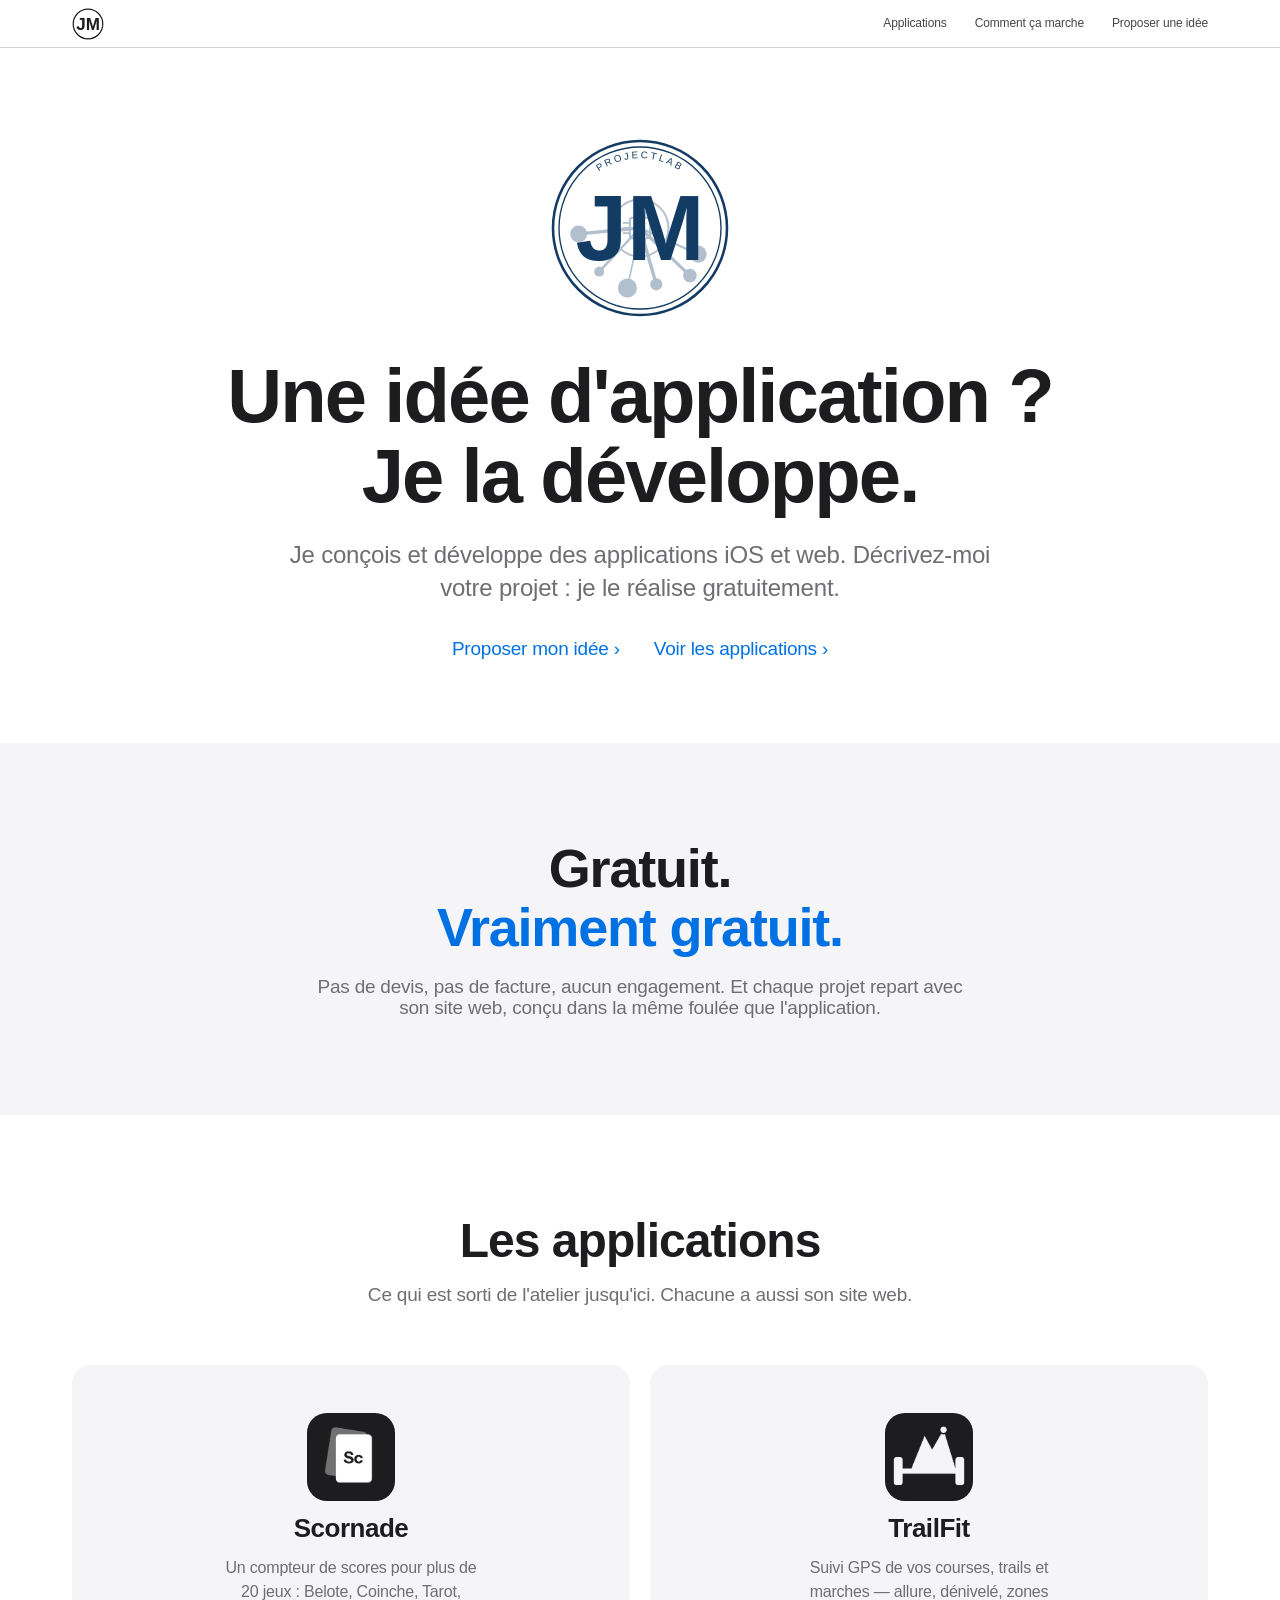
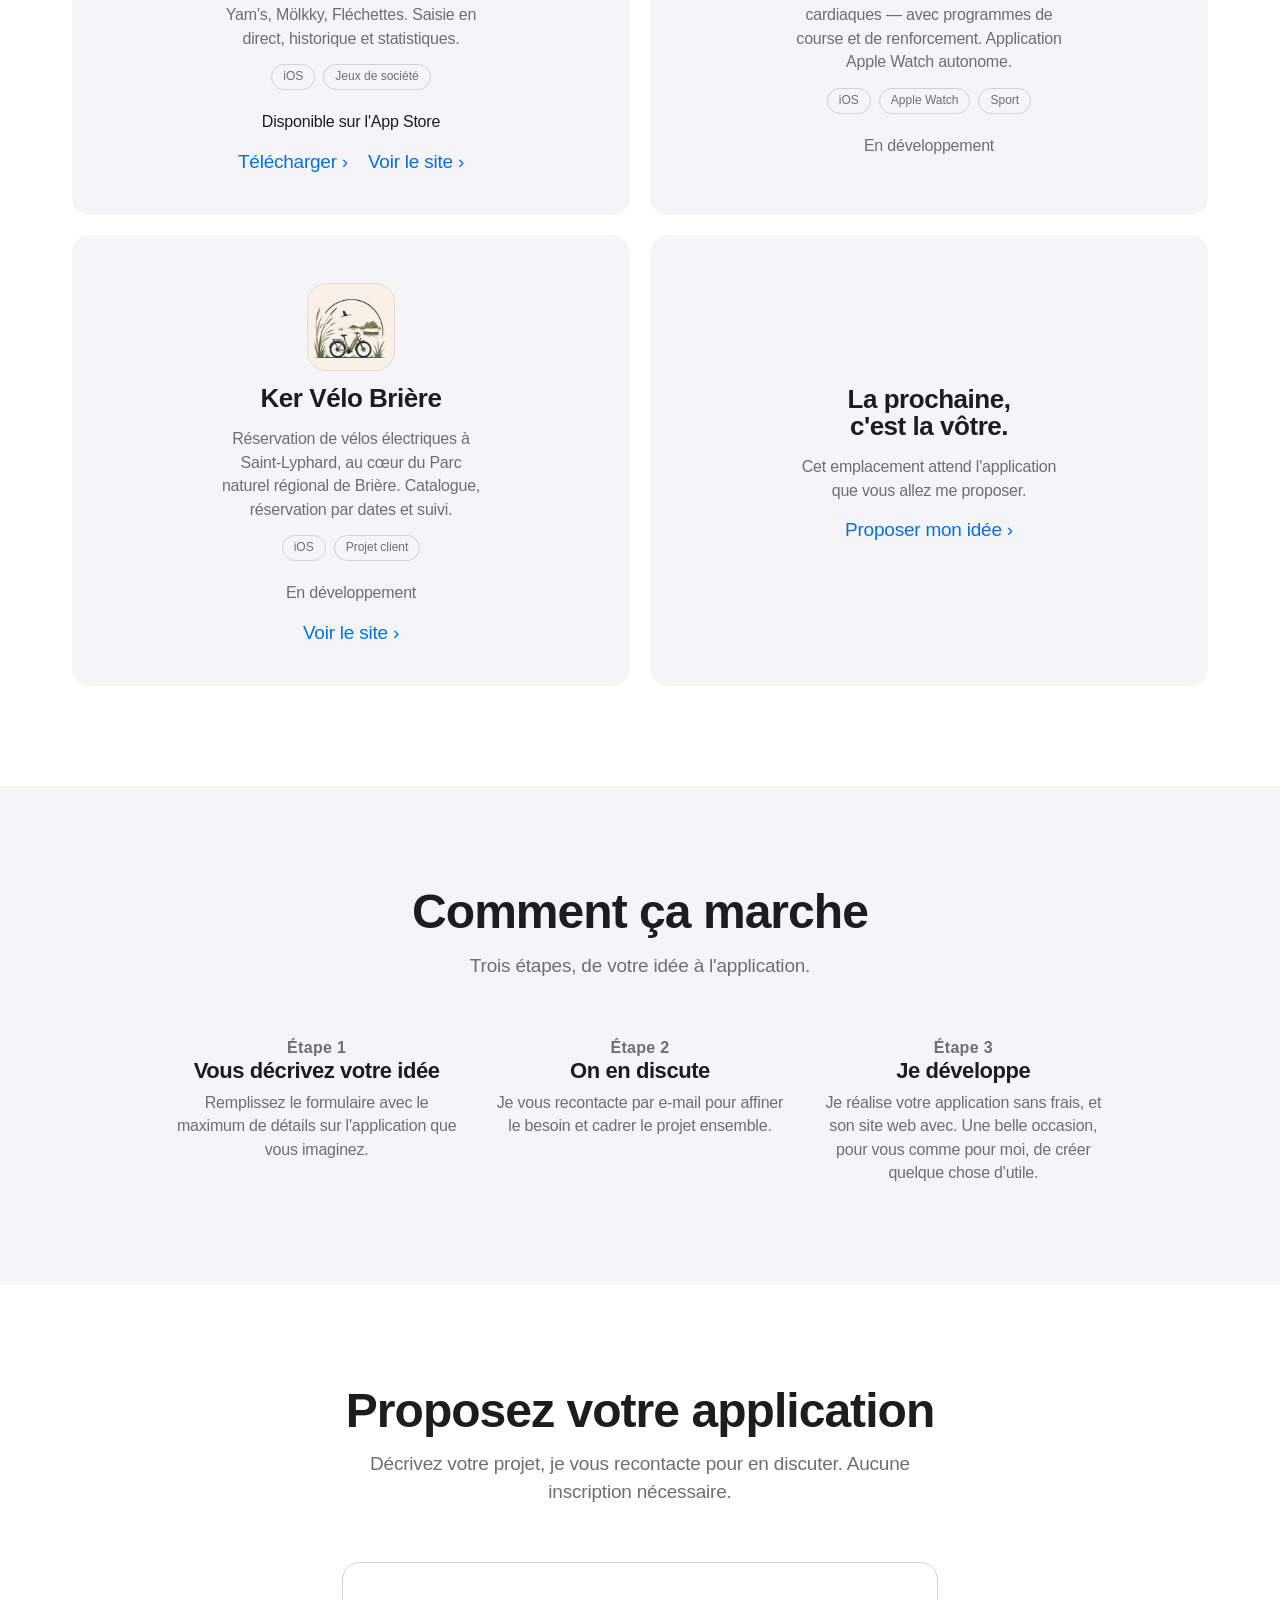
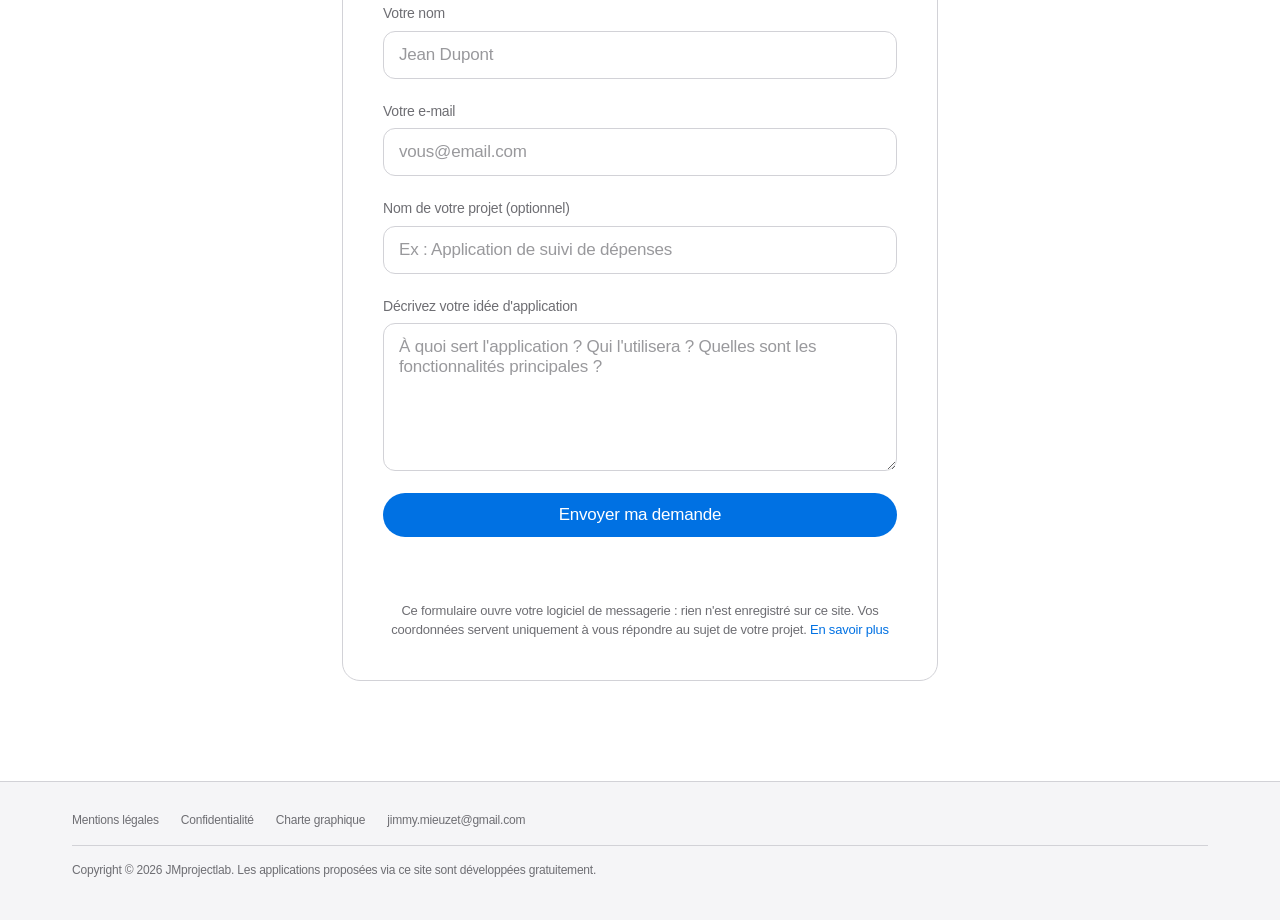
<file: index.html>
<!DOCTYPE html>
<html lang="fr">
<head>
<meta charset="UTF-8">
<meta name="viewport" content="width=device-width, initial-scale=1.0">
<title>JMprojectlab — Applications & Créations</title>
<meta name="description" content="Découvrez mes applications et proposez-moi votre idée : je la développe gratuitement.">
<meta name="theme-color" content="#ffffff" media="(prefers-color-scheme: light)">
<meta name="theme-color" content="#000000" media="(prefers-color-scheme: dark)">
<link rel="icon" type="image/svg+xml" href="brand/logo-mark-small-ink.svg">
<link rel="icon" type="image/png" sizes="32x32" href="brand/favicon-32.png">
<link rel="icon" type="image/png" sizes="16x16" href="brand/favicon-16.png">
<link rel="apple-touch-icon" href="brand/apple-touch-icon.png">
<link rel="stylesheet" href="style.css">
</head>
<body>

<header class="site-header">
  <div class="header-inner">
    <a href="#top" class="logo" aria-label="JMprojectlab, accueil">
      <img class="logo-light" src="brand/logo-mark-small-ink.svg" alt="">
      <img class="logo-dark" src="brand/logo-mark-small-white.svg" alt="">
    </a>
    <nav>
      <a href="#apps">Applications</a>
      <a href="#comment">Comment ça marche</a>
      <a href="#demande">Proposer une idée</a>
    </nav>
  </div>
</header>

<main id="top">

  <section class="hero">
    <div class="container">
      <img class="hero-logo hero-logo--light" src="brand/logo-mark.svg" alt="JMprojectlab" width="180" height="180">
      <img class="hero-logo hero-logo--dark" src="brand/logo-mark-white.svg" alt="JMprojectlab" width="180" height="180">
      <h1>Une idée d'application ?<br>Je la développe.</h1>
      <p class="lead">
        Je conçois et développe des applications iOS et web. Décrivez-moi votre
        projet : je le réalise gratuitement.
      </p>
      <div class="hero-actions">
        <a href="#demande" class="link-arrow">Proposer mon idée</a>
        <a href="#apps" class="link-arrow">Voir les applications</a>
      </div>
    </div>
  </section>

  <section class="statement">
    <div class="container">
      <p>Gratuit.<br><span class="free">Vraiment gratuit.</span></p>
      <p class="sub">
        Pas de devis, pas de facture, aucun engagement. Et chaque projet repart
        avec son site web, conçu dans la même foulée que l'application.
      </p>
    </div>
  </section>

  <section id="apps" class="section">
    <div class="container-wide">
      <div class="section-head">
        <h2>Les applications</h2>
        <p>Ce qui est sorti de l'atelier jusqu'ici. Chacune a aussi son site web.</p>
      </div>

      <div class="apps-grid">

        <article class="app-card">
          <img class="app-icon-img" src="apps/scornade-icon.png" alt="Icône de Scornade">
          <h3>Scornade</h3>
          <p>Un compteur de scores pour plus de 20 jeux : Belote, Coinche, Tarot, Yam's, Mölkky, Fléchettes. Saisie en direct, historique et statistiques.</p>
          <div class="app-tags"><span>iOS</span><span>Jeux de société</span></div>
          <p class="app-status app-status--live">Disponible sur l'App&nbsp;Store</p>
          <div class="app-links">
            <a class="link-arrow" href="https://apps.apple.com/app/id6802812197">Télécharger</a>
            <a class="link-arrow" href="https://jmprojectlab.github.io/Scornade/">Voir le site</a>
          </div>
        </article>

        <article class="app-card">
          <img class="app-icon-img" src="apps/trailfit-icon.png" alt="Icône de TrailFit">
          <h3>TrailFit</h3>
          <p>Suivi GPS de vos courses, trails et marches — allure, dénivelé, zones cardiaques — avec programmes de course et de renforcement. Application Apple&nbsp;Watch autonome.</p>
          <div class="app-tags"><span>iOS</span><span>Apple Watch</span><span>Sport</span></div>
          <p class="app-status">En développement</p>
        </article>

        <article class="app-card">
          <img class="app-icon-img" src="apps/velobriere-icon.png" alt="Icône de Ker Vélo Brière">
          <h3>Ker Vélo Brière</h3>
          <p>Réservation de vélos électriques à Saint-Lyphard, au cœur du Parc naturel régional de Brière. Catalogue, réservation par dates et suivi.</p>
          <div class="app-tags"><span>iOS</span><span>Projet client</span></div>
          <p class="app-status">En développement</p>
          <a class="link-arrow" href="https://jmprojectlab.github.io/Velobriere/">Voir le site</a>
        </article>

        <article class="app-card app-card--placeholder">
          <h3>La prochaine,<br>c'est la vôtre.</h3>
          <p>Cet emplacement attend l'application que vous allez me proposer.</p>
          <a href="#demande" class="link-arrow">Proposer mon idée</a>
        </article>

      </div>
    </div>
  </section>

  <section id="comment" class="section section-alt">
    <div class="container">
      <div class="section-head">
        <h2>Comment ça marche</h2>
        <p>Trois étapes, de votre idée à l'application.</p>
      </div>

      <div class="steps">
        <div class="step">
          <p class="step-num">Étape 1</p>
          <h3>Vous décrivez votre idée</h3>
          <p>Remplissez le formulaire avec le maximum de détails sur l'application que vous imaginez.</p>
        </div>
        <div class="step">
          <p class="step-num">Étape 2</p>
          <h3>On en discute</h3>
          <p>Je vous recontacte par e-mail pour affiner le besoin et cadrer le projet ensemble.</p>
        </div>
        <div class="step">
          <p class="step-num">Étape 3</p>
          <h3>Je développe</h3>
          <p>Je réalise votre application sans frais, et son site web avec. Une belle occasion, pour vous comme pour moi, de créer quelque chose d'utile.</p>
        </div>
      </div>
    </div>
  </section>

  <section id="demande" class="section">
    <div class="container form-section">
      <div class="section-head">
        <h2>Proposez votre application</h2>
        <p>Décrivez votre projet, je vous recontacte pour en discuter. Aucune inscription nécessaire.</p>
      </div>

      <form id="request-form" class="request-form">
        <div class="form-row">
          <label for="name">Votre nom</label>
          <input type="text" id="name" name="name" placeholder="Jean Dupont" required>
        </div>

        <div class="form-row">
          <label for="email">Votre e-mail</label>
          <input type="email" id="email" name="email" placeholder="vous@email.com" required>
        </div>

        <div class="form-row">
          <label for="app-name">Nom de votre projet (optionnel)</label>
          <input type="text" id="app-name" name="app-name" placeholder="Ex : Application de suivi de dépenses">
        </div>

        <div class="form-row">
          <label for="description">Décrivez votre idée d'application</label>
          <textarea id="description" name="description" rows="6" placeholder="À quoi sert l'application ? Qui l'utilisera ? Quelles sont les fonctionnalités principales ?" required></textarea>
        </div>

        <button type="submit" class="btn btn-full">Envoyer ma demande</button>
        <p id="form-note" class="form-note"></p>
        <p class="form-legal">
          Ce formulaire ouvre votre logiciel de messagerie : rien n'est enregistré sur ce
          site. Vos coordonnées servent uniquement à vous répondre au sujet de votre projet.
          <a href="confidentialite.html">En savoir plus</a>
        </p>
      </form>
    </div>
  </section>

</main>

<footer class="site-footer">
  <div class="footer-inner">
    <div class="footer-links">
      <a href="mentions-legales.html">Mentions légales</a>
      <a href="confidentialite.html">Confidentialité</a>
      <a href="brand/charte.html">Charte graphique</a>
      <a href="mailto:jimmy.mieuzet@gmail.com">jimmy.mieuzet@gmail.com</a>
    </div>
    <p class="footer-copy">
      Copyright &copy; <span id="year"></span> JMprojectlab. Les applications proposées
      via ce site sont développées gratuitement.
    </p>
  </div>
</footer>

<script src="script.js"></script>
</body>
</html>
</file>
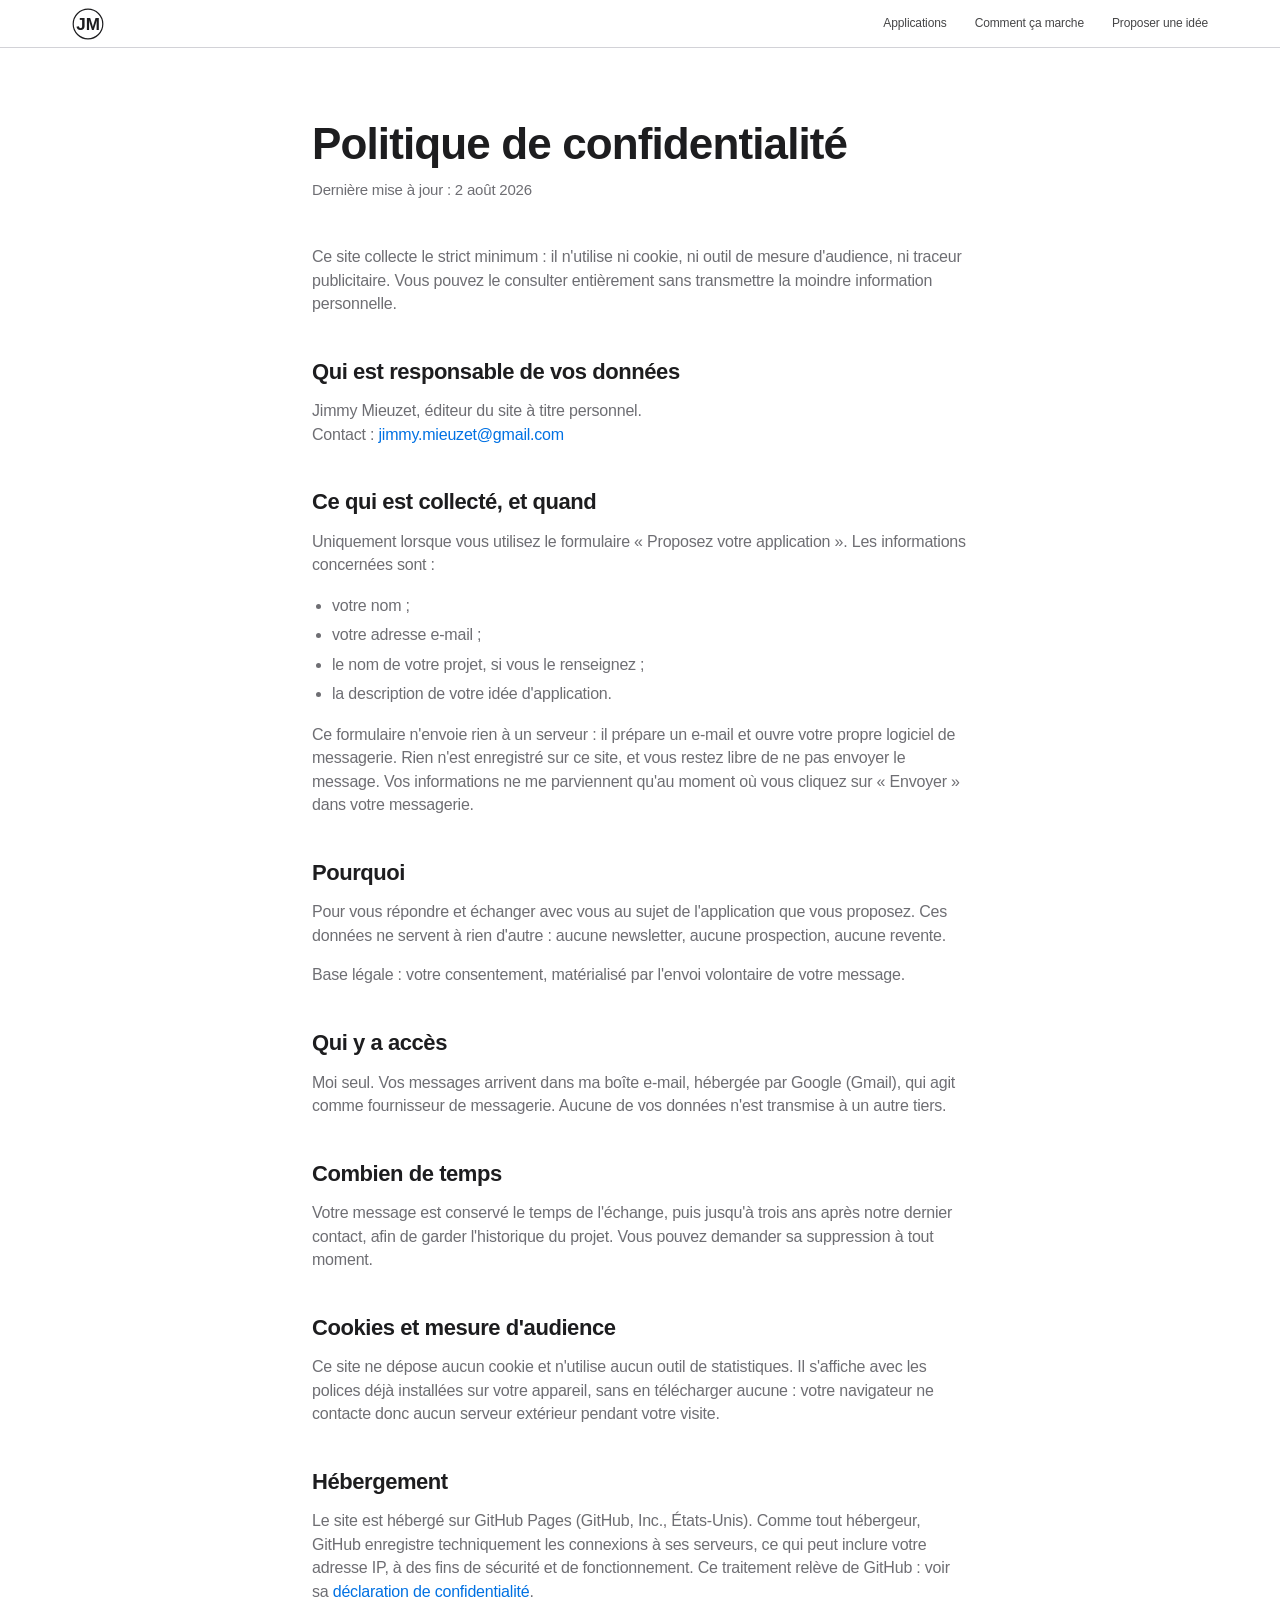
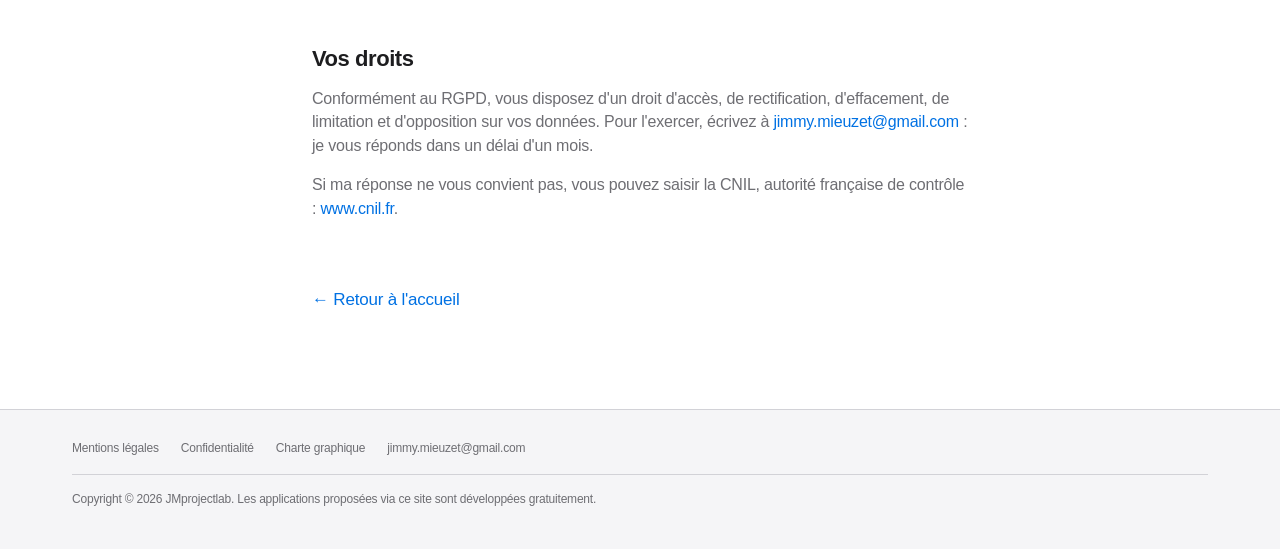
<file: confidentialite.html>
<!DOCTYPE html>
<html lang="fr">
<head>
<meta charset="UTF-8">
<meta name="viewport" content="width=device-width, initial-scale=1.0">
<title>Politique de confidentialité — JMprojectlab</title>
<meta name="description" content="Quelles données sont collectées sur JMprojectlab, pourquoi, et comment exercer vos droits.">
<meta name="robots" content="noindex">
<meta name="theme-color" content="#ffffff" media="(prefers-color-scheme: light)">
<meta name="theme-color" content="#000000" media="(prefers-color-scheme: dark)">
<link rel="icon" type="image/svg+xml" href="brand/logo-mark-small-ink.svg">
<link rel="icon" type="image/png" sizes="32x32" href="brand/favicon-32.png">
<link rel="icon" type="image/png" sizes="16x16" href="brand/favicon-16.png">
<link rel="apple-touch-icon" href="brand/apple-touch-icon.png">
<link rel="stylesheet" href="style.css">
</head>
<body>

<header class="site-header">
  <div class="container header-inner">
    <a href="index.html" class="logo" aria-label="JMprojectlab, accueil">
      <img class="logo-light" src="brand/logo-mark-small-ink.svg" alt="">
      <img class="logo-dark" src="brand/logo-mark-small-white.svg" alt="">
    </a>
    <nav>
      <a href="index.html#apps">Applications</a>
      <a href="index.html#comment">Comment ça marche</a>
      <a href="index.html#demande">Proposer une idée</a>
    </nav>
  </div>
</header>

<main class="legal">
  <div class="container legal-inner">

    <h1>Politique de confidentialité</h1>
    <p class="updated">Dernière mise à jour : 2 août 2026</p>

    <p>
      Ce site collecte le strict minimum : il n'utilise ni cookie, ni outil de mesure
      d'audience, ni traceur publicitaire. Vous pouvez le consulter entièrement sans
      transmettre la moindre information personnelle.
    </p>

    <h2>Qui est responsable de vos données</h2>
    <p>
      Jimmy Mieuzet, éditeur du site à titre personnel.<br>
      Contact : <a href="mailto:jimmy.mieuzet@gmail.com">jimmy.mieuzet@gmail.com</a>
    </p>

    <h2>Ce qui est collecté, et quand</h2>
    <p>
      Uniquement lorsque vous utilisez le formulaire « Proposez votre application ».
      Les informations concernées sont :
    </p>
    <ul>
      <li>votre nom ;</li>
      <li>votre adresse e-mail ;</li>
      <li>le nom de votre projet, si vous le renseignez ;</li>
      <li>la description de votre idée d'application.</li>
    </ul>
    <p>
      Ce formulaire n'envoie rien à un serveur : il prépare un e-mail et ouvre votre
      propre logiciel de messagerie. Rien n'est enregistré sur ce site, et vous restez
      libre de ne pas envoyer le message. Vos informations ne me parviennent qu'au
      moment où vous cliquez sur « Envoyer » dans votre messagerie.
    </p>

    <h2>Pourquoi</h2>
    <p>
      Pour vous répondre et échanger avec vous au sujet de l'application que vous
      proposez. Ces données ne servent à rien d'autre : aucune newsletter, aucune
      prospection, aucune revente.
    </p>
    <p>
      Base légale : votre consentement, matérialisé par l'envoi volontaire de votre
      message.
    </p>

    <h2>Qui y a accès</h2>
    <p>
      Moi seul. Vos messages arrivent dans ma boîte e-mail, hébergée par Google
      (Gmail), qui agit comme fournisseur de messagerie. Aucune de vos données n'est
      transmise à un autre tiers.
    </p>

    <h2>Combien de temps</h2>
    <p>
      Votre message est conservé le temps de l'échange, puis jusqu'à trois ans après
      notre dernier contact, afin de garder l'historique du projet. Vous pouvez
      demander sa suppression à tout moment.
    </p>

    <h2>Cookies et mesure d'audience</h2>
    <p>
      Ce site ne dépose aucun cookie et n'utilise aucun outil de statistiques. Il
      s'affiche avec les polices déjà installées sur votre appareil, sans en
      télécharger aucune : votre navigateur ne contacte donc aucun serveur extérieur
      pendant votre visite.
    </p>

    <h2>Hébergement</h2>
    <p>
      Le site est hébergé sur GitHub Pages (GitHub, Inc., États-Unis). Comme tout
      hébergeur, GitHub enregistre techniquement les connexions à ses serveurs, ce qui
      peut inclure votre adresse IP, à des fins de sécurité et de fonctionnement. Ce
      traitement relève de GitHub : voir sa
      <a href="https://docs.github.com/fr/site-policy/privacy-policies/github-general-privacy-statement" target="_blank" rel="noopener">déclaration de confidentialité</a>.
    </p>

    <h2>Vos droits</h2>
    <p>
      Conformément au RGPD, vous disposez d'un droit d'accès, de rectification,
      d'effacement, de limitation et d'opposition sur vos données. Pour l'exercer,
      écrivez à <a href="mailto:jimmy.mieuzet@gmail.com">jimmy.mieuzet@gmail.com</a> :
      je vous réponds dans un délai d'un mois.
    </p>
    <p>
      Si ma réponse ne vous convient pas, vous pouvez saisir la CNIL, autorité
      française de contrôle :
      <a href="https://www.cnil.fr" target="_blank" rel="noopener">www.cnil.fr</a>.
    </p>

    <a class="back" href="index.html">← Retour à l'accueil</a>

  </div>
</main>

<footer class="site-footer">
  <div class="footer-inner">
    <div class="footer-links">
      <a href="mentions-legales.html">Mentions légales</a>
      <a href="confidentialite.html">Confidentialité</a>
      <a href="brand/charte.html">Charte graphique</a>
      <a href="mailto:jimmy.mieuzet@gmail.com">jimmy.mieuzet@gmail.com</a>
    </div>
    <p class="footer-copy">
      Copyright &copy; <span id="year"></span> JMprojectlab. Les applications proposées
      via ce site sont développées gratuitement.
    </p>
  </div>
</footer>

<script>document.getElementById("year").textContent = new Date().getFullYear();</script>
</body>
</html>
</file>
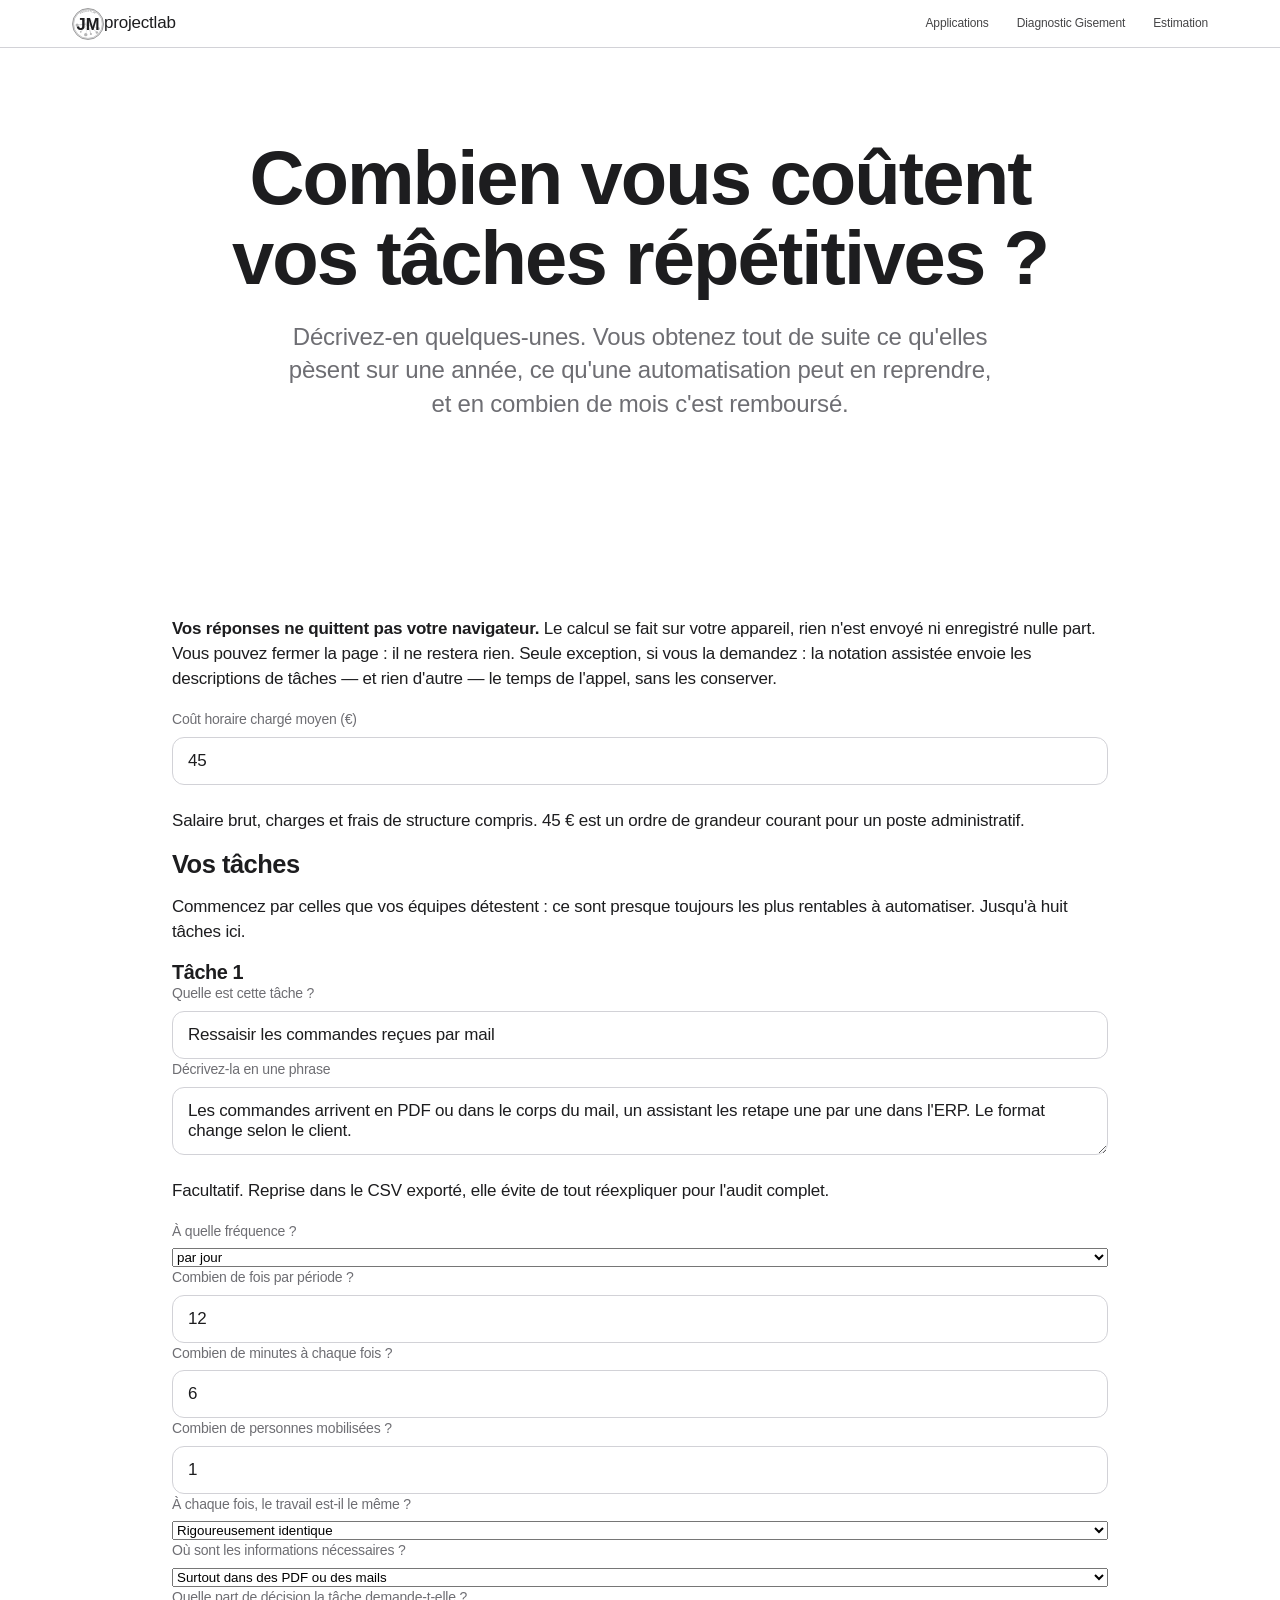
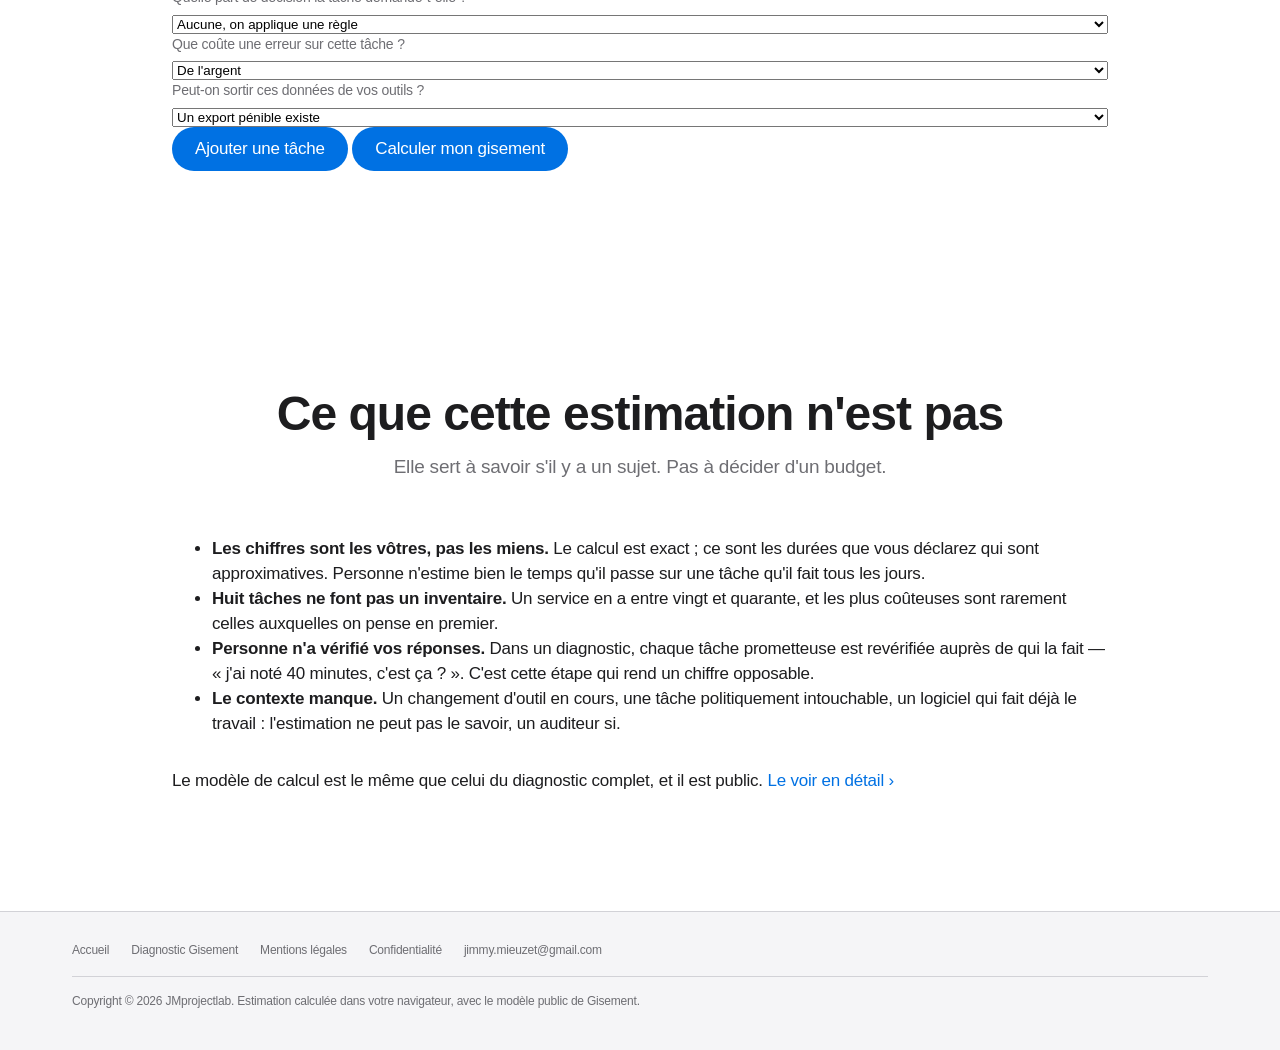
<file: estimation.html>
<!DOCTYPE html>
<html lang="fr">
<head>
<meta charset="UTF-8">
<meta name="viewport" content="width=device-width, initial-scale=1.0">
<title>Estimez votre gisement — JMprojectlab</title>
<meta name="description" content="Décrivez vos tâches répétitives et obtenez tout de suite ce qu'elles coûtent par an, ce que l'IA peut en récupérer et en combien de mois c'est remboursé. Sans inscription, sans envoi de données.">
<meta name="theme-color" content="#ffffff" media="(prefers-color-scheme: light)">
<meta name="theme-color" content="#000000" media="(prefers-color-scheme: dark)">
<link rel="icon" type="image/svg+xml" href="brand/logo-mark-ink.svg">
<link rel="stylesheet" href="style.css">
</head>
<body>

<header class="site-header">
  <div class="header-inner">
    <a href="index.html" class="logo" aria-label="JMprojectlab, accueil">
      <img class="logo-light" src="brand/logo-mark-ink.svg" alt="">
      <img class="logo-dark" src="brand/logo-mark-white.svg" alt="">
      <span class="logo-word">projectlab</span>
    </a>
    <nav>
      <a href="index.html#apps">Applications</a>
      <a href="gisement.html">Diagnostic Gisement</a>
      <a href="estimation.html">Estimation</a>
    </nav>
  </div>
</header>

<main id="top">

  <section class="hero">
    <div class="container">
      <h1>Combien vous coûtent<br>vos tâches répétitives ?</h1>
      <p class="lead">
        Décrivez-en quelques-unes. Vous obtenez tout de suite ce qu'elles pèsent
        sur une année, ce qu'une automatisation peut en reprendre, et en combien
        de mois c'est remboursé.
      </p>
    </div>
  </section>

  <section class="section">
    <div class="container form-section-large">

      <p class="confidentialite">
        <strong>Vos réponses ne quittent pas votre navigateur.</strong> Le calcul se
        fait sur votre appareil, rien n'est envoyé ni enregistré nulle part. Vous
        pouvez fermer la page : il ne restera rien. Seule exception, si vous la
        demandez : la notation assistée envoie les descriptions de tâches — et
        rien d'autre — le temps de l'appel, sans les conserver.
      </p>

      <div class="bloc-reglages">
        <div class="form-row">
          <label for="cout-horaire">Coût horaire chargé moyen (€)</label>
          <input type="number" id="cout-horaire" value="45" min="1" max="500" step="1">
          <p class="aide">Salaire brut, charges et frais de structure compris. 45 € est un ordre de grandeur courant pour un poste administratif.</p>
        </div>
      </div>

      <h2 class="titre-liste">Vos tâches</h2>
      <p class="aide aide-large">
        Commencez par celles que vos équipes détestent : ce sont presque toujours
        les plus rentables à automatiser. Jusqu'à huit tâches ici.
      </p>

      <div id="liste-taches"></div>

      <div id="bloc-ia" class="bloc-ia" hidden>
        <h3>Laisser l'IA noter d'après vos descriptions</h3>
        <p>
          Les cinq questions par tâche sont les plus difficiles à trancher quand on
          n'a pas l'habitude. Décrivez la tâche en une phrase et Claude propose les
          notes, une approche technique et le risque principal — <strong>vous gardez
          la main :</strong> tout reste modifiable ensuite.
        </p>
        <div id="turnstile" class="turnstile"></div>
        <button type="button" id="noter-ia" class="btn btn-secondaire" disabled>Faire noter mes tâches</button>
        <p id="message-ia" class="message-formulaire" role="status"></p>
      </div>

      <div class="actions-formulaire">
        <button type="button" id="ajouter" class="btn btn-secondaire">Ajouter une tâche</button>
        <button type="button" id="calculer" class="btn">Calculer mon gisement</button>
      </div>
      <p id="message" class="message-formulaire" role="status"></p>

    </div>
  </section>

  <section id="resultat" class="section section-alt" hidden>
    <div class="container-wide">
      <div class="section-head">
        <h2>Votre estimation</h2>
        <p id="resume-tete"></p>
      </div>

      <div class="chiffres" id="chiffres"></div>

      <div id="vagues"></div>

      <div class="actions-formulaire actions-resultat">
        <button type="button" id="telecharger" class="btn btn-secondaire">Télécharger mon inventaire (CSV)</button>
        <a href="exemple-audit.html" class="btn btn-secondaire">Voir un audit complet</a>
        <a href="gisement.html#contact" class="btn">Parler du diagnostic complet</a>
      </div>
      <p class="aide aide-large centre">
        Le CSV contient vos réponses au format attendu par l'outil qui produit
        l'audit complet. Gardez-le : il évite de tout ressaisir.
      </p>
    </div>
  </section>

  <section class="section">
    <div class="container">
      <div class="section-head">
        <h2>Ce que cette estimation n'est pas</h2>
        <p>Elle sert à savoir s'il y a un sujet. Pas à décider d'un budget.</p>
      </div>

      <div class="prose">
        <ul class="limites">
          <li><strong>Les chiffres sont les vôtres, pas les miens.</strong> Le calcul est exact ; ce sont les durées que vous déclarez qui sont approximatives. Personne n'estime bien le temps qu'il passe sur une tâche qu'il fait tous les jours.</li>
          <li><strong>Huit tâches ne font pas un inventaire.</strong> Un service en a entre vingt et quarante, et les plus coûteuses sont rarement celles auxquelles on pense en premier.</li>
          <li><strong>Personne n'a vérifié vos réponses.</strong> Dans un diagnostic, chaque tâche prometteuse est revérifiée auprès de qui la fait — « j'ai noté 40 minutes, c'est ça ? ». C'est cette étape qui rend un chiffre opposable.</li>
          <li><strong>Le contexte manque.</strong> Un changement d'outil en cours, une tâche politiquement intouchable, un logiciel qui fait déjà le travail : l'estimation ne peut pas le savoir, un auditeur si.</li>
        </ul>

        <p style="margin-top:32px">
          Le modèle de calcul est le même que celui du diagnostic complet, et il est
          public.
          <a class="link-arrow" style="font-size:17px" href="https://github.com/JMProjectlab/Gisement/blob/main/docs/modele-de-calcul.md">Le voir en détail</a>
        </p>
      </div>
    </div>
  </section>

</main>

<footer class="site-footer">
  <div class="footer-inner">
    <div class="footer-links">
      <a href="index.html">Accueil</a>
      <a href="gisement.html">Diagnostic Gisement</a>
      <a href="mentions-legales.html">Mentions légales</a>
      <a href="confidentialite.html">Confidentialité</a>
      <a href="mailto:jimmy.mieuzet@gmail.com">jimmy.mieuzet@gmail.com</a>
    </div>
    <p class="footer-copy">
      Copyright &copy; <span id="year"></span> JMprojectlab. Estimation calculée dans
      votre navigateur, avec le
      <a href="https://github.com/JMProjectlab/Gisement">modèle public de Gisement</a>.
    </p>
  </div>
</footer>

<script src="gisement-modele.js"></script>
<script src="estimation.js"></script>
<script src="script.js"></script>
</body>
</html>
</file>
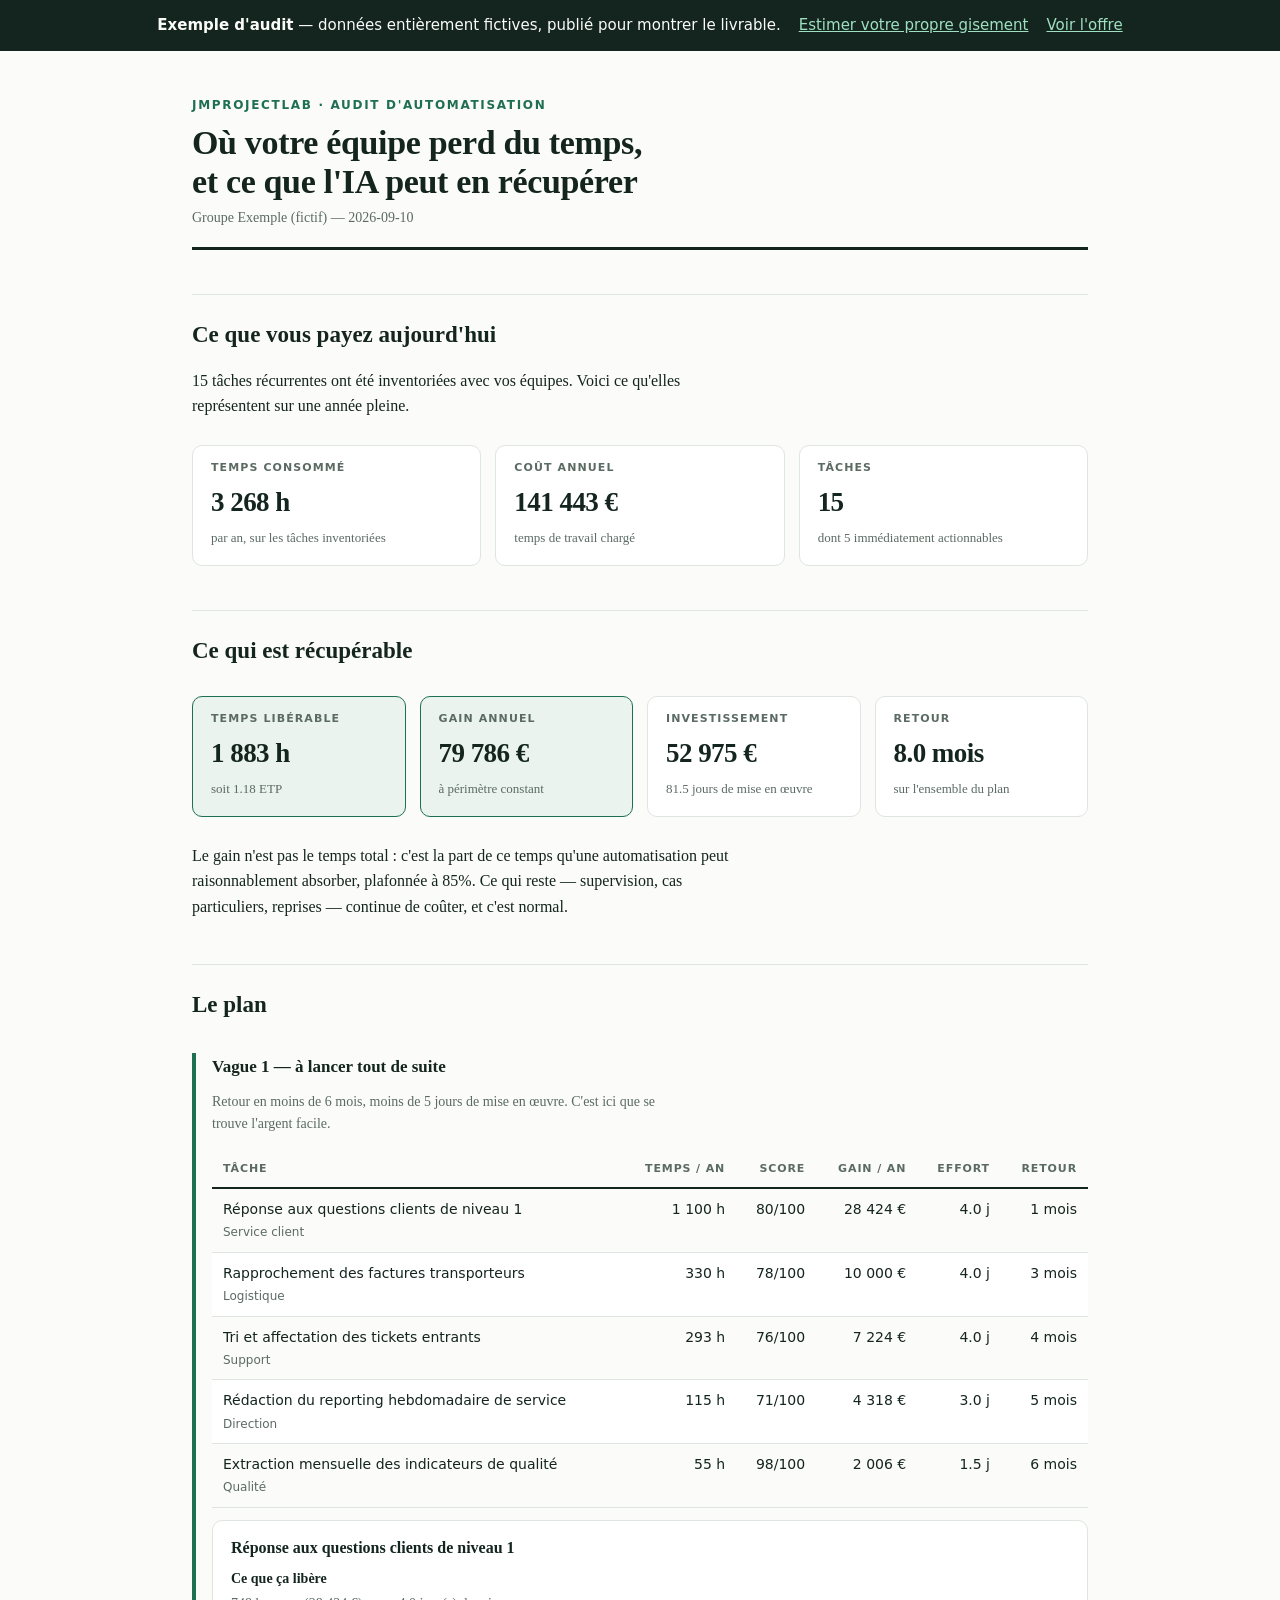
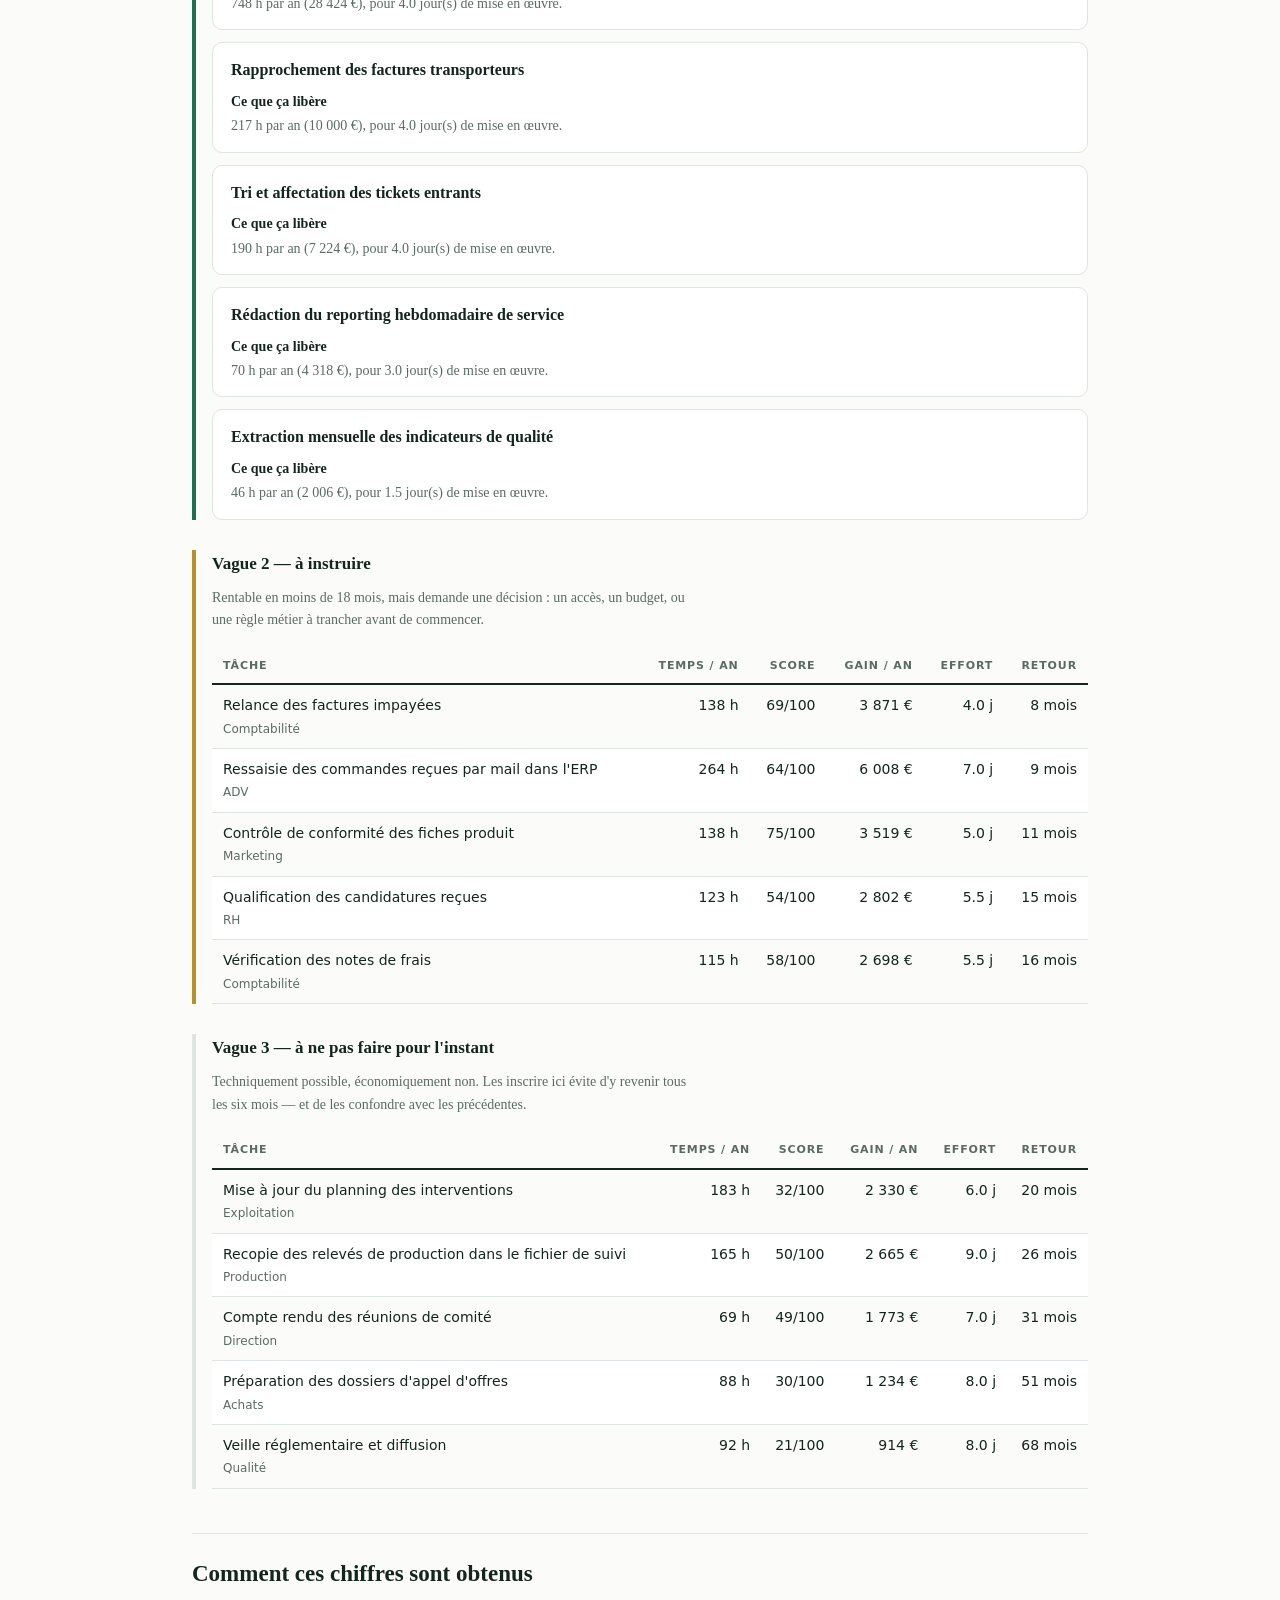
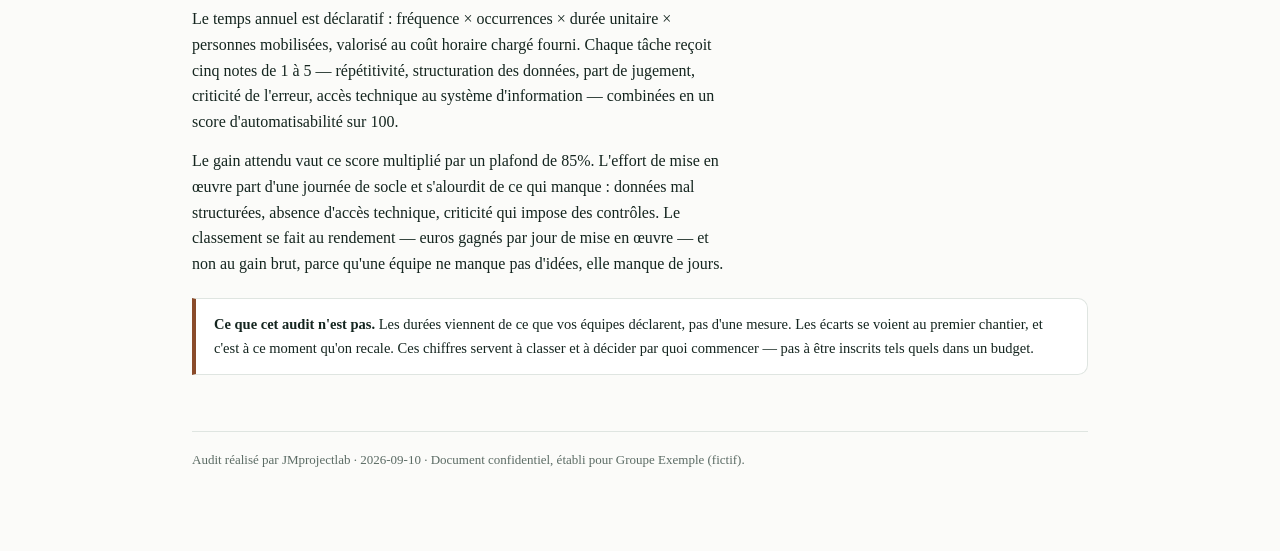
<file: exemple-audit.html>
<!DOCTYPE html>
<html lang="fr">
<head>
<meta charset="utf-8">
<meta name="viewport" content="width=device-width, initial-scale=1">
<link rel="icon" type="image/svg+xml" href="brand/logo-mark-ink.svg">
<title>Exemple d'audit — JMprojectlab</title>
<meta name="description" content="Un exemple complet du rapport remis à la fin d'un Diagnostic Gisement, sur des données fictives.">
<style>
:root{--encre:#14251f;--doux:#5b6b64;--trait:#dfe5e1;--fond:#fbfbf9;
--accent:#1f6f52;--accent-doux:#eaf3ee;--alerte:#8a4b2a;}
*{box-sizing:border-box}
body{margin:0;background:var(--fond);color:var(--encre);
font:16px/1.6 "Iowan Old Style","Palatino Linotype",Palatino,Georgia,serif;}
.page{max-width:960px;margin:0 auto;padding:48px 32px 80px}
header{border-bottom:3px solid var(--encre);padding-bottom:18px;margin-bottom:36px}
.sur{font:600 12px/1 ui-sans-serif,system-ui,sans-serif;letter-spacing:.14em;
text-transform:uppercase;color:var(--accent)}
h1{font-size:34px;line-height:1.15;margin:12px 0 6px;letter-spacing:-.01em}
.meta{color:var(--doux);font-size:14px}
h2{font-size:23px;margin:44px 0 14px;padding-top:22px;border-top:1px solid var(--trait)}
h3{font-size:17px;margin:28px 0 10px}
p{margin:0 0 14px;max-width:68ch}
.chiffres{display:grid;grid-template-columns:repeat(auto-fit,minmax(190px,1fr));gap:14px;margin:26px 0}
.carte{border:1px solid var(--trait);background:#fff;border-radius:10px;padding:16px 18px}
.carte.fort{border-color:var(--accent);background:var(--accent-doux)}
.carte .k{font:600 11px/1 ui-sans-serif,system-ui,sans-serif;letter-spacing:.1em;
text-transform:uppercase;color:var(--doux)}
.carte .v{font-size:27px;font-weight:600;margin-top:8px;letter-spacing:-.02em}
.carte .n{font-size:13px;color:var(--doux);margin-top:4px}
.tableau{overflow-x:auto;margin:16px 0 8px}
table{border-collapse:collapse;width:100%;font-size:14px;
font-family:ui-sans-serif,system-ui,sans-serif}
th,td{padding:9px 11px;text-align:left;border-bottom:1px solid var(--trait);vertical-align:top}
th{font-size:11px;letter-spacing:.08em;text-transform:uppercase;color:var(--doux);
white-space:nowrap;border-bottom:2px solid var(--encre)}
td.n,th.n{text-align:right;white-space:nowrap;font-variant-numeric:tabular-nums}
tbody tr:nth-child(even){background:#fff}
.vague{border-left:4px solid var(--accent);padding-left:16px;margin:30px 0}
.vague.v2{border-left-color:#b8912f}
.vague.v3{border-left-color:var(--trait)}
.vague h3{margin-top:0}
.vague .sous{color:var(--doux);font-size:14px;margin-bottom:10px}
.detail{border:1px solid var(--trait);background:#fff;border-radius:10px;
padding:14px 18px;margin:12px 0}
.detail .titre{font-weight:600;margin-bottom:6px}
.detail dl{margin:0;font-size:14px;color:var(--doux)}
.detail dt{font-weight:600;color:var(--encre);margin-top:8px}
.detail dd{margin:2px 0 0}
.note{background:#fff;border:1px solid var(--trait);border-left:4px solid var(--alerte);
border-radius:0 10px 10px 0;padding:14px 18px;margin:22px 0;font-size:14.5px}
footer{margin-top:56px;padding-top:18px;border-top:1px solid var(--trait);
color:var(--doux);font-size:13px}
@media print{body{background:#fff}.page{padding:0}h2{page-break-after:avoid}
.detail,.vague,table{page-break-inside:avoid}}
</style>
</head>
<body>
<style>
.bandeau-exemple{
  background:#14251f;color:#fbfbf9;padding:14px 20px;
  font:15px/1.5 ui-sans-serif,system-ui,-apple-system,"Segoe UI",Roboto,sans-serif;
  display:flex;flex-wrap:wrap;gap:8px 18px;align-items:baseline;justify-content:center;
}
.bandeau-exemple a{color:#9fe0c1}
.bandeau-exemple strong{font-weight:600}
@media print{.bandeau-exemple{display:none}}
</style>
<div class="bandeau-exemple">
  <span><strong>Exemple d'audit</strong> — données entièrement fictives, publié pour montrer le livrable.</span>
  <a href="estimation.html">Estimer votre propre gisement</a>
  <a href="gisement.html">Voir l'offre</a>
</div>
<div class="page">
<header>
  <div class="sur">JMprojectlab · Audit d'automatisation</div>
  <h1>Où votre équipe perd du temps,<br>et ce que l'IA peut en récupérer</h1>
  <div class="meta">Groupe Exemple (fictif) — 2026-09-10</div>
</header>

<h2>Ce que vous payez aujourd'hui</h2>
<p>15 tâches récurrentes ont été inventoriées avec vos équipes. Voici ce
qu'elles représentent sur une année pleine.</p>
<div class="chiffres">
  <div class="carte"><div class="k">Temps consommé</div><div class="v">3 268 h</div>
    <div class="n">par an, sur les tâches inventoriées</div></div>
  <div class="carte"><div class="k">Coût annuel</div><div class="v">141 443 €</div>
    <div class="n">temps de travail chargé</div></div>
  <div class="carte"><div class="k">Tâches</div><div class="v">15</div>
    <div class="n">dont 5 immédiatement actionnables</div></div>
</div>

<h2>Ce qui est récupérable</h2>
<div class="chiffres">
  <div class="carte fort"><div class="k">Temps libérable</div><div class="v">1 883 h</div>
    <div class="n">soit 1.18 ETP</div></div>
  <div class="carte fort"><div class="k">Gain annuel</div><div class="v">79 786 €</div>
    <div class="n">à périmètre constant</div></div>
  <div class="carte"><div class="k">Investissement</div><div class="v">52 975 €</div>
    <div class="n">81.5 jours de mise en œuvre</div></div>
  <div class="carte"><div class="k">Retour</div><div class="v">8.0 mois</div>
    <div class="n">sur l'ensemble du plan</div></div>
</div>
<p>Le gain n'est pas le temps total : c'est la part de ce temps qu'une automatisation
peut raisonnablement absorber, plafonnée à 85%. Ce qui reste — supervision,
cas particuliers, reprises — continue de coûter, et c'est normal.</p>

<h2>Le plan</h2>
<div class="vague v1">
<h3>Vague 1 — à lancer tout de suite</h3>
<p class="sous">Retour en moins de 6 mois, moins de 5 jours de mise en œuvre. C&#x27;est ici que se trouve l&#x27;argent facile.</p>
<div class="tableau"><table>
<thead><tr><th>Tâche</th><th class="n">Temps / an</th><th class="n">Score</th>
<th class="n">Gain / an</th><th class="n">Effort</th><th class="n">Retour</th></tr></thead>
<tbody>
<tr><td>Réponse aux questions clients de niveau 1<br><span style='color:var(--doux);font-size:12px'>Service client</span></td><td class='n'>1 100 h</td><td class='n'>80/100</td><td class='n'>28 424 €</td><td class='n'>4.0 j</td><td class='n'>1 mois</td></tr>
<tr><td>Rapprochement des factures transporteurs<br><span style='color:var(--doux);font-size:12px'>Logistique</span></td><td class='n'>330 h</td><td class='n'>78/100</td><td class='n'>10 000 €</td><td class='n'>4.0 j</td><td class='n'>3 mois</td></tr>
<tr><td>Tri et affectation des tickets entrants<br><span style='color:var(--doux);font-size:12px'>Support</span></td><td class='n'>293 h</td><td class='n'>76/100</td><td class='n'>7 224 €</td><td class='n'>4.0 j</td><td class='n'>4 mois</td></tr>
<tr><td>Rédaction du reporting hebdomadaire de service<br><span style='color:var(--doux);font-size:12px'>Direction</span></td><td class='n'>115 h</td><td class='n'>71/100</td><td class='n'>4 318 €</td><td class='n'>3.0 j</td><td class='n'>5 mois</td></tr>
<tr><td>Extraction mensuelle des indicateurs de qualité<br><span style='color:var(--doux);font-size:12px'>Qualité</span></td><td class='n'>55 h</td><td class='n'>98/100</td><td class='n'>2 006 €</td><td class='n'>1.5 j</td><td class='n'>6 mois</td></tr>
</tbody></table></div>
<div class="detail"><div class="titre">Réponse aux questions clients de niveau 1</div><dl><dt>Ce que ça libère</dt><dd>748 h par an (28 424 €), pour 4.0 jour(s) de mise en œuvre.</dd></dl></div>
<div class="detail"><div class="titre">Rapprochement des factures transporteurs</div><dl><dt>Ce que ça libère</dt><dd>217 h par an (10 000 €), pour 4.0 jour(s) de mise en œuvre.</dd></dl></div>
<div class="detail"><div class="titre">Tri et affectation des tickets entrants</div><dl><dt>Ce que ça libère</dt><dd>190 h par an (7 224 €), pour 4.0 jour(s) de mise en œuvre.</dd></dl></div>
<div class="detail"><div class="titre">Rédaction du reporting hebdomadaire de service</div><dl><dt>Ce que ça libère</dt><dd>70 h par an (4 318 €), pour 3.0 jour(s) de mise en œuvre.</dd></dl></div>
<div class="detail"><div class="titre">Extraction mensuelle des indicateurs de qualité</div><dl><dt>Ce que ça libère</dt><dd>46 h par an (2 006 €), pour 1.5 jour(s) de mise en œuvre.</dd></dl></div>
</div>
<div class="vague v2">
<h3>Vague 2 — à instruire</h3>
<p class="sous">Rentable en moins de 18 mois, mais demande une décision : un accès, un budget, ou une règle métier à trancher avant de commencer.</p>
<div class="tableau"><table>
<thead><tr><th>Tâche</th><th class="n">Temps / an</th><th class="n">Score</th>
<th class="n">Gain / an</th><th class="n">Effort</th><th class="n">Retour</th></tr></thead>
<tbody>
<tr><td>Relance des factures impayées<br><span style='color:var(--doux);font-size:12px'>Comptabilité</span></td><td class='n'>138 h</td><td class='n'>69/100</td><td class='n'>3 871 €</td><td class='n'>4.0 j</td><td class='n'>8 mois</td></tr>
<tr><td>Ressaisie des commandes reçues par mail dans l&#x27;ERP<br><span style='color:var(--doux);font-size:12px'>ADV</span></td><td class='n'>264 h</td><td class='n'>64/100</td><td class='n'>6 008 €</td><td class='n'>7.0 j</td><td class='n'>9 mois</td></tr>
<tr><td>Contrôle de conformité des fiches produit<br><span style='color:var(--doux);font-size:12px'>Marketing</span></td><td class='n'>138 h</td><td class='n'>75/100</td><td class='n'>3 519 €</td><td class='n'>5.0 j</td><td class='n'>11 mois</td></tr>
<tr><td>Qualification des candidatures reçues<br><span style='color:var(--doux);font-size:12px'>RH</span></td><td class='n'>123 h</td><td class='n'>54/100</td><td class='n'>2 802 €</td><td class='n'>5.5 j</td><td class='n'>15 mois</td></tr>
<tr><td>Vérification des notes de frais<br><span style='color:var(--doux);font-size:12px'>Comptabilité</span></td><td class='n'>115 h</td><td class='n'>58/100</td><td class='n'>2 698 €</td><td class='n'>5.5 j</td><td class='n'>16 mois</td></tr>
</tbody></table></div>

</div>
<div class="vague v3">
<h3>Vague 3 — à ne pas faire pour l&#x27;instant</h3>
<p class="sous">Techniquement possible, économiquement non. Les inscrire ici évite d&#x27;y revenir tous les six mois — et de les confondre avec les précédentes.</p>
<div class="tableau"><table>
<thead><tr><th>Tâche</th><th class="n">Temps / an</th><th class="n">Score</th>
<th class="n">Gain / an</th><th class="n">Effort</th><th class="n">Retour</th></tr></thead>
<tbody>
<tr><td>Mise à jour du planning des interventions<br><span style='color:var(--doux);font-size:12px'>Exploitation</span></td><td class='n'>183 h</td><td class='n'>32/100</td><td class='n'>2 330 €</td><td class='n'>6.0 j</td><td class='n'>20 mois</td></tr>
<tr><td>Recopie des relevés de production dans le fichier de suivi<br><span style='color:var(--doux);font-size:12px'>Production</span></td><td class='n'>165 h</td><td class='n'>50/100</td><td class='n'>2 665 €</td><td class='n'>9.0 j</td><td class='n'>26 mois</td></tr>
<tr><td>Compte rendu des réunions de comité<br><span style='color:var(--doux);font-size:12px'>Direction</span></td><td class='n'>69 h</td><td class='n'>49/100</td><td class='n'>1 773 €</td><td class='n'>7.0 j</td><td class='n'>31 mois</td></tr>
<tr><td>Préparation des dossiers d&#x27;appel d&#x27;offres<br><span style='color:var(--doux);font-size:12px'>Achats</span></td><td class='n'>88 h</td><td class='n'>30/100</td><td class='n'>1 234 €</td><td class='n'>8.0 j</td><td class='n'>51 mois</td></tr>
<tr><td>Veille réglementaire et diffusion<br><span style='color:var(--doux);font-size:12px'>Qualité</span></td><td class='n'>92 h</td><td class='n'>21/100</td><td class='n'>914 €</td><td class='n'>8.0 j</td><td class='n'>68 mois</td></tr>
</tbody></table></div>

</div>

<h2>Comment ces chiffres sont obtenus</h2>
<p>Le temps annuel est déclaratif : fréquence × occurrences × durée unitaire × personnes
mobilisées, valorisé au coût horaire chargé fourni. Chaque tâche reçoit cinq notes de 1 à 5
— répétitivité, structuration des données, part de jugement, criticité de l'erreur, accès
technique au système d'information — combinées en un score d'automatisabilité sur 100.</p>
<p>Le gain attendu vaut ce score multiplié par un plafond de 85%. L'effort
de mise en œuvre part d'une journée de socle et s'alourdit de ce qui manque : données mal
structurées, absence d'accès technique, criticité qui impose des contrôles. Le classement
se fait au rendement — euros gagnés par jour de mise en œuvre — et non au gain brut, parce
qu'une équipe ne manque pas d'idées, elle manque de jours.</p>
<div class="note"><strong>Ce que cet audit n'est pas.</strong> Les durées viennent de ce que
vos équipes déclarent, pas d'une mesure. Les écarts se voient au premier chantier, et c'est
à ce moment qu'on recale. Ces chiffres servent à classer et à décider par quoi commencer —
pas à être inscrits tels quels dans un budget.</div>

<footer>Audit réalisé par JMprojectlab · 2026-09-10 · Document confidentiel,
établi pour Groupe Exemple (fictif).</footer>
</div>
</body>
</html>
</file>
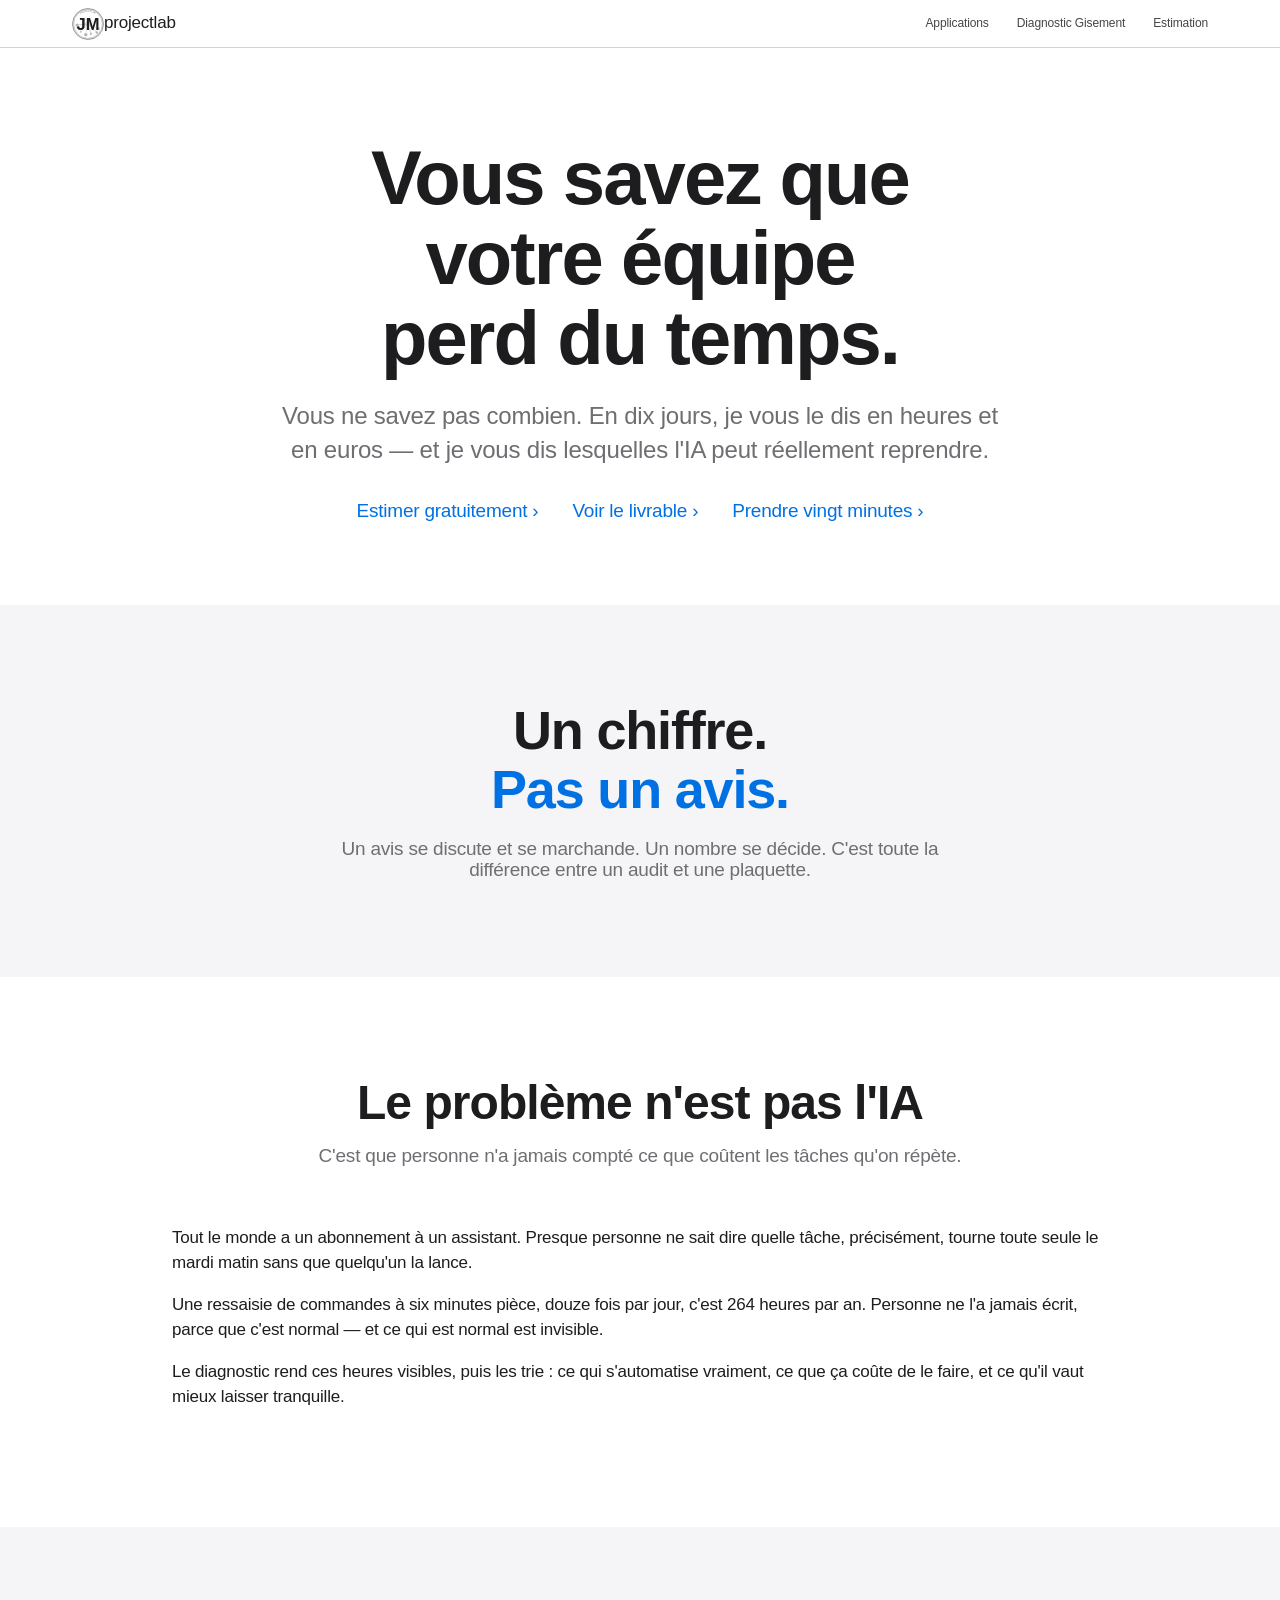
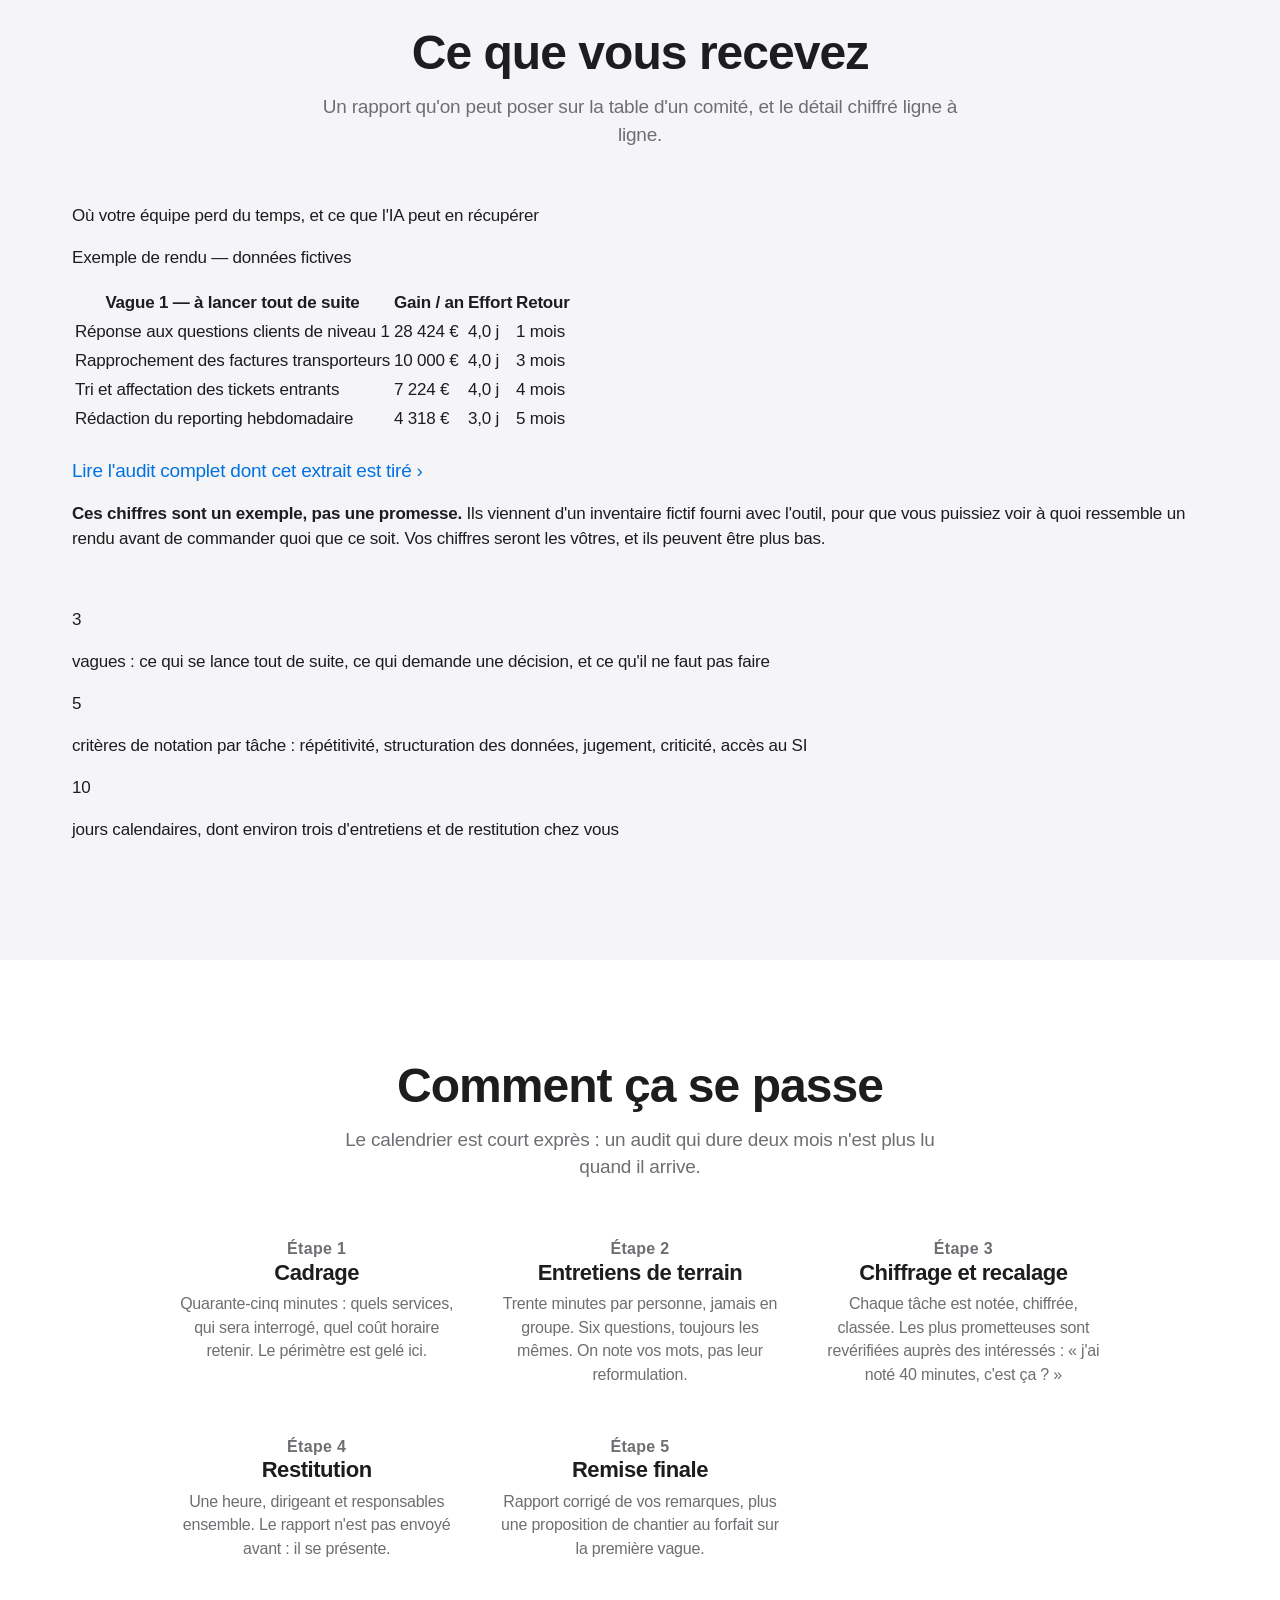
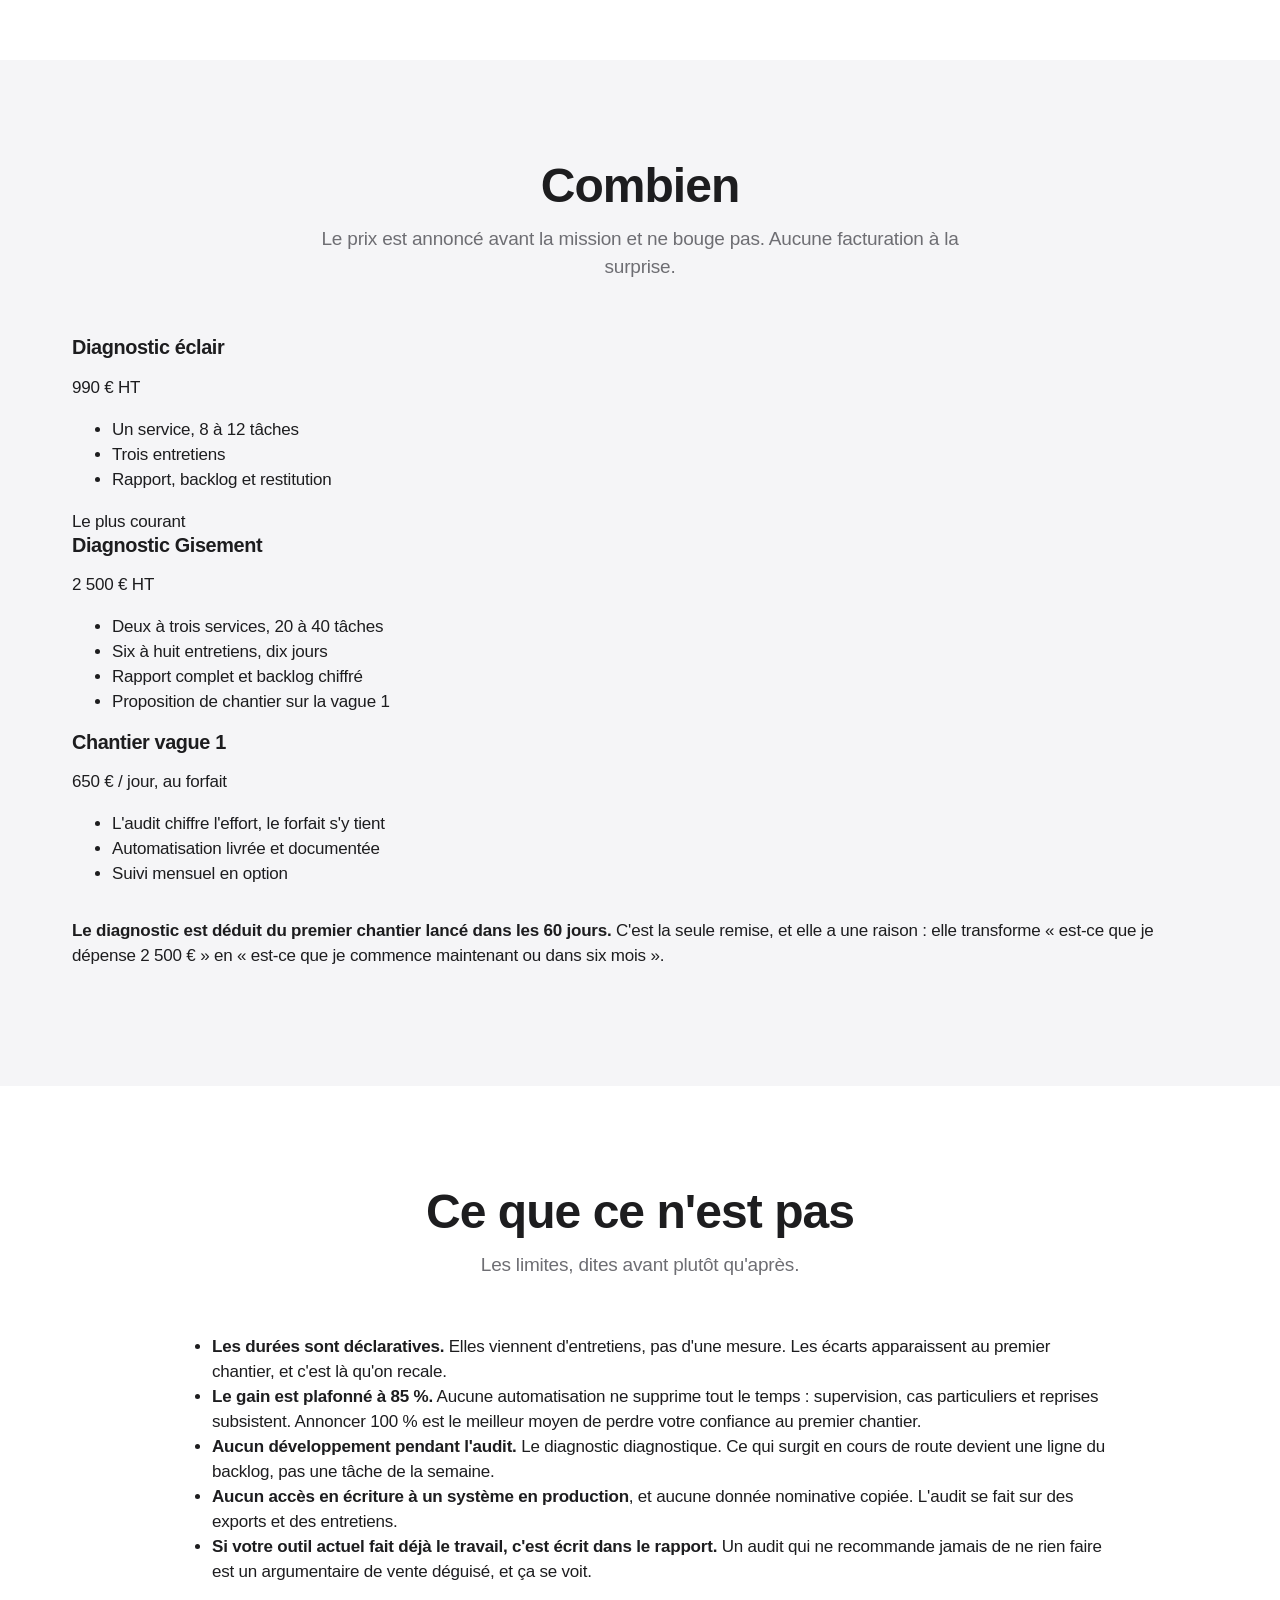
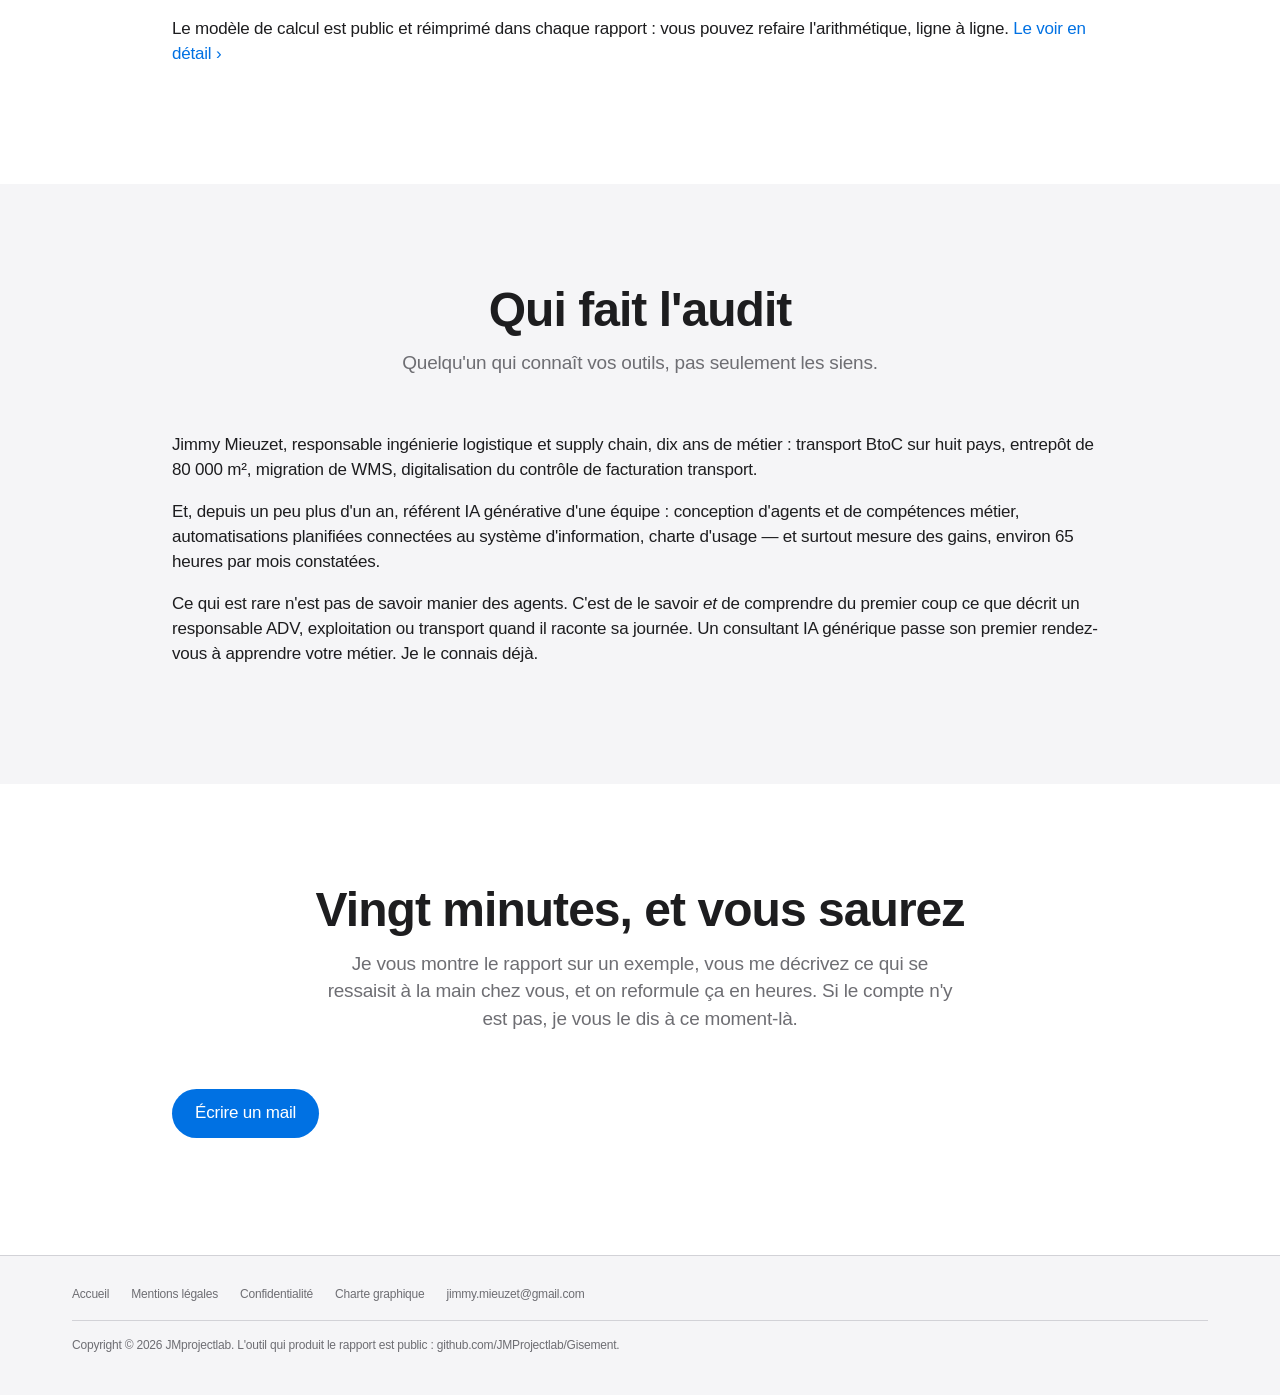
<file: gisement.html>
<!DOCTYPE html>
<html lang="fr">
<head>
<meta charset="UTF-8">
<meta name="viewport" content="width=device-width, initial-scale=1.0">
<title>Diagnostic Gisement — JMprojectlab</title>
<meta name="description" content="En dix jours : combien d'heures votre équipe perd chaque année sur des tâches répétitives, lesquelles l'IA peut réellement reprendre, ce que ça coûte et en combien de mois c'est remboursé.">
<meta name="theme-color" content="#ffffff" media="(prefers-color-scheme: light)">
<meta name="theme-color" content="#000000" media="(prefers-color-scheme: dark)">
<link rel="icon" type="image/svg+xml" href="brand/logo-mark-ink.svg">
<link rel="stylesheet" href="style.css">
</head>
<body>

<header class="site-header">
  <div class="header-inner">
    <a href="index.html" class="logo" aria-label="JMprojectlab, accueil">
      <img class="logo-light" src="brand/logo-mark-ink.svg" alt="">
      <img class="logo-dark" src="brand/logo-mark-white.svg" alt="">
      <span class="logo-word">projectlab</span>
    </a>
    <nav>
      <a href="index.html#apps">Applications</a>
      <a href="gisement.html">Diagnostic Gisement</a>
      <a href="estimation.html">Estimation</a>
    </nav>
  </div>
</header>

<main id="top">

  <section class="hero">
    <div class="container">
      <h1>Vous savez que votre équipe<br>perd du temps.</h1>
      <p class="lead">
        Vous ne savez pas combien. En dix jours, je vous le dis en heures et en
        euros — et je vous dis lesquelles l'IA peut réellement reprendre.
      </p>
      <div class="hero-actions">
        <a href="estimation.html" class="link-arrow">Estimer gratuitement</a>
        <a href="#livrable" class="link-arrow">Voir le livrable</a>
        <a href="#contact" class="link-arrow">Prendre vingt minutes</a>
      </div>
    </div>
  </section>

  <section class="statement">
    <div class="container">
      <p>Un chiffre.<br><span class="free">Pas un avis.</span></p>
      <p class="sub">
        Un avis se discute et se marchande. Un nombre se décide. C'est toute la
        différence entre un audit et une plaquette.
      </p>
    </div>
  </section>

  <section class="section">
    <div class="container">
      <div class="section-head">
        <h2>Le problème n'est pas l'IA</h2>
        <p>C'est que personne n'a jamais compté ce que coûtent les tâches qu'on répète.</p>
      </div>

      <div class="prose">
        <p>
          Tout le monde a un abonnement à un assistant. Presque personne ne sait dire
          quelle tâche, précisément, tourne toute seule le mardi matin sans que
          quelqu'un la lance.
        </p>
        <p>
          Une ressaisie de commandes à six minutes pièce, douze fois par jour, c'est
          264 heures par an. Personne ne l'a jamais écrit, parce que c'est normal — et
          ce qui est normal est invisible.
        </p>
        <p>
          Le diagnostic rend ces heures visibles, puis les trie : ce qui s'automatise
          vraiment, ce que ça coûte de le faire, et ce qu'il vaut mieux laisser
          tranquille.
        </p>
      </div>
    </div>
  </section>

  <section id="livrable" class="section section-alt">
    <div class="container-wide">
      <div class="section-head">
        <h2>Ce que vous recevez</h2>
        <p>Un rapport qu'on peut poser sur la table d'un comité, et le détail chiffré ligne à ligne.</p>
      </div>

      <div class="apercu">
        <p class="apercu-titre">Où votre équipe perd du temps, et ce que l'IA peut en récupérer</p>
        <p class="apercu-meta">Exemple de rendu — données fictives</p>
        <div class="apercu-defile">
          <table>
            <thead>
              <tr>
                <th>Vague 1 — à lancer tout de suite</th>
                <th class="num">Gain / an</th>
                <th class="num">Effort</th>
                <th class="num">Retour</th>
              </tr>
            </thead>
            <tbody>
              <tr><td>Réponse aux questions clients de niveau 1</td><td class="num">28 424 €</td><td class="num">4,0 j</td><td class="num">1 mois</td></tr>
              <tr><td>Rapprochement des factures transporteurs</td><td class="num">10 000 €</td><td class="num">4,0 j</td><td class="num">3 mois</td></tr>
              <tr><td>Tri et affectation des tickets entrants</td><td class="num">7 224 €</td><td class="num">4,0 j</td><td class="num">4 mois</td></tr>
              <tr><td>Rédaction du reporting hebdomadaire</td><td class="num">4 318 €</td><td class="num">3,0 j</td><td class="num">5 mois</td></tr>
            </tbody>
          </table>
        </div>
      </div>

      <p class="centre" style="margin:22px 0 0">
        <a class="link-arrow" href="exemple-audit.html">Lire l'audit complet dont cet extrait est tiré</a>
      </p>

      <p class="avertissement">
        <strong>Ces chiffres sont un exemple, pas une promesse.</strong> Ils viennent
        d'un inventaire fictif fourni avec l'outil, pour que vous puissiez voir à quoi
        ressemble un rendu avant de commander quoi que ce soit. Vos chiffres seront les
        vôtres, et ils peuvent être plus bas.
      </p>

      <div class="chiffres" style="margin-top:56px">
        <div class="chiffre">
          <p class="valeur">3</p>
          <p class="quoi">vagues : ce qui se lance tout de suite, ce qui demande une décision, et ce qu'il ne faut pas faire</p>
        </div>
        <div class="chiffre">
          <p class="valeur">5</p>
          <p class="quoi">critères de notation par tâche : répétitivité, structuration des données, jugement, criticité, accès au SI</p>
        </div>
        <div class="chiffre">
          <p class="valeur">10</p>
          <p class="quoi">jours calendaires, dont environ trois d'entretiens et de restitution chez vous</p>
        </div>
      </div>
    </div>
  </section>

  <section id="methode" class="section">
    <div class="container">
      <div class="section-head">
        <h2>Comment ça se passe</h2>
        <p>Le calendrier est court exprès : un audit qui dure deux mois n'est plus lu quand il arrive.</p>
      </div>

      <div class="steps">
        <div class="step">
          <p class="step-num">Étape 1</p>
          <h3>Cadrage</h3>
          <p>Quarante-cinq minutes : quels services, qui sera interrogé, quel coût horaire retenir. Le périmètre est gelé ici.</p>
        </div>
        <div class="step">
          <p class="step-num">Étape 2</p>
          <h3>Entretiens de terrain</h3>
          <p>Trente minutes par personne, jamais en groupe. Six questions, toujours les mêmes. On note vos mots, pas leur reformulation.</p>
        </div>
        <div class="step">
          <p class="step-num">Étape 3</p>
          <h3>Chiffrage et recalage</h3>
          <p>Chaque tâche est notée, chiffrée, classée. Les plus prometteuses sont revérifiées auprès des intéressés : « j'ai noté 40 minutes, c'est ça ? »</p>
        </div>
        <div class="step">
          <p class="step-num">Étape 4</p>
          <h3>Restitution</h3>
          <p>Une heure, dirigeant et responsables ensemble. Le rapport n'est pas envoyé avant : il se présente.</p>
        </div>
        <div class="step">
          <p class="step-num">Étape 5</p>
          <h3>Remise finale</h3>
          <p>Rapport corrigé de vos remarques, plus une proposition de chantier au forfait sur la première vague.</p>
        </div>
      </div>
    </div>
  </section>

  <section id="tarifs" class="section section-alt">
    <div class="container-wide">
      <div class="section-head">
        <h2>Combien</h2>
        <p>Le prix est annoncé avant la mission et ne bouge pas. Aucune facturation à la surprise.</p>
      </div>

      <div class="tarifs">
        <div class="tarif">
          <h3>Diagnostic éclair</h3>
          <p class="montant">990 € <span>HT</span></p>
          <ul>
            <li>Un service, 8 à 12 tâches</li>
            <li>Trois entretiens</li>
            <li>Rapport, backlog et restitution</li>
          </ul>
        </div>

        <div class="tarif tarif--phare">
          <span class="marque">Le plus courant</span>
          <h3>Diagnostic Gisement</h3>
          <p class="montant">2 500 € <span>HT</span></p>
          <ul>
            <li>Deux à trois services, 20 à 40 tâches</li>
            <li>Six à huit entretiens, dix jours</li>
            <li>Rapport complet et backlog chiffré</li>
            <li>Proposition de chantier sur la vague 1</li>
          </ul>
        </div>

        <div class="tarif">
          <h3>Chantier vague 1</h3>
          <p class="montant">650 € <span>/ jour, au forfait</span></p>
          <ul>
            <li>L'audit chiffre l'effort, le forfait s'y tient</li>
            <li>Automatisation livrée et documentée</li>
            <li>Suivi mensuel en option</li>
          </ul>
        </div>
      </div>

      <p class="avertissement" style="margin-top:32px">
        <strong>Le diagnostic est déduit du premier chantier lancé dans les 60 jours.</strong>
        C'est la seule remise, et elle a une raison : elle transforme « est-ce que je
        dépense 2 500 € » en « est-ce que je commence maintenant ou dans six mois ».
      </p>
    </div>
  </section>

  <section id="limites" class="section">
    <div class="container">
      <div class="section-head">
        <h2>Ce que ce n'est pas</h2>
        <p>Les limites, dites avant plutôt qu'après.</p>
      </div>

      <div class="prose">
        <ul class="limites">
          <li><strong>Les durées sont déclaratives.</strong> Elles viennent d'entretiens, pas d'une mesure. Les écarts apparaissent au premier chantier, et c'est là qu'on recale.</li>
          <li><strong>Le gain est plafonné à 85 %.</strong> Aucune automatisation ne supprime tout le temps : supervision, cas particuliers et reprises subsistent. Annoncer 100 % est le meilleur moyen de perdre votre confiance au premier chantier.</li>
          <li><strong>Aucun développement pendant l'audit.</strong> Le diagnostic diagnostique. Ce qui surgit en cours de route devient une ligne du backlog, pas une tâche de la semaine.</li>
          <li><strong>Aucun accès en écriture à un système en production</strong>, et aucune donnée nominative copiée. L'audit se fait sur des exports et des entretiens.</li>
          <li><strong>Si votre outil actuel fait déjà le travail, c'est écrit dans le rapport.</strong> Un audit qui ne recommande jamais de ne rien faire est un argumentaire de vente déguisé, et ça se voit.</li>
        </ul>

        <p style="margin-top:32px">
          Le modèle de calcul est public et réimprimé dans chaque rapport : vous pouvez
          refaire l'arithmétique, ligne à ligne.
          <a class="link-arrow" style="font-size:17px" href="https://github.com/JMProjectlab/Gisement/blob/main/docs/modele-de-calcul.md">Le voir en détail</a>
        </p>
      </div>
    </div>
  </section>

  <section id="qui" class="section section-alt">
    <div class="container">
      <div class="section-head">
        <h2>Qui fait l'audit</h2>
        <p>Quelqu'un qui connaît vos outils, pas seulement les siens.</p>
      </div>

      <div class="prose">
        <p>
          Jimmy Mieuzet, responsable ingénierie logistique et supply chain, dix ans de
          métier : transport BtoC sur huit pays, entrepôt de 80 000 m², migration de
          WMS, digitalisation du contrôle de facturation transport.
        </p>
        <p>
          Et, depuis un peu plus d'un an, référent IA générative d'une équipe :
          conception d'agents et de compétences métier, automatisations planifiées
          connectées au système d'information, charte d'usage — et surtout mesure des
          gains, environ 65 heures par mois constatées.
        </p>
        <p>
          Ce qui est rare n'est pas de savoir manier des agents. C'est de le savoir
          <em>et</em> de comprendre du premier coup ce que décrit un responsable ADV,
          exploitation ou transport quand il raconte sa journée. Un consultant IA
          générique passe son premier rendez-vous à apprendre votre métier. Je le
          connais déjà.
        </p>
      </div>
    </div>
  </section>

  <section id="contact" class="section">
    <div class="container">
      <div class="section-head">
        <h2>Vingt minutes, et vous saurez</h2>
        <p>
          Je vous montre le rapport sur un exemple, vous me décrivez ce qui se ressaisit
          à la main chez vous, et on reformule ça en heures. Si le compte n'y est pas,
          je vous le dis à ce moment-là.
        </p>
      </div>
      <p class="centre">
        <a class="btn" href="mailto:jimmy.mieuzet@gmail.com?subject=Diagnostic%20Gisement%20%E2%80%94%20prendre%20vingt%20minutes">Écrire un mail</a>
      </p>
    </div>
  </section>

</main>

<footer class="site-footer">
  <div class="footer-inner">
    <div class="footer-links">
      <a href="index.html">Accueil</a>
      <a href="mentions-legales.html">Mentions légales</a>
      <a href="confidentialite.html">Confidentialité</a>
      <a href="brand/charte.html">Charte graphique</a>
      <a href="mailto:jimmy.mieuzet@gmail.com">jimmy.mieuzet@gmail.com</a>
    </div>
    <p class="footer-copy">
      Copyright &copy; <span id="year"></span> JMprojectlab. L'outil qui produit le
      rapport est public :
      <a href="https://github.com/JMProjectlab/Gisement">github.com/JMProjectlab/Gisement</a>.
    </p>
  </div>
</footer>

<script src="script.js"></script>
</body>
</html>
</file>
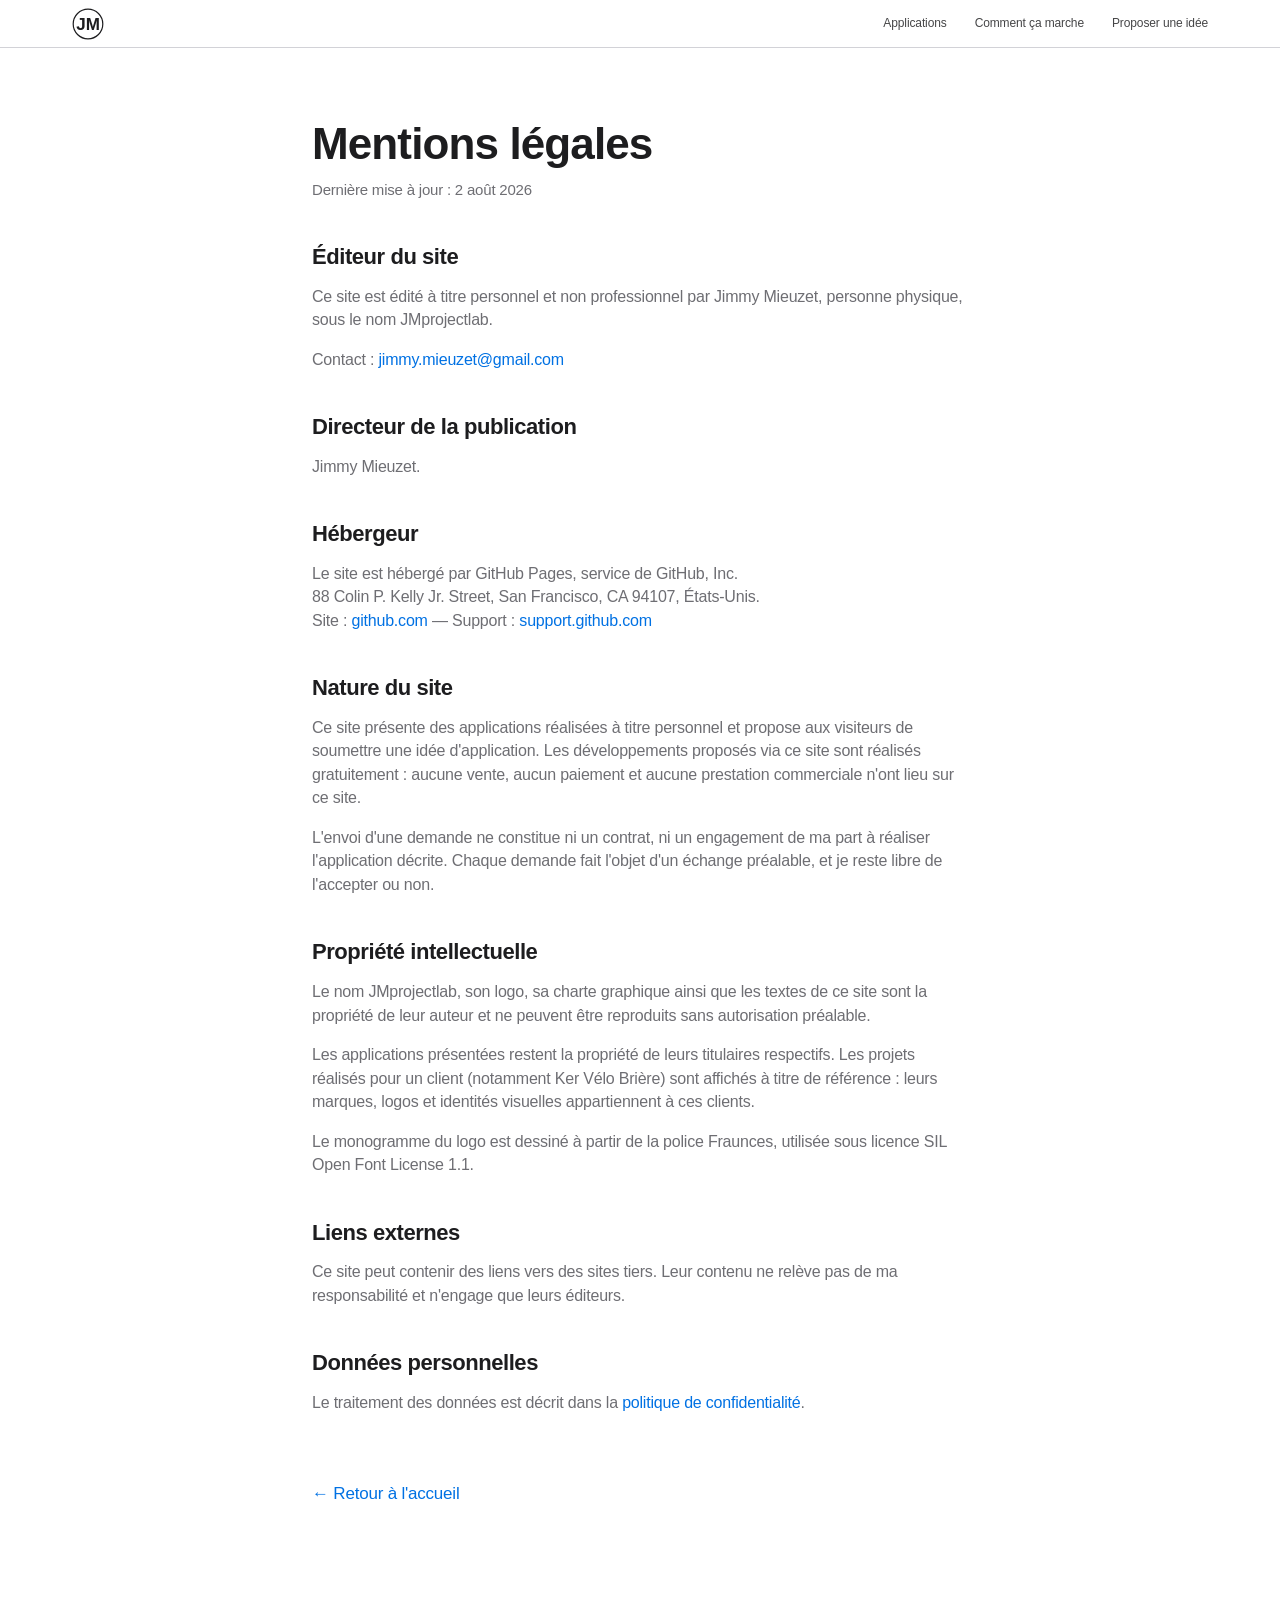
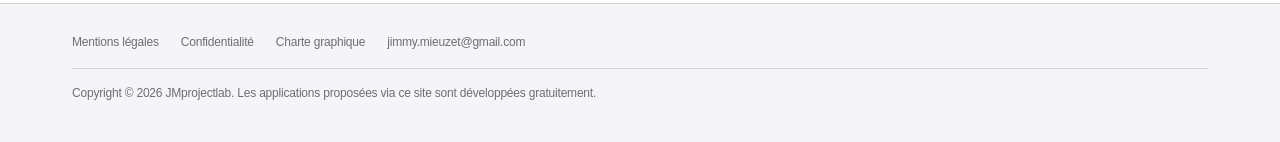
<file: mentions-legales.html>
<!DOCTYPE html>
<html lang="fr">
<head>
<meta charset="UTF-8">
<meta name="viewport" content="width=device-width, initial-scale=1.0">
<title>Mentions légales — JMprojectlab</title>
<meta name="description" content="Mentions légales du site JMprojectlab : éditeur, hébergeur et conditions d'utilisation.">
<meta name="robots" content="noindex">
<meta name="theme-color" content="#ffffff" media="(prefers-color-scheme: light)">
<meta name="theme-color" content="#000000" media="(prefers-color-scheme: dark)">
<link rel="icon" type="image/svg+xml" href="brand/logo-mark-small-ink.svg">
<link rel="icon" type="image/png" sizes="32x32" href="brand/favicon-32.png">
<link rel="icon" type="image/png" sizes="16x16" href="brand/favicon-16.png">
<link rel="apple-touch-icon" href="brand/apple-touch-icon.png">
<link rel="stylesheet" href="style.css">
</head>
<body>

<header class="site-header">
  <div class="container header-inner">
    <a href="index.html" class="logo" aria-label="JMprojectlab, accueil">
      <img class="logo-light" src="brand/logo-mark-small-ink.svg" alt="">
      <img class="logo-dark" src="brand/logo-mark-small-white.svg" alt="">
    </a>
    <nav>
      <a href="index.html#apps">Applications</a>
      <a href="index.html#comment">Comment ça marche</a>
      <a href="index.html#demande">Proposer une idée</a>
    </nav>
  </div>
</header>

<main class="legal">
  <div class="container legal-inner">

    <h1>Mentions légales</h1>
    <p class="updated">Dernière mise à jour : 2 août 2026</p>

    <h2>Éditeur du site</h2>
    <p>
      Ce site est édité à titre personnel et non professionnel par Jimmy Mieuzet,
      personne physique, sous le nom JMprojectlab.
    </p>
    <p>
      Contact : <a href="mailto:jimmy.mieuzet@gmail.com">jimmy.mieuzet@gmail.com</a>
    </p>

    <h2>Directeur de la publication</h2>
    <p>Jimmy Mieuzet.</p>

    <h2>Hébergeur</h2>
    <p>
      Le site est hébergé par GitHub Pages, service de GitHub, Inc.<br>
      88 Colin P. Kelly Jr. Street, San Francisco, CA 94107, États-Unis.<br>
      Site : <a href="https://github.com" target="_blank" rel="noopener">github.com</a> —
      Support : <a href="https://support.github.com" target="_blank" rel="noopener">support.github.com</a>
    </p>

    <h2>Nature du site</h2>
    <p>
      Ce site présente des applications réalisées à titre personnel et propose aux
      visiteurs de soumettre une idée d'application. Les développements proposés
      via ce site sont réalisés gratuitement : aucune vente, aucun paiement et
      aucune prestation commerciale n'ont lieu sur ce site.
    </p>
    <p>
      L'envoi d'une demande ne constitue ni un contrat, ni un engagement de ma part
      à réaliser l'application décrite. Chaque demande fait l'objet d'un échange
      préalable, et je reste libre de l'accepter ou non.
    </p>

    <h2>Propriété intellectuelle</h2>
    <p>
      Le nom JMprojectlab, son logo, sa charte graphique ainsi que les textes de ce
      site sont la propriété de leur auteur et ne peuvent être reproduits sans
      autorisation préalable.
    </p>
    <p>
      Les applications présentées restent la propriété de leurs titulaires respectifs.
      Les projets réalisés pour un client (notamment Ker Vélo Brière) sont affichés à
      titre de référence : leurs marques, logos et identités visuelles appartiennent
      à ces clients.
    </p>
    <p>
      Le monogramme du logo est dessiné à partir de la police Fraunces, utilisée
      sous licence SIL Open Font License 1.1.
    </p>

    <h2>Liens externes</h2>
    <p>
      Ce site peut contenir des liens vers des sites tiers. Leur contenu ne relève
      pas de ma responsabilité et n'engage que leurs éditeurs.
    </p>

    <h2>Données personnelles</h2>
    <p>
      Le traitement des données est décrit dans la
      <a href="confidentialite.html">politique de confidentialité</a>.
    </p>

    <a class="back" href="index.html">← Retour à l'accueil</a>

  </div>
</main>

<footer class="site-footer">
  <div class="footer-inner">
    <div class="footer-links">
      <a href="mentions-legales.html">Mentions légales</a>
      <a href="confidentialite.html">Confidentialité</a>
      <a href="brand/charte.html">Charte graphique</a>
      <a href="mailto:jimmy.mieuzet@gmail.com">jimmy.mieuzet@gmail.com</a>
    </div>
    <p class="footer-copy">
      Copyright &copy; <span id="year"></span> JMprojectlab. Les applications proposées
      via ce site sont développées gratuitement.
    </p>
  </div>
</footer>

<script>document.getElementById("year").textContent = new Date().getFullYear();</script>
</body>
</html>
</file>
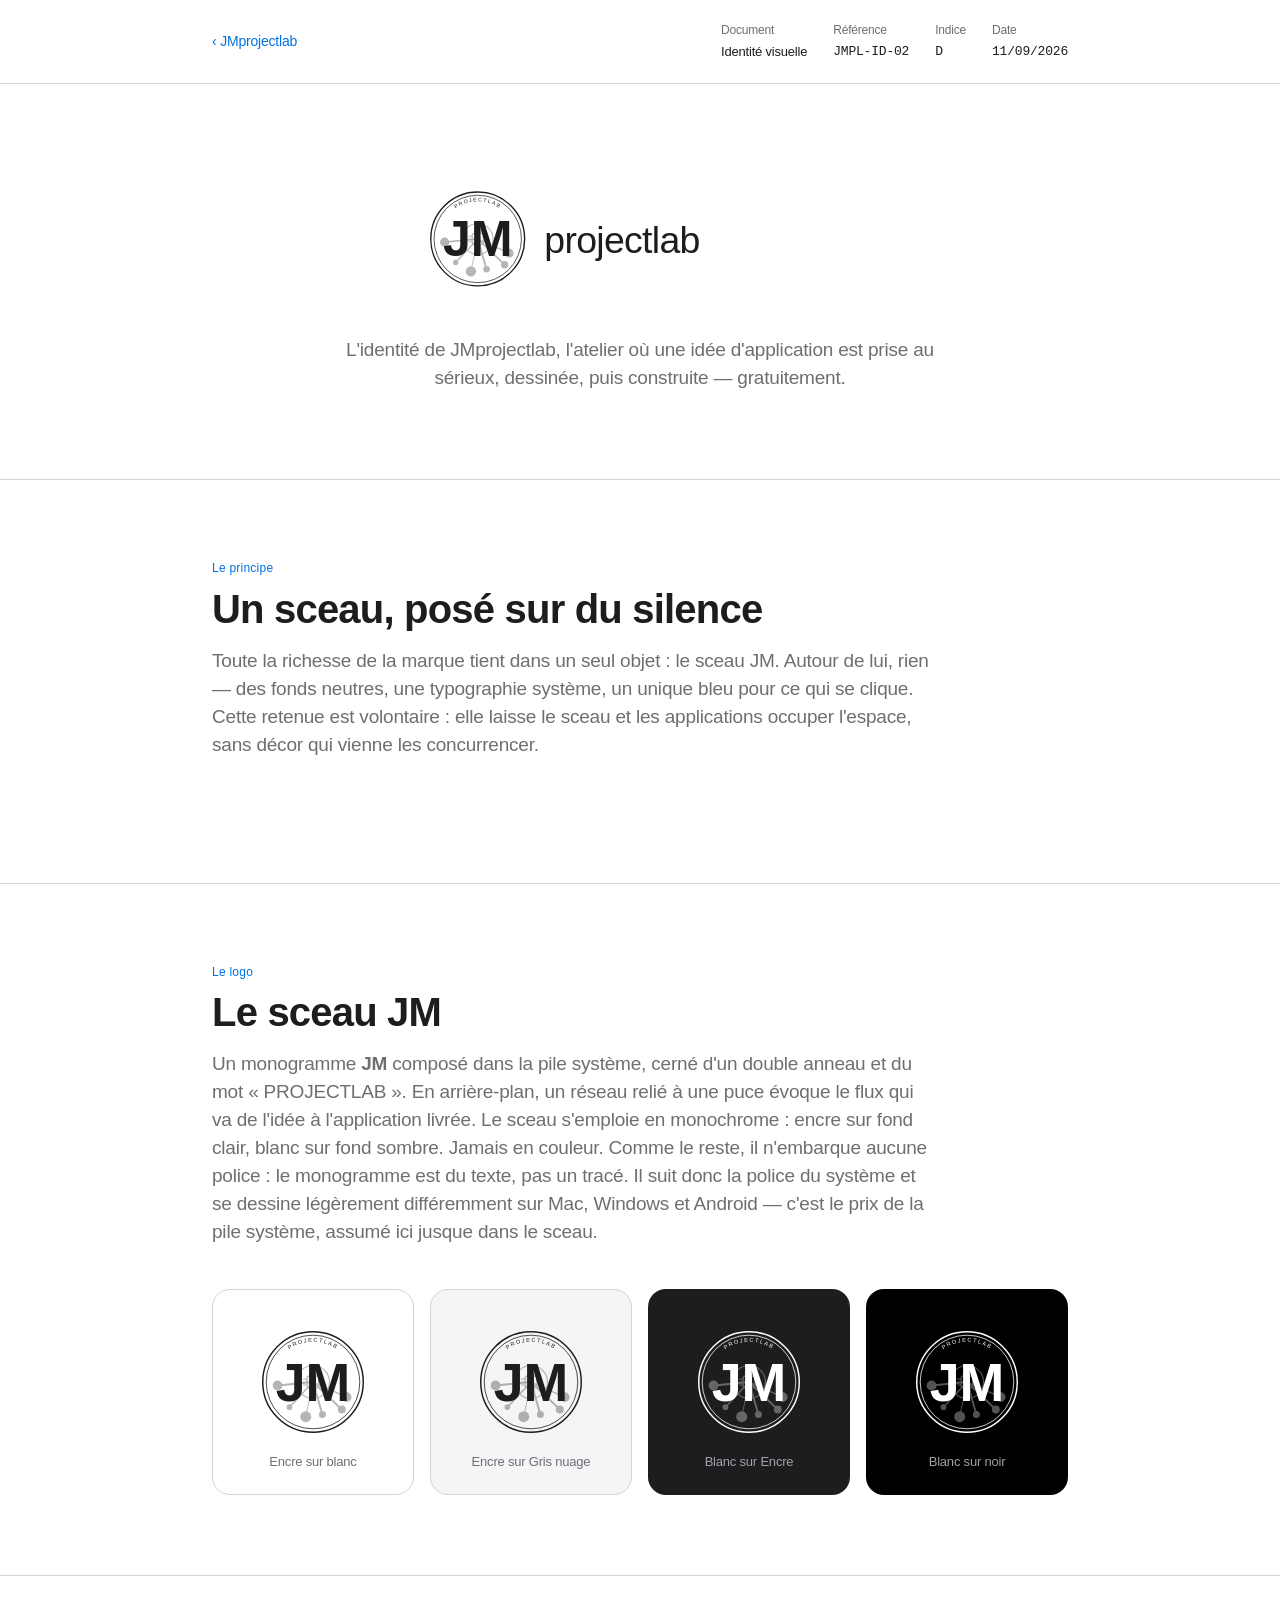
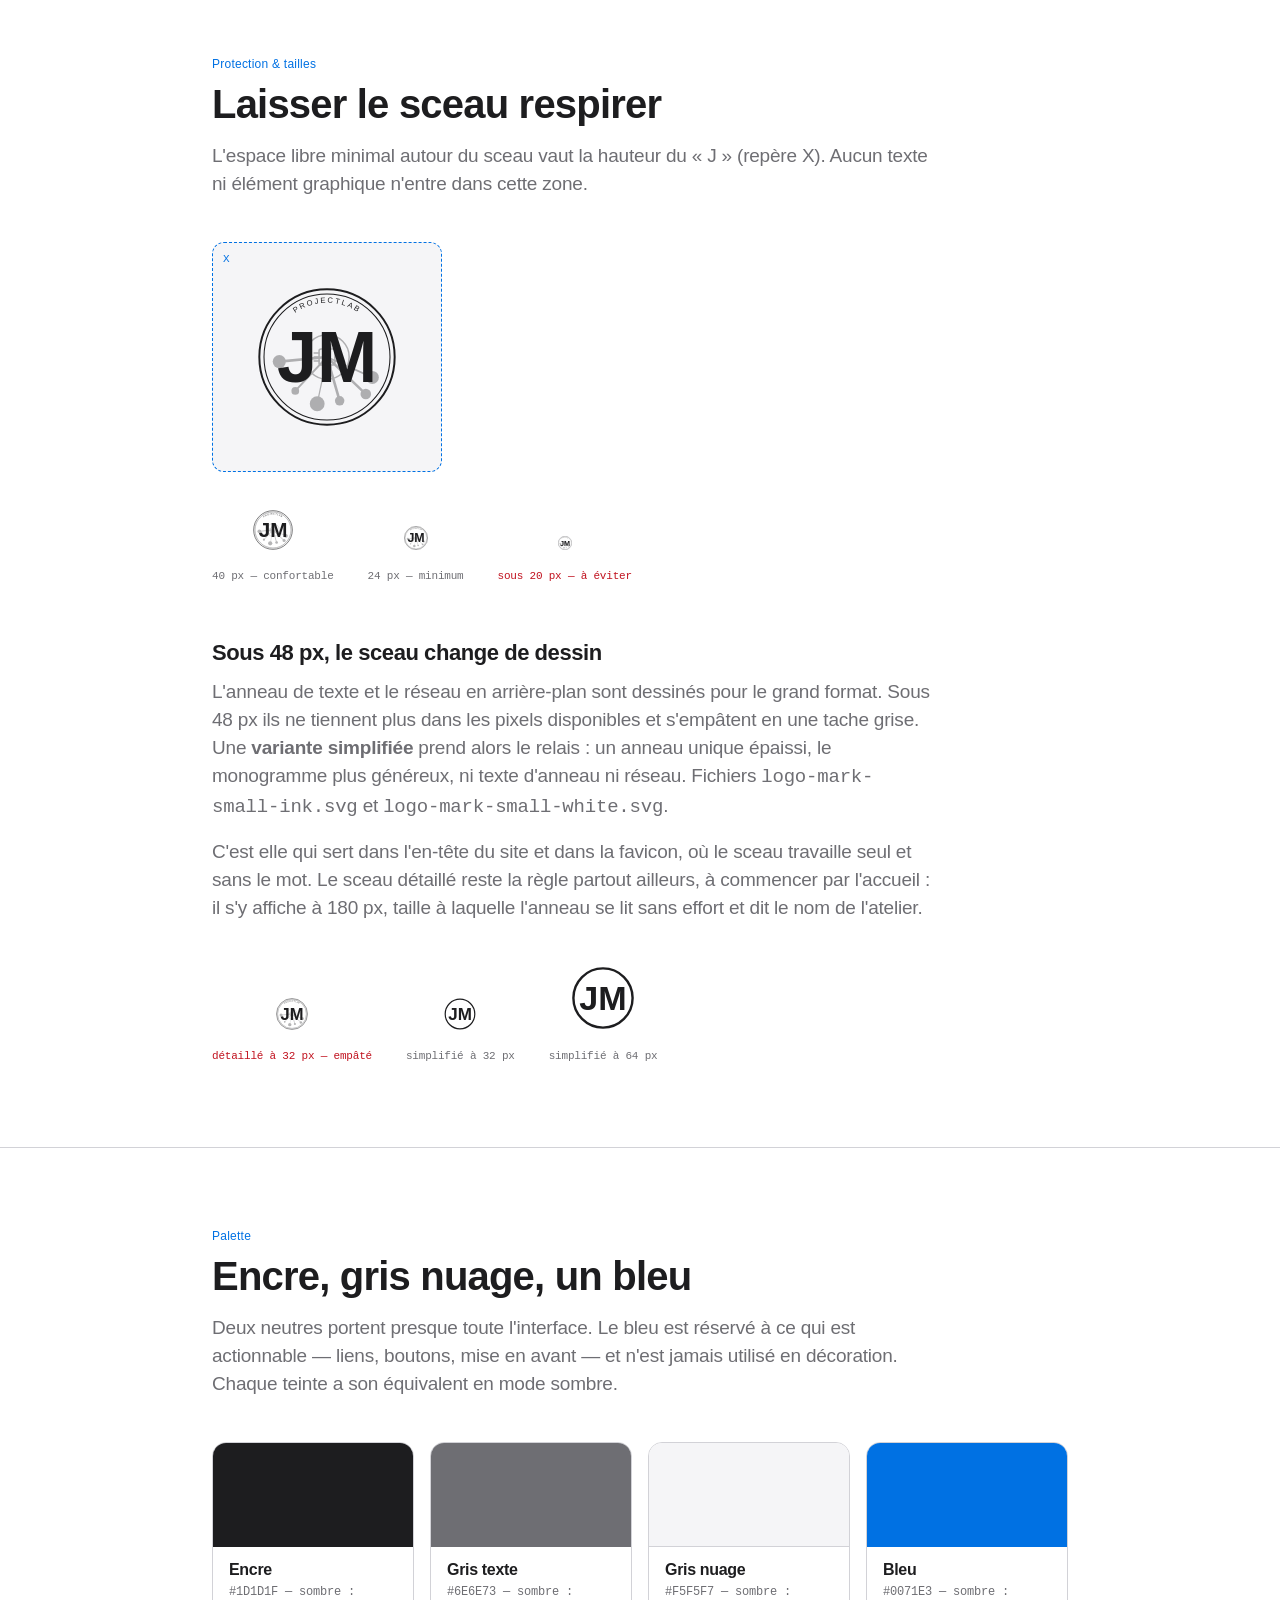
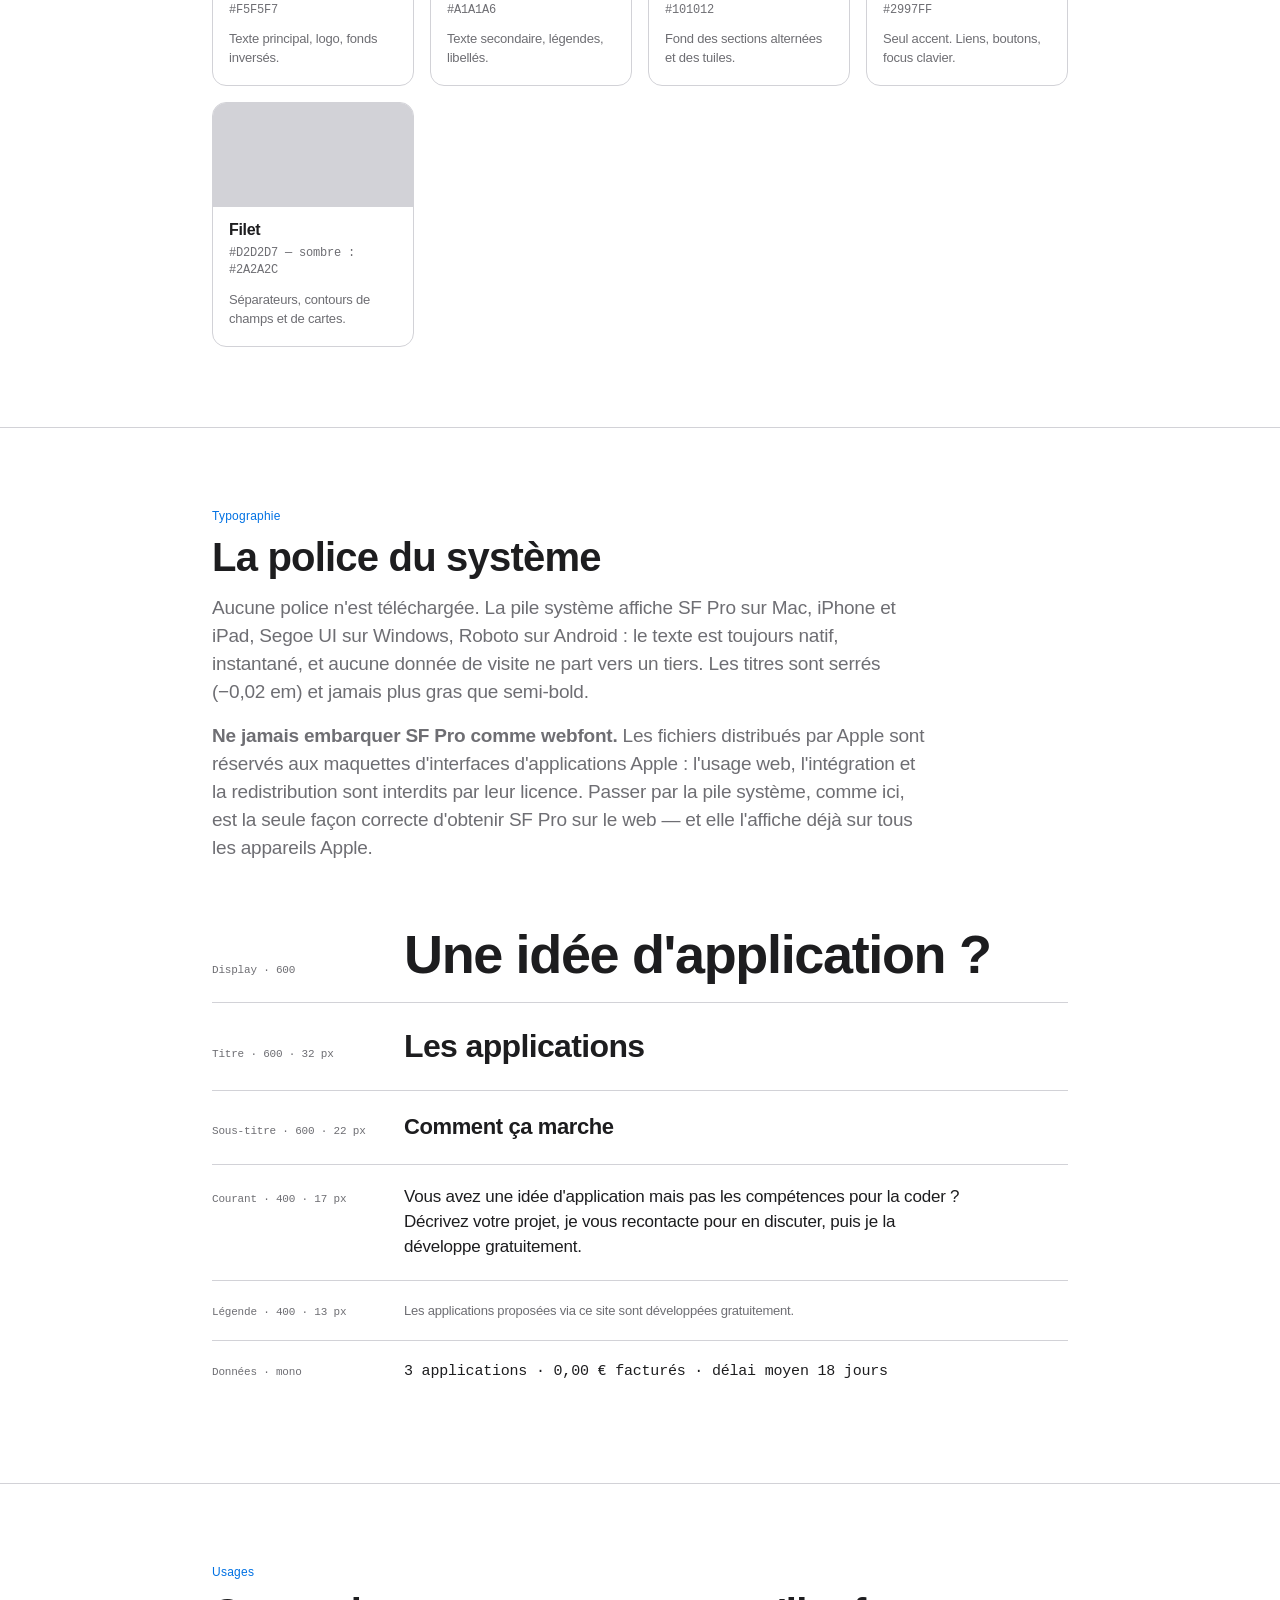
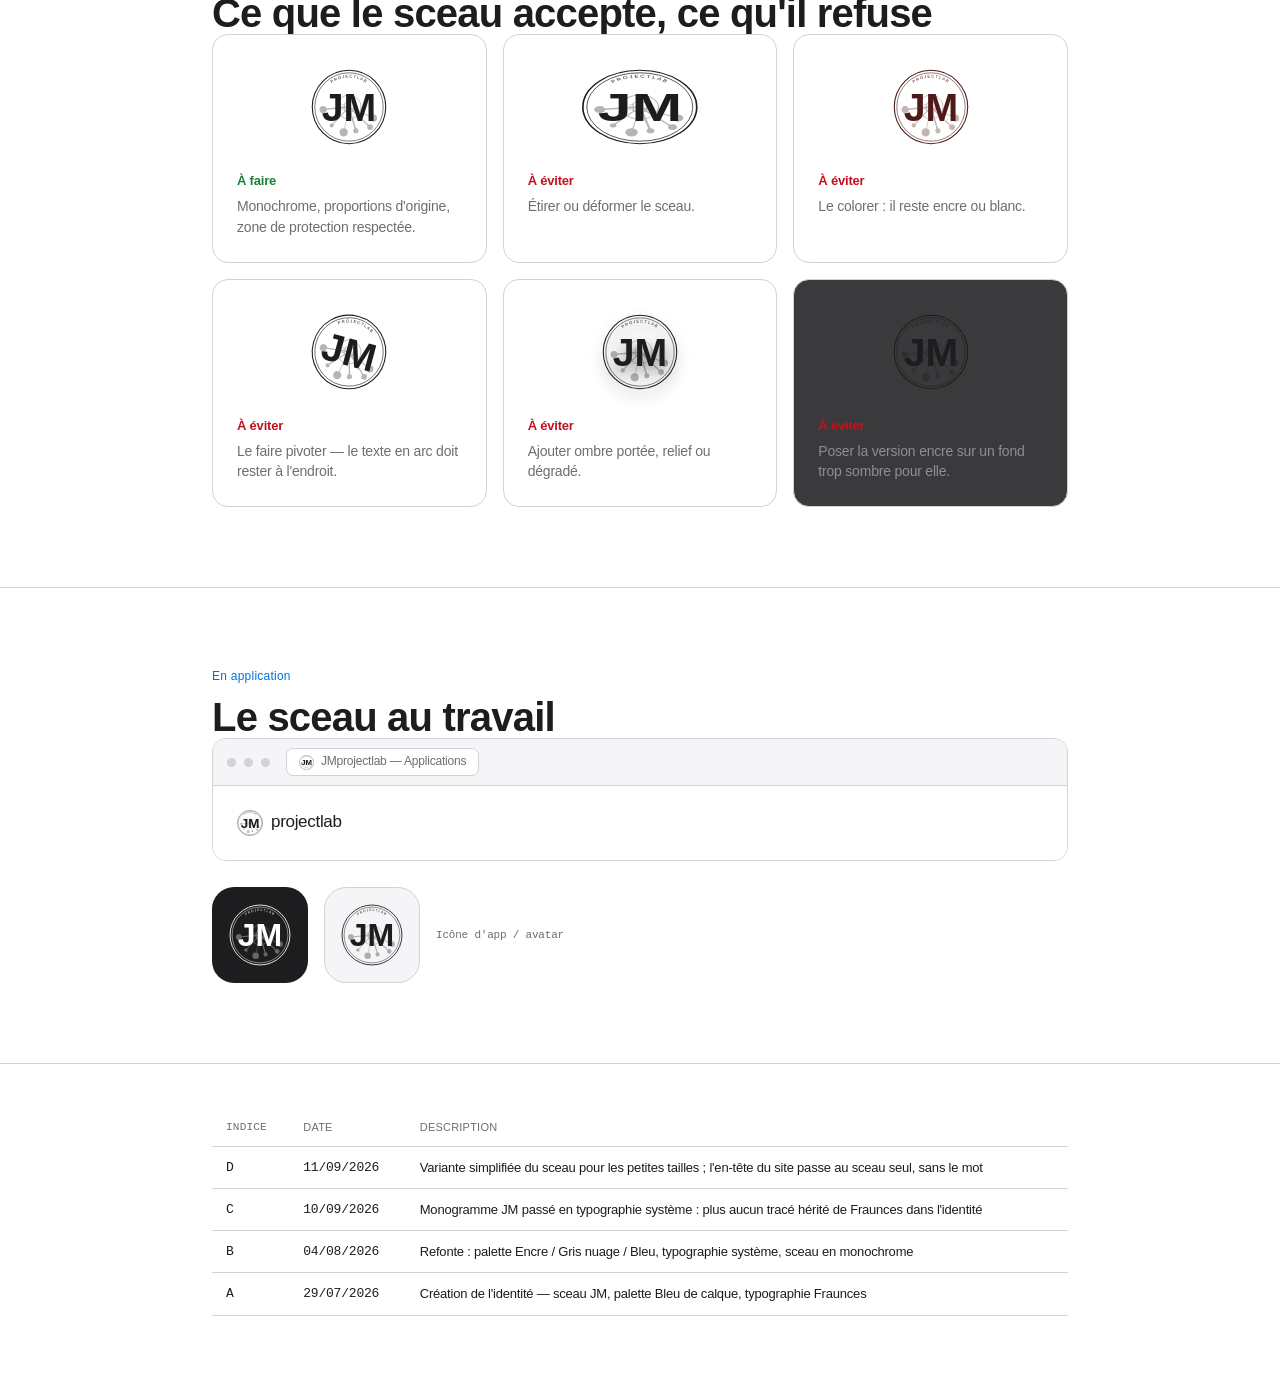
<file: brand/charte.html>
<!DOCTYPE html>
<html lang="fr">
<head>
<meta charset="UTF-8">
<meta name="viewport" content="width=device-width, initial-scale=1.0">
<title>Charte graphique — JMprojectlab</title>
<meta name="description" content="Identité visuelle de JMprojectlab : logo, palette, typographie et règles d'usage.">
<meta name="theme-color" content="#ffffff" media="(prefers-color-scheme: light)">
<meta name="theme-color" content="#000000" media="(prefers-color-scheme: dark)">
<link rel="icon" type="image/svg+xml" href="logo-mark-small-ink.svg">
<link rel="icon" type="image/png" sizes="32x32" href="favicon-32.png">
<link rel="icon" type="image/png" sizes="16x16" href="favicon-16.png">
<link rel="apple-touch-icon" href="apple-touch-icon.png">
<style>
:root{
  --ink:#1d1d1f; --ink-2:#6e6e73;
  --bg:#ffffff; --bg-alt:#f5f5f7; --surface:#ffffff;
  --hairline:#d2d2d7; --blue:#0071e3;
  --font:-apple-system,BlinkMacSystemFont,"SF Pro Display","SF Pro Text","Segoe UI",Roboto,"Helvetica Neue",Helvetica,Arial,sans-serif;
  --mono:ui-monospace,"SF Mono",SFMono-Regular,Menlo,Consolas,monospace;
}
@media (prefers-color-scheme: dark){
  :root{ --ink:#f5f5f7; --ink-2:#a1a1a6; --bg:#000; --bg-alt:#101012; --surface:#1d1d1f; --hairline:#2a2a2c; --blue:#2997ff; }
}
:root[data-theme="dark"]{ --ink:#f5f5f7; --ink-2:#a1a1a6; --bg:#000; --bg-alt:#101012; --surface:#1d1d1f; --hairline:#2a2a2c; --blue:#2997ff; }
:root[data-theme="light"]{ --ink:#1d1d1f; --ink-2:#6e6e73; --bg:#ffffff; --bg-alt:#f5f5f7; --surface:#ffffff; --hairline:#d2d2d7; --blue:#0071e3; }

*{box-sizing:border-box;}
html{-webkit-text-size-adjust:100%;scroll-behavior:smooth;}
body{
  margin:0;background:var(--bg);color:var(--ink);
  font-family:var(--font);font-size:17px;line-height:1.47;letter-spacing:-0.012em;
  -webkit-font-smoothing:antialiased;
}
a{color:var(--blue);text-decoration:none;}
a:hover{text-decoration:underline;}
h1,h2,h3{margin:0;font-weight:600;letter-spacing:-0.02em;line-height:1.07;text-wrap:balance;}
:focus-visible{outline:2px solid var(--blue);outline-offset:3px;border-radius:4px;}

.container{max-width:900px;margin:0 auto;padding:0 22px;}
.mono{font-family:var(--mono);font-variant-numeric:tabular-nums;}

/* En-tête */
.doc-head{border-bottom:1px solid var(--hairline);padding:22px 0;}
.doc-head-inner{max-width:900px;margin:0 auto;padding:0 22px;display:flex;align-items:center;justify-content:space-between;gap:20px;flex-wrap:wrap;}
.doc-head .back{font-size:14px;}
.meta{display:flex;gap:26px;flex-wrap:wrap;font-size:12px;color:var(--ink-2);}
.meta b{display:block;color:var(--ink);font-weight:500;font-size:13px;margin-top:2px;}

/* Ouverture */
.hero{padding:96px 0 88px;text-align:center;}
.hero .lockup{width:min(430px,86%);height:auto;}
.hero .lockup-dark{display:none;}
@media (prefers-color-scheme:dark){ .hero .lockup-light{display:none;} .hero .lockup-dark{display:block;margin:0 auto;} }
:root[data-theme="dark"] .hero .lockup-light{display:none;}
:root[data-theme="dark"] .hero .lockup-dark{display:block;margin:0 auto;}
:root[data-theme="light"] .hero .lockup-light{display:block;margin:0 auto;}
:root[data-theme="light"] .hero .lockup-dark{display:none;}
.hero p{max-width:34em;margin:30px auto 0;font-size:19px;color:var(--ink-2);}

/* Sections */
.section{padding:80px 0;border-top:1px solid var(--hairline);}
.kicker{font-size:12px;letter-spacing:0.02em;color:var(--blue);font-weight:500;margin:0 0 10px;}
.section h2{font-size:clamp(28px,4vw,40px);}
.intro{color:var(--ink-2);max-width:38em;margin:16px 0 44px;font-size:19px;}

/* Déclinaisons du logo */
.tiles{display:grid;grid-template-columns:repeat(auto-fit,minmax(200px,1fr));gap:16px;}
.tile{border-radius:18px;padding:40px 20px 22px;display:flex;flex-direction:column;align-items:center;gap:18px;border:1px solid transparent;}
.tile svg{width:104px;height:104px;}
.tile span{font-size:13px;text-align:center;}
.tile.on-white{background:#fff;border-color:var(--hairline);color:#6e6e73;}
.tile.on-grey{background:#f5f5f7;border-color:var(--hairline);color:#6e6e73;}
.tile.on-ink{background:#1d1d1f;color:#a1a1a6;}
.tile.on-black{background:#000;color:#a1a1a6;}

/* Protection & tailles */
.clearspace{width:230px;height:230px;border:1px dashed var(--blue);border-radius:12px;display:flex;align-items:center;justify-content:center;background:var(--bg-alt);position:relative;}
.clearspace svg{width:140px;height:140px;}
.clearspace::before{content:"X";position:absolute;top:8px;left:10px;font-family:var(--mono);font-size:11px;color:var(--blue);}
.sizes{display:flex;align-items:flex-end;gap:34px;margin-top:38px;flex-wrap:wrap;}
.size{text-align:center;}
.size svg{display:block;margin:0 auto 12px;}
.size span{font-family:var(--mono);font-size:11px;color:var(--ink-2);}
.size.bad span{color:#c1121f;}
@media (prefers-color-scheme:dark){ .size.bad span{color:#ff6961;} }

/* Palette */
.swatches{display:grid;grid-template-columns:repeat(auto-fit,minmax(178px,1fr));gap:16px;}
.swatch{border:1px solid var(--hairline);border-radius:14px;overflow:hidden;background:var(--surface);}
.swatch .chip{height:104px;}
.swatch .body{padding:14px 16px 18px;}
.swatch h3{font-size:16px;}
.swatch .hex{font-family:var(--mono);font-size:12px;color:var(--ink-2);margin:6px 0 0;}
.swatch .use{font-size:13px;color:var(--ink-2);margin:10px 0 0;}

/* Typographie */
.spec{display:flex;gap:22px;padding:20px 0;border-bottom:1px solid var(--hairline);flex-wrap:wrap;align-items:baseline;}
.spec:last-child{border-bottom:none;}
.spec .label{width:170px;flex-shrink:0;font-family:var(--mono);font-size:11px;color:var(--ink-2);}
.spec .sample{flex:1;min-width:250px;}
.t-display{font-size:clamp(34px,5vw,54px);font-weight:600;letter-spacing:-0.025em;line-height:1.05;}
.t-h2{font-size:32px;font-weight:600;letter-spacing:-0.02em;}
.t-h3{font-size:22px;font-weight:600;letter-spacing:-0.018em;}
.t-body{font-size:17px;max-width:60ch;}
.t-small{font-size:13px;color:var(--ink-2);}
.t-data{font-family:var(--mono);font-variant-numeric:tabular-nums;font-size:15px;}

/* Usages */
.rules{display:grid;grid-template-columns:repeat(auto-fit,minmax(215px,1fr));gap:16px;}
/* overflow caché : l'exemple « étiré » est déformé exprès et déborderait
   sinon de sa carte, élargissant la page sur écran étroit. */
.rule{border:1px solid var(--hairline);border-radius:16px;padding:24px;background:var(--surface);overflow:hidden;}
.rule .demo{height:96px;display:flex;align-items:center;justify-content:center;margin-bottom:16px;}
.rule .demo svg{width:76px;height:76px;}
.rule .verdict{font-size:13px;font-weight:600;margin:0 0 6px;}
.rule.yes .verdict{color:#1a7f37;}
.rule.no .verdict{color:#c1121f;}
@media (prefers-color-scheme:dark){ .rule.yes .verdict{color:#3fb950;} .rule.no .verdict{color:#ff6961;} }
.rule p:last-child{margin:0;font-size:14px;color:var(--ink-2);}

/* Mises en situation */
.mocks{display:flex;flex-direction:column;gap:26px;}
.mock-browser{border:1px solid var(--hairline);border-radius:14px;overflow:hidden;}
.mock-bar{background:var(--bg-alt);padding:9px 14px;display:flex;align-items:center;gap:8px;border-bottom:1px solid var(--hairline);}
.dot{width:9px;height:9px;border-radius:50%;background:var(--hairline);}
.tab{background:var(--surface);border:1px solid var(--hairline);border-radius:7px;padding:4px 12px;display:flex;align-items:center;gap:7px;font-size:12px;color:var(--ink-2);margin-left:8px;}
.tab svg{width:15px;height:15px;}
.mock-body{background:var(--bg);padding:24px;display:flex;align-items:center;gap:8px;}
.mock-body svg{height:26px;width:auto;}
.mock-body .word{font-size:17px;letter-spacing:-0.018em;}
.icons{display:flex;gap:16px;align-items:center;flex-wrap:wrap;}
.icon-tile{width:96px;height:96px;border-radius:22px;display:flex;align-items:center;justify-content:center;}
.icon-tile svg{width:62px;height:62px;}
.icon-tile.ink{background:#1d1d1f;}
.icon-tile.grey{background:#f5f5f7;border:1px solid var(--hairline);}
.icons .cap{font-family:var(--mono);font-size:11px;color:var(--ink-2);}

/* Révisions */
.rev{padding:44px 0 80px;border-top:1px solid var(--hairline);}
table{width:100%;border-collapse:collapse;font-size:13px;}
th,td{text-align:left;padding:11px 14px;border-bottom:1px solid var(--hairline);color:var(--ink);}
th{font-size:11px;letter-spacing:0.02em;text-transform:uppercase;color:var(--ink-2);font-weight:500;}
td:first-child,th:first-child{font-family:var(--mono);}

@media (max-width:640px){
  .spec .label{width:100%;}
  .clearspace{width:190px;height:190px;}
  .clearspace svg{width:112px;height:112px;}
}
@media (prefers-reduced-motion:reduce){ html{scroll-behavior:auto;} }
</style>
</head>
<body>

<div class="doc-head">
  <div class="doc-head-inner">
    <a class="back" href="../index.html">‹ JMprojectlab</a>
    <div class="meta">
      <div>Document<b>Identité visuelle</b></div>
      <div>Référence<b class="mono">JMPL-ID-02</b></div>
      <div>Indice<b class="mono">D</b></div>
      <div>Date<b class="mono">11/09/2026</b></div>
    </div>
  </div>
</div>

<header class="hero">
  <div class="container">
    <svg class="lockup lockup-light" viewBox="0 0 620 170" xmlns="http://www.w3.org/2000/svg" role="img" aria-label="JM projectlab">
  <title>JM projectlab</title>
  <g transform="translate(6,15.0) scale(0.5833333333333334)">
      <circle cx="120.0" cy="120.0" r="116.0" fill="none" stroke="#1D1D1F" stroke-width="3.4"/>
      <circle cx="120.0" cy="120.0" r="108.0" fill="none" stroke="#1D1D1F" stroke-width="1.8"/>
      <path id="jmplarclkink-1" d="M 27.0,120.0 A 93.0,93.0 0 0 1 213.0,120.0" fill="none"/>
      <text font-family="-apple-system,'SF Pro Text','Helvetica Neue',Helvetica,Arial,sans-serif" font-size="13" font-weight="500" letter-spacing="3.2" fill="#1D1D1F">
        <textPath href="#jmplarclkink-1" startOffset="50%" text-anchor="middle">PROJECTLAB</textPath>
      </text>
      <g opacity="0.32"><line x1="120.0" y1="120.0" x2="197.7" y2="155.0" stroke="#1D1D1F" stroke-width="3.04" stroke-linecap="round"/><line x1="120.0" y1="120.0" x2="186.5" y2="183.5" stroke="#1D1D1F" stroke-width="4.22" stroke-linecap="round"/><line x1="120.0" y1="120.0" x2="141.7" y2="195.1" stroke="#1D1D1F" stroke-width="4.57" stroke-linecap="round"/><line x1="120.0" y1="120.0" x2="103.2" y2="200.1" stroke="#1D1D1F" stroke-width="2.12" stroke-linecap="round"/><line x1="120.0" y1="120.0" x2="65.6" y2="178.2" stroke="#1D1D1F" stroke-width="3.25" stroke-linecap="round"/><line x1="120.0" y1="120.0" x2="38.2" y2="127.9" stroke="#1D1D1F" stroke-width="4.48" stroke-linecap="round"/><circle cx="197.7" cy="155.0" r="11.2" fill="#1D1D1F"/><circle cx="186.5" cy="183.5" r="9.1" fill="#1D1D1F"/><circle cx="141.7" cy="195.1" r="8.1" fill="#1D1D1F"/><circle cx="103.2" cy="200.1" r="12.7" fill="#1D1D1F"/><circle cx="65.6" cy="178.2" r="6.6" fill="#1D1D1F"/><circle cx="38.2" cy="127.9" r="11.3" fill="#1D1D1F"/><circle cx="120.0" cy="120.0" r="38" fill="none" stroke="#1D1D1F" stroke-width="2.6"/><rect x="106.4" y="106.4" width="27.2" height="27.2" rx="3.4" fill="none" stroke="#1D1D1F" stroke-width="2.72"/><rect x="113.2" y="113.2" width="13.6" height="13.6" fill="#1D1D1F"/><line x1="113.2" y1="106.4" x2="113.2" y2="97.9" stroke="#1D1D1F" stroke-width="2.38" stroke-linecap="round"/><line x1="120.0" y1="106.4" x2="120.0" y2="97.9" stroke="#1D1D1F" stroke-width="2.38" stroke-linecap="round"/><line x1="126.8" y1="106.4" x2="126.8" y2="97.9" stroke="#1D1D1F" stroke-width="2.38" stroke-linecap="round"/><line x1="113.2" y1="133.6" x2="113.2" y2="142.1" stroke="#1D1D1F" stroke-width="2.38" stroke-linecap="round"/><line x1="120.0" y1="133.6" x2="120.0" y2="142.1" stroke="#1D1D1F" stroke-width="2.38" stroke-linecap="round"/><line x1="126.8" y1="133.6" x2="126.8" y2="142.1" stroke="#1D1D1F" stroke-width="2.38" stroke-linecap="round"/><line x1="106.4" y1="113.2" x2="97.9" y2="113.2" stroke="#1D1D1F" stroke-width="2.38" stroke-linecap="round"/><line x1="106.4" y1="120.0" x2="97.9" y2="120.0" stroke="#1D1D1F" stroke-width="2.38" stroke-linecap="round"/><line x1="106.4" y1="126.8" x2="97.9" y2="126.8" stroke="#1D1D1F" stroke-width="2.38" stroke-linecap="round"/><line x1="133.6" y1="113.2" x2="142.1" y2="113.2" stroke="#1D1D1F" stroke-width="2.38" stroke-linecap="round"/><line x1="133.6" y1="120.0" x2="142.1" y2="120.0" stroke="#1D1D1F" stroke-width="2.38" stroke-linecap="round"/><line x1="133.6" y1="126.8" x2="142.1" y2="126.8" stroke="#1D1D1F" stroke-width="2.38" stroke-linecap="round"/></g>
      <text x="120" y="163" text-anchor="middle" font-family="-apple-system,'SF Pro Display','Helvetica Neue',Helvetica,Arial,sans-serif" font-weight="600" font-size="124" fill="#1D1D1F">JM</text>
    </g>
  <text x="172" y="105.0" font-family="-apple-system,'SF Pro Display','Helvetica Neue',Helvetica,Arial,sans-serif" font-weight="500" font-size="54" letter-spacing="-1" fill="#1D1D1F">projectlab</text>
</svg>

    <svg class="lockup lockup-dark" viewBox="0 0 620 170" xmlns="http://www.w3.org/2000/svg" role="img" aria-label="JM projectlab">
  <title>JM projectlab</title>
  <g transform="translate(6,15.0) scale(0.5833333333333334)">
      <circle cx="120.0" cy="120.0" r="116.0" fill="none" stroke="#FFFFFF" stroke-width="3.4"/>
      <circle cx="120.0" cy="120.0" r="108.0" fill="none" stroke="#FFFFFF" stroke-width="1.8"/>
      <path id="jmplarclkwht-2" d="M 27.0,120.0 A 93.0,93.0 0 0 1 213.0,120.0" fill="none"/>
      <text font-family="-apple-system,'SF Pro Text','Helvetica Neue',Helvetica,Arial,sans-serif" font-size="13" font-weight="500" letter-spacing="3.2" fill="#FFFFFF">
        <textPath href="#jmplarclkwht-2" startOffset="50%" text-anchor="middle">PROJECTLAB</textPath>
      </text>
      <g opacity="0.32"><line x1="120.0" y1="120.0" x2="197.7" y2="155.0" stroke="#FFFFFF" stroke-width="3.04" stroke-linecap="round"/><line x1="120.0" y1="120.0" x2="186.5" y2="183.5" stroke="#FFFFFF" stroke-width="4.22" stroke-linecap="round"/><line x1="120.0" y1="120.0" x2="141.7" y2="195.1" stroke="#FFFFFF" stroke-width="4.57" stroke-linecap="round"/><line x1="120.0" y1="120.0" x2="103.2" y2="200.1" stroke="#FFFFFF" stroke-width="2.12" stroke-linecap="round"/><line x1="120.0" y1="120.0" x2="65.6" y2="178.2" stroke="#FFFFFF" stroke-width="3.25" stroke-linecap="round"/><line x1="120.0" y1="120.0" x2="38.2" y2="127.9" stroke="#FFFFFF" stroke-width="4.48" stroke-linecap="round"/><circle cx="197.7" cy="155.0" r="11.2" fill="#FFFFFF"/><circle cx="186.5" cy="183.5" r="9.1" fill="#FFFFFF"/><circle cx="141.7" cy="195.1" r="8.1" fill="#FFFFFF"/><circle cx="103.2" cy="200.1" r="12.7" fill="#FFFFFF"/><circle cx="65.6" cy="178.2" r="6.6" fill="#FFFFFF"/><circle cx="38.2" cy="127.9" r="11.3" fill="#FFFFFF"/><circle cx="120.0" cy="120.0" r="38" fill="none" stroke="#FFFFFF" stroke-width="2.6"/><rect x="106.4" y="106.4" width="27.2" height="27.2" rx="3.4" fill="none" stroke="#FFFFFF" stroke-width="2.72"/><rect x="113.2" y="113.2" width="13.6" height="13.6" fill="#FFFFFF"/><line x1="113.2" y1="106.4" x2="113.2" y2="97.9" stroke="#FFFFFF" stroke-width="2.38" stroke-linecap="round"/><line x1="120.0" y1="106.4" x2="120.0" y2="97.9" stroke="#FFFFFF" stroke-width="2.38" stroke-linecap="round"/><line x1="126.8" y1="106.4" x2="126.8" y2="97.9" stroke="#FFFFFF" stroke-width="2.38" stroke-linecap="round"/><line x1="113.2" y1="133.6" x2="113.2" y2="142.1" stroke="#FFFFFF" stroke-width="2.38" stroke-linecap="round"/><line x1="120.0" y1="133.6" x2="120.0" y2="142.1" stroke="#FFFFFF" stroke-width="2.38" stroke-linecap="round"/><line x1="126.8" y1="133.6" x2="126.8" y2="142.1" stroke="#FFFFFF" stroke-width="2.38" stroke-linecap="round"/><line x1="106.4" y1="113.2" x2="97.9" y2="113.2" stroke="#FFFFFF" stroke-width="2.38" stroke-linecap="round"/><line x1="106.4" y1="120.0" x2="97.9" y2="120.0" stroke="#FFFFFF" stroke-width="2.38" stroke-linecap="round"/><line x1="106.4" y1="126.8" x2="97.9" y2="126.8" stroke="#FFFFFF" stroke-width="2.38" stroke-linecap="round"/><line x1="133.6" y1="113.2" x2="142.1" y2="113.2" stroke="#FFFFFF" stroke-width="2.38" stroke-linecap="round"/><line x1="133.6" y1="120.0" x2="142.1" y2="120.0" stroke="#FFFFFF" stroke-width="2.38" stroke-linecap="round"/><line x1="133.6" y1="126.8" x2="142.1" y2="126.8" stroke="#FFFFFF" stroke-width="2.38" stroke-linecap="round"/></g>
      <text x="120" y="163" text-anchor="middle" font-family="-apple-system,'SF Pro Display','Helvetica Neue',Helvetica,Arial,sans-serif" font-weight="600" font-size="124" fill="#FFFFFF">JM</text>
    </g>
  <text x="172" y="105.0" font-family="-apple-system,'SF Pro Display','Helvetica Neue',Helvetica,Arial,sans-serif" font-weight="500" font-size="54" letter-spacing="-1" fill="#FFFFFF">projectlab</text>
</svg>

    <p>
      L'identité de JMprojectlab, l'atelier où une idée d'application est prise
      au sérieux, dessinée, puis construite — gratuitement.
    </p>
  </div>
</header>

<main>

<section class="section">
  <div class="container">
    <p class="kicker">Le principe</p>
    <h2>Un sceau, posé sur du silence</h2>
    <p class="intro">
      Toute la richesse de la marque tient dans un seul objet : le sceau JM. Autour
      de lui, rien — des fonds neutres, une typographie système, un unique bleu pour
      ce qui se clique. Cette retenue est volontaire : elle laisse le sceau et les
      applications occuper l'espace, sans décor qui vienne les concurrencer.
    </p>
  </div>
</section>

<section class="section">
  <div class="container">
    <p class="kicker">Le logo</p>
    <h2>Le sceau JM</h2>
    <p class="intro">
      Un monogramme <strong>JM</strong> composé dans la pile système, cerné d'un double
      anneau et du mot « PROJECTLAB ». En arrière-plan, un réseau relié à une puce
      évoque le flux qui va de l'idée à l'application livrée. Le sceau s'emploie en
      monochrome : encre sur fond clair, blanc sur fond sombre. Jamais en couleur.
      Comme le reste, il n'embarque aucune police : le monogramme est du texte, pas
      un tracé. Il suit donc la police du système et se dessine légèrement
      différemment sur Mac, Windows et Android — c'est le prix de la pile système,
      assumé ici jusque dans le sceau.
    </p>
    <div class="tiles">
      <div class="tile on-white"><svg viewBox="0 0 240 240" xmlns="http://www.w3.org/2000/svg" role="img" aria-label="JM projectlab">
  <title>JM projectlab</title>
  <circle cx="120.0" cy="120.0" r="116.0" fill="none" stroke="#1D1D1F" stroke-width="3.4"/>
  <circle cx="120.0" cy="120.0" r="108.0" fill="none" stroke="#1D1D1F" stroke-width="1.8"/>
  <path id="jmplarcink-3" d="M 27.0,120.0 A 93.0,93.0 0 0 1 213.0,120.0" fill="none"/>
  <text font-family="-apple-system,'SF Pro Text','Helvetica Neue',Helvetica,Arial,sans-serif" font-size="13" font-weight="500" letter-spacing="3.2" fill="#1D1D1F">
    <textPath href="#jmplarcink-3" startOffset="50%" text-anchor="middle">PROJECTLAB</textPath>
  </text>
  <g opacity="0.32"><line x1="120.0" y1="120.0" x2="197.7" y2="155.0" stroke="#1D1D1F" stroke-width="3.04" stroke-linecap="round"/><line x1="120.0" y1="120.0" x2="186.5" y2="183.5" stroke="#1D1D1F" stroke-width="4.22" stroke-linecap="round"/><line x1="120.0" y1="120.0" x2="141.7" y2="195.1" stroke="#1D1D1F" stroke-width="4.57" stroke-linecap="round"/><line x1="120.0" y1="120.0" x2="103.2" y2="200.1" stroke="#1D1D1F" stroke-width="2.12" stroke-linecap="round"/><line x1="120.0" y1="120.0" x2="65.6" y2="178.2" stroke="#1D1D1F" stroke-width="3.25" stroke-linecap="round"/><line x1="120.0" y1="120.0" x2="38.2" y2="127.9" stroke="#1D1D1F" stroke-width="4.48" stroke-linecap="round"/><circle cx="197.7" cy="155.0" r="11.2" fill="#1D1D1F"/><circle cx="186.5" cy="183.5" r="9.1" fill="#1D1D1F"/><circle cx="141.7" cy="195.1" r="8.1" fill="#1D1D1F"/><circle cx="103.2" cy="200.1" r="12.7" fill="#1D1D1F"/><circle cx="65.6" cy="178.2" r="6.6" fill="#1D1D1F"/><circle cx="38.2" cy="127.9" r="11.3" fill="#1D1D1F"/><circle cx="120.0" cy="120.0" r="38" fill="none" stroke="#1D1D1F" stroke-width="2.6"/><rect x="106.4" y="106.4" width="27.2" height="27.2" rx="3.4" fill="none" stroke="#1D1D1F" stroke-width="2.72"/><rect x="113.2" y="113.2" width="13.6" height="13.6" fill="#1D1D1F"/><line x1="113.2" y1="106.4" x2="113.2" y2="97.9" stroke="#1D1D1F" stroke-width="2.38" stroke-linecap="round"/><line x1="120.0" y1="106.4" x2="120.0" y2="97.9" stroke="#1D1D1F" stroke-width="2.38" stroke-linecap="round"/><line x1="126.8" y1="106.4" x2="126.8" y2="97.9" stroke="#1D1D1F" stroke-width="2.38" stroke-linecap="round"/><line x1="113.2" y1="133.6" x2="113.2" y2="142.1" stroke="#1D1D1F" stroke-width="2.38" stroke-linecap="round"/><line x1="120.0" y1="133.6" x2="120.0" y2="142.1" stroke="#1D1D1F" stroke-width="2.38" stroke-linecap="round"/><line x1="126.8" y1="133.6" x2="126.8" y2="142.1" stroke="#1D1D1F" stroke-width="2.38" stroke-linecap="round"/><line x1="106.4" y1="113.2" x2="97.9" y2="113.2" stroke="#1D1D1F" stroke-width="2.38" stroke-linecap="round"/><line x1="106.4" y1="120.0" x2="97.9" y2="120.0" stroke="#1D1D1F" stroke-width="2.38" stroke-linecap="round"/><line x1="106.4" y1="126.8" x2="97.9" y2="126.8" stroke="#1D1D1F" stroke-width="2.38" stroke-linecap="round"/><line x1="133.6" y1="113.2" x2="142.1" y2="113.2" stroke="#1D1D1F" stroke-width="2.38" stroke-linecap="round"/><line x1="133.6" y1="120.0" x2="142.1" y2="120.0" stroke="#1D1D1F" stroke-width="2.38" stroke-linecap="round"/><line x1="133.6" y1="126.8" x2="142.1" y2="126.8" stroke="#1D1D1F" stroke-width="2.38" stroke-linecap="round"/></g>
  <text x="120" y="163" text-anchor="middle" font-family="-apple-system,'SF Pro Display','Helvetica Neue',Helvetica,Arial,sans-serif" font-weight="600" font-size="124" fill="#1D1D1F">JM</text>
</svg>
<span>Encre sur blanc</span></div>
      <div class="tile on-grey"><svg viewBox="0 0 240 240" xmlns="http://www.w3.org/2000/svg" role="img" aria-label="JM projectlab">
  <title>JM projectlab</title>
  <circle cx="120.0" cy="120.0" r="116.0" fill="none" stroke="#1D1D1F" stroke-width="3.4"/>
  <circle cx="120.0" cy="120.0" r="108.0" fill="none" stroke="#1D1D1F" stroke-width="1.8"/>
  <path id="jmplarcink-4" d="M 27.0,120.0 A 93.0,93.0 0 0 1 213.0,120.0" fill="none"/>
  <text font-family="-apple-system,'SF Pro Text','Helvetica Neue',Helvetica,Arial,sans-serif" font-size="13" font-weight="500" letter-spacing="3.2" fill="#1D1D1F">
    <textPath href="#jmplarcink-4" startOffset="50%" text-anchor="middle">PROJECTLAB</textPath>
  </text>
  <g opacity="0.32"><line x1="120.0" y1="120.0" x2="197.7" y2="155.0" stroke="#1D1D1F" stroke-width="3.04" stroke-linecap="round"/><line x1="120.0" y1="120.0" x2="186.5" y2="183.5" stroke="#1D1D1F" stroke-width="4.22" stroke-linecap="round"/><line x1="120.0" y1="120.0" x2="141.7" y2="195.1" stroke="#1D1D1F" stroke-width="4.57" stroke-linecap="round"/><line x1="120.0" y1="120.0" x2="103.2" y2="200.1" stroke="#1D1D1F" stroke-width="2.12" stroke-linecap="round"/><line x1="120.0" y1="120.0" x2="65.6" y2="178.2" stroke="#1D1D1F" stroke-width="3.25" stroke-linecap="round"/><line x1="120.0" y1="120.0" x2="38.2" y2="127.9" stroke="#1D1D1F" stroke-width="4.48" stroke-linecap="round"/><circle cx="197.7" cy="155.0" r="11.2" fill="#1D1D1F"/><circle cx="186.5" cy="183.5" r="9.1" fill="#1D1D1F"/><circle cx="141.7" cy="195.1" r="8.1" fill="#1D1D1F"/><circle cx="103.2" cy="200.1" r="12.7" fill="#1D1D1F"/><circle cx="65.6" cy="178.2" r="6.6" fill="#1D1D1F"/><circle cx="38.2" cy="127.9" r="11.3" fill="#1D1D1F"/><circle cx="120.0" cy="120.0" r="38" fill="none" stroke="#1D1D1F" stroke-width="2.6"/><rect x="106.4" y="106.4" width="27.2" height="27.2" rx="3.4" fill="none" stroke="#1D1D1F" stroke-width="2.72"/><rect x="113.2" y="113.2" width="13.6" height="13.6" fill="#1D1D1F"/><line x1="113.2" y1="106.4" x2="113.2" y2="97.9" stroke="#1D1D1F" stroke-width="2.38" stroke-linecap="round"/><line x1="120.0" y1="106.4" x2="120.0" y2="97.9" stroke="#1D1D1F" stroke-width="2.38" stroke-linecap="round"/><line x1="126.8" y1="106.4" x2="126.8" y2="97.9" stroke="#1D1D1F" stroke-width="2.38" stroke-linecap="round"/><line x1="113.2" y1="133.6" x2="113.2" y2="142.1" stroke="#1D1D1F" stroke-width="2.38" stroke-linecap="round"/><line x1="120.0" y1="133.6" x2="120.0" y2="142.1" stroke="#1D1D1F" stroke-width="2.38" stroke-linecap="round"/><line x1="126.8" y1="133.6" x2="126.8" y2="142.1" stroke="#1D1D1F" stroke-width="2.38" stroke-linecap="round"/><line x1="106.4" y1="113.2" x2="97.9" y2="113.2" stroke="#1D1D1F" stroke-width="2.38" stroke-linecap="round"/><line x1="106.4" y1="120.0" x2="97.9" y2="120.0" stroke="#1D1D1F" stroke-width="2.38" stroke-linecap="round"/><line x1="106.4" y1="126.8" x2="97.9" y2="126.8" stroke="#1D1D1F" stroke-width="2.38" stroke-linecap="round"/><line x1="133.6" y1="113.2" x2="142.1" y2="113.2" stroke="#1D1D1F" stroke-width="2.38" stroke-linecap="round"/><line x1="133.6" y1="120.0" x2="142.1" y2="120.0" stroke="#1D1D1F" stroke-width="2.38" stroke-linecap="round"/><line x1="133.6" y1="126.8" x2="142.1" y2="126.8" stroke="#1D1D1F" stroke-width="2.38" stroke-linecap="round"/></g>
  <text x="120" y="163" text-anchor="middle" font-family="-apple-system,'SF Pro Display','Helvetica Neue',Helvetica,Arial,sans-serif" font-weight="600" font-size="124" fill="#1D1D1F">JM</text>
</svg>
<span>Encre sur Gris nuage</span></div>
      <div class="tile on-ink"><svg viewBox="0 0 240 240" xmlns="http://www.w3.org/2000/svg" role="img" aria-label="JM projectlab">
  <title>JM projectlab</title>
  <circle cx="120.0" cy="120.0" r="116.0" fill="none" stroke="#FFFFFF" stroke-width="3.4"/>
  <circle cx="120.0" cy="120.0" r="108.0" fill="none" stroke="#FFFFFF" stroke-width="1.8"/>
  <path id="jmplarcwht-5" d="M 27.0,120.0 A 93.0,93.0 0 0 1 213.0,120.0" fill="none"/>
  <text font-family="-apple-system,'SF Pro Text','Helvetica Neue',Helvetica,Arial,sans-serif" font-size="13" font-weight="500" letter-spacing="3.2" fill="#FFFFFF">
    <textPath href="#jmplarcwht-5" startOffset="50%" text-anchor="middle">PROJECTLAB</textPath>
  </text>
  <g opacity="0.32"><line x1="120.0" y1="120.0" x2="197.7" y2="155.0" stroke="#FFFFFF" stroke-width="3.04" stroke-linecap="round"/><line x1="120.0" y1="120.0" x2="186.5" y2="183.5" stroke="#FFFFFF" stroke-width="4.22" stroke-linecap="round"/><line x1="120.0" y1="120.0" x2="141.7" y2="195.1" stroke="#FFFFFF" stroke-width="4.57" stroke-linecap="round"/><line x1="120.0" y1="120.0" x2="103.2" y2="200.1" stroke="#FFFFFF" stroke-width="2.12" stroke-linecap="round"/><line x1="120.0" y1="120.0" x2="65.6" y2="178.2" stroke="#FFFFFF" stroke-width="3.25" stroke-linecap="round"/><line x1="120.0" y1="120.0" x2="38.2" y2="127.9" stroke="#FFFFFF" stroke-width="4.48" stroke-linecap="round"/><circle cx="197.7" cy="155.0" r="11.2" fill="#FFFFFF"/><circle cx="186.5" cy="183.5" r="9.1" fill="#FFFFFF"/><circle cx="141.7" cy="195.1" r="8.1" fill="#FFFFFF"/><circle cx="103.2" cy="200.1" r="12.7" fill="#FFFFFF"/><circle cx="65.6" cy="178.2" r="6.6" fill="#FFFFFF"/><circle cx="38.2" cy="127.9" r="11.3" fill="#FFFFFF"/><circle cx="120.0" cy="120.0" r="38" fill="none" stroke="#FFFFFF" stroke-width="2.6"/><rect x="106.4" y="106.4" width="27.2" height="27.2" rx="3.4" fill="none" stroke="#FFFFFF" stroke-width="2.72"/><rect x="113.2" y="113.2" width="13.6" height="13.6" fill="#FFFFFF"/><line x1="113.2" y1="106.4" x2="113.2" y2="97.9" stroke="#FFFFFF" stroke-width="2.38" stroke-linecap="round"/><line x1="120.0" y1="106.4" x2="120.0" y2="97.9" stroke="#FFFFFF" stroke-width="2.38" stroke-linecap="round"/><line x1="126.8" y1="106.4" x2="126.8" y2="97.9" stroke="#FFFFFF" stroke-width="2.38" stroke-linecap="round"/><line x1="113.2" y1="133.6" x2="113.2" y2="142.1" stroke="#FFFFFF" stroke-width="2.38" stroke-linecap="round"/><line x1="120.0" y1="133.6" x2="120.0" y2="142.1" stroke="#FFFFFF" stroke-width="2.38" stroke-linecap="round"/><line x1="126.8" y1="133.6" x2="126.8" y2="142.1" stroke="#FFFFFF" stroke-width="2.38" stroke-linecap="round"/><line x1="106.4" y1="113.2" x2="97.9" y2="113.2" stroke="#FFFFFF" stroke-width="2.38" stroke-linecap="round"/><line x1="106.4" y1="120.0" x2="97.9" y2="120.0" stroke="#FFFFFF" stroke-width="2.38" stroke-linecap="round"/><line x1="106.4" y1="126.8" x2="97.9" y2="126.8" stroke="#FFFFFF" stroke-width="2.38" stroke-linecap="round"/><line x1="133.6" y1="113.2" x2="142.1" y2="113.2" stroke="#FFFFFF" stroke-width="2.38" stroke-linecap="round"/><line x1="133.6" y1="120.0" x2="142.1" y2="120.0" stroke="#FFFFFF" stroke-width="2.38" stroke-linecap="round"/><line x1="133.6" y1="126.8" x2="142.1" y2="126.8" stroke="#FFFFFF" stroke-width="2.38" stroke-linecap="round"/></g>
  <text x="120" y="163" text-anchor="middle" font-family="-apple-system,'SF Pro Display','Helvetica Neue',Helvetica,Arial,sans-serif" font-weight="600" font-size="124" fill="#FFFFFF">JM</text>
</svg>
<span>Blanc sur Encre</span></div>
      <div class="tile on-black"><svg viewBox="0 0 240 240" xmlns="http://www.w3.org/2000/svg" role="img" aria-label="JM projectlab">
  <title>JM projectlab</title>
  <circle cx="120.0" cy="120.0" r="116.0" fill="none" stroke="#FFFFFF" stroke-width="3.4"/>
  <circle cx="120.0" cy="120.0" r="108.0" fill="none" stroke="#FFFFFF" stroke-width="1.8"/>
  <path id="jmplarcwht-6" d="M 27.0,120.0 A 93.0,93.0 0 0 1 213.0,120.0" fill="none"/>
  <text font-family="-apple-system,'SF Pro Text','Helvetica Neue',Helvetica,Arial,sans-serif" font-size="13" font-weight="500" letter-spacing="3.2" fill="#FFFFFF">
    <textPath href="#jmplarcwht-6" startOffset="50%" text-anchor="middle">PROJECTLAB</textPath>
  </text>
  <g opacity="0.32"><line x1="120.0" y1="120.0" x2="197.7" y2="155.0" stroke="#FFFFFF" stroke-width="3.04" stroke-linecap="round"/><line x1="120.0" y1="120.0" x2="186.5" y2="183.5" stroke="#FFFFFF" stroke-width="4.22" stroke-linecap="round"/><line x1="120.0" y1="120.0" x2="141.7" y2="195.1" stroke="#FFFFFF" stroke-width="4.57" stroke-linecap="round"/><line x1="120.0" y1="120.0" x2="103.2" y2="200.1" stroke="#FFFFFF" stroke-width="2.12" stroke-linecap="round"/><line x1="120.0" y1="120.0" x2="65.6" y2="178.2" stroke="#FFFFFF" stroke-width="3.25" stroke-linecap="round"/><line x1="120.0" y1="120.0" x2="38.2" y2="127.9" stroke="#FFFFFF" stroke-width="4.48" stroke-linecap="round"/><circle cx="197.7" cy="155.0" r="11.2" fill="#FFFFFF"/><circle cx="186.5" cy="183.5" r="9.1" fill="#FFFFFF"/><circle cx="141.7" cy="195.1" r="8.1" fill="#FFFFFF"/><circle cx="103.2" cy="200.1" r="12.7" fill="#FFFFFF"/><circle cx="65.6" cy="178.2" r="6.6" fill="#FFFFFF"/><circle cx="38.2" cy="127.9" r="11.3" fill="#FFFFFF"/><circle cx="120.0" cy="120.0" r="38" fill="none" stroke="#FFFFFF" stroke-width="2.6"/><rect x="106.4" y="106.4" width="27.2" height="27.2" rx="3.4" fill="none" stroke="#FFFFFF" stroke-width="2.72"/><rect x="113.2" y="113.2" width="13.6" height="13.6" fill="#FFFFFF"/><line x1="113.2" y1="106.4" x2="113.2" y2="97.9" stroke="#FFFFFF" stroke-width="2.38" stroke-linecap="round"/><line x1="120.0" y1="106.4" x2="120.0" y2="97.9" stroke="#FFFFFF" stroke-width="2.38" stroke-linecap="round"/><line x1="126.8" y1="106.4" x2="126.8" y2="97.9" stroke="#FFFFFF" stroke-width="2.38" stroke-linecap="round"/><line x1="113.2" y1="133.6" x2="113.2" y2="142.1" stroke="#FFFFFF" stroke-width="2.38" stroke-linecap="round"/><line x1="120.0" y1="133.6" x2="120.0" y2="142.1" stroke="#FFFFFF" stroke-width="2.38" stroke-linecap="round"/><line x1="126.8" y1="133.6" x2="126.8" y2="142.1" stroke="#FFFFFF" stroke-width="2.38" stroke-linecap="round"/><line x1="106.4" y1="113.2" x2="97.9" y2="113.2" stroke="#FFFFFF" stroke-width="2.38" stroke-linecap="round"/><line x1="106.4" y1="120.0" x2="97.9" y2="120.0" stroke="#FFFFFF" stroke-width="2.38" stroke-linecap="round"/><line x1="106.4" y1="126.8" x2="97.9" y2="126.8" stroke="#FFFFFF" stroke-width="2.38" stroke-linecap="round"/><line x1="133.6" y1="113.2" x2="142.1" y2="113.2" stroke="#FFFFFF" stroke-width="2.38" stroke-linecap="round"/><line x1="133.6" y1="120.0" x2="142.1" y2="120.0" stroke="#FFFFFF" stroke-width="2.38" stroke-linecap="round"/><line x1="133.6" y1="126.8" x2="142.1" y2="126.8" stroke="#FFFFFF" stroke-width="2.38" stroke-linecap="round"/></g>
  <text x="120" y="163" text-anchor="middle" font-family="-apple-system,'SF Pro Display','Helvetica Neue',Helvetica,Arial,sans-serif" font-weight="600" font-size="124" fill="#FFFFFF">JM</text>
</svg>
<span>Blanc sur noir</span></div>
    </div>
  </div>
</section>

<section class="section">
  <div class="container">
    <p class="kicker">Protection &amp; tailles</p>
    <h2>Laisser le sceau respirer</h2>
    <p class="intro">
      L'espace libre minimal autour du sceau vaut la hauteur du « J » (repère X).
      Aucun texte ni élément graphique n'entre dans cette zone.
    </p>
    <div class="clearspace"><svg viewBox="0 0 240 240" xmlns="http://www.w3.org/2000/svg" role="img" aria-label="JM projectlab">
  <title>JM projectlab</title>
  <circle cx="120.0" cy="120.0" r="116.0" fill="none" stroke="#1D1D1F" stroke-width="3.4"/>
  <circle cx="120.0" cy="120.0" r="108.0" fill="none" stroke="#1D1D1F" stroke-width="1.8"/>
  <path id="jmplarcink-7" d="M 27.0,120.0 A 93.0,93.0 0 0 1 213.0,120.0" fill="none"/>
  <text font-family="-apple-system,'SF Pro Text','Helvetica Neue',Helvetica,Arial,sans-serif" font-size="13" font-weight="500" letter-spacing="3.2" fill="#1D1D1F">
    <textPath href="#jmplarcink-7" startOffset="50%" text-anchor="middle">PROJECTLAB</textPath>
  </text>
  <g opacity="0.32"><line x1="120.0" y1="120.0" x2="197.7" y2="155.0" stroke="#1D1D1F" stroke-width="3.04" stroke-linecap="round"/><line x1="120.0" y1="120.0" x2="186.5" y2="183.5" stroke="#1D1D1F" stroke-width="4.22" stroke-linecap="round"/><line x1="120.0" y1="120.0" x2="141.7" y2="195.1" stroke="#1D1D1F" stroke-width="4.57" stroke-linecap="round"/><line x1="120.0" y1="120.0" x2="103.2" y2="200.1" stroke="#1D1D1F" stroke-width="2.12" stroke-linecap="round"/><line x1="120.0" y1="120.0" x2="65.6" y2="178.2" stroke="#1D1D1F" stroke-width="3.25" stroke-linecap="round"/><line x1="120.0" y1="120.0" x2="38.2" y2="127.9" stroke="#1D1D1F" stroke-width="4.48" stroke-linecap="round"/><circle cx="197.7" cy="155.0" r="11.2" fill="#1D1D1F"/><circle cx="186.5" cy="183.5" r="9.1" fill="#1D1D1F"/><circle cx="141.7" cy="195.1" r="8.1" fill="#1D1D1F"/><circle cx="103.2" cy="200.1" r="12.7" fill="#1D1D1F"/><circle cx="65.6" cy="178.2" r="6.6" fill="#1D1D1F"/><circle cx="38.2" cy="127.9" r="11.3" fill="#1D1D1F"/><circle cx="120.0" cy="120.0" r="38" fill="none" stroke="#1D1D1F" stroke-width="2.6"/><rect x="106.4" y="106.4" width="27.2" height="27.2" rx="3.4" fill="none" stroke="#1D1D1F" stroke-width="2.72"/><rect x="113.2" y="113.2" width="13.6" height="13.6" fill="#1D1D1F"/><line x1="113.2" y1="106.4" x2="113.2" y2="97.9" stroke="#1D1D1F" stroke-width="2.38" stroke-linecap="round"/><line x1="120.0" y1="106.4" x2="120.0" y2="97.9" stroke="#1D1D1F" stroke-width="2.38" stroke-linecap="round"/><line x1="126.8" y1="106.4" x2="126.8" y2="97.9" stroke="#1D1D1F" stroke-width="2.38" stroke-linecap="round"/><line x1="113.2" y1="133.6" x2="113.2" y2="142.1" stroke="#1D1D1F" stroke-width="2.38" stroke-linecap="round"/><line x1="120.0" y1="133.6" x2="120.0" y2="142.1" stroke="#1D1D1F" stroke-width="2.38" stroke-linecap="round"/><line x1="126.8" y1="133.6" x2="126.8" y2="142.1" stroke="#1D1D1F" stroke-width="2.38" stroke-linecap="round"/><line x1="106.4" y1="113.2" x2="97.9" y2="113.2" stroke="#1D1D1F" stroke-width="2.38" stroke-linecap="round"/><line x1="106.4" y1="120.0" x2="97.9" y2="120.0" stroke="#1D1D1F" stroke-width="2.38" stroke-linecap="round"/><line x1="106.4" y1="126.8" x2="97.9" y2="126.8" stroke="#1D1D1F" stroke-width="2.38" stroke-linecap="round"/><line x1="133.6" y1="113.2" x2="142.1" y2="113.2" stroke="#1D1D1F" stroke-width="2.38" stroke-linecap="round"/><line x1="133.6" y1="120.0" x2="142.1" y2="120.0" stroke="#1D1D1F" stroke-width="2.38" stroke-linecap="round"/><line x1="133.6" y1="126.8" x2="142.1" y2="126.8" stroke="#1D1D1F" stroke-width="2.38" stroke-linecap="round"/></g>
  <text x="120" y="163" text-anchor="middle" font-family="-apple-system,'SF Pro Display','Helvetica Neue',Helvetica,Arial,sans-serif" font-weight="600" font-size="124" fill="#1D1D1F">JM</text>
</svg>
</div>
    <div class="sizes">
      <div class="size"><svg style="width:40px;height:40px;" viewBox="0 0 240 240" xmlns="http://www.w3.org/2000/svg" role="img" aria-label="JM projectlab">
  <title>JM projectlab</title>
  <circle cx="120.0" cy="120.0" r="116.0" fill="none" stroke="#1D1D1F" stroke-width="3.4"/>
  <circle cx="120.0" cy="120.0" r="108.0" fill="none" stroke="#1D1D1F" stroke-width="1.8"/>
  <path id="jmplarcink-8" d="M 27.0,120.0 A 93.0,93.0 0 0 1 213.0,120.0" fill="none"/>
  <text font-family="-apple-system,'SF Pro Text','Helvetica Neue',Helvetica,Arial,sans-serif" font-size="13" font-weight="500" letter-spacing="3.2" fill="#1D1D1F">
    <textPath href="#jmplarcink-8" startOffset="50%" text-anchor="middle">PROJECTLAB</textPath>
  </text>
  <g opacity="0.32"><line x1="120.0" y1="120.0" x2="197.7" y2="155.0" stroke="#1D1D1F" stroke-width="3.04" stroke-linecap="round"/><line x1="120.0" y1="120.0" x2="186.5" y2="183.5" stroke="#1D1D1F" stroke-width="4.22" stroke-linecap="round"/><line x1="120.0" y1="120.0" x2="141.7" y2="195.1" stroke="#1D1D1F" stroke-width="4.57" stroke-linecap="round"/><line x1="120.0" y1="120.0" x2="103.2" y2="200.1" stroke="#1D1D1F" stroke-width="2.12" stroke-linecap="round"/><line x1="120.0" y1="120.0" x2="65.6" y2="178.2" stroke="#1D1D1F" stroke-width="3.25" stroke-linecap="round"/><line x1="120.0" y1="120.0" x2="38.2" y2="127.9" stroke="#1D1D1F" stroke-width="4.48" stroke-linecap="round"/><circle cx="197.7" cy="155.0" r="11.2" fill="#1D1D1F"/><circle cx="186.5" cy="183.5" r="9.1" fill="#1D1D1F"/><circle cx="141.7" cy="195.1" r="8.1" fill="#1D1D1F"/><circle cx="103.2" cy="200.1" r="12.7" fill="#1D1D1F"/><circle cx="65.6" cy="178.2" r="6.6" fill="#1D1D1F"/><circle cx="38.2" cy="127.9" r="11.3" fill="#1D1D1F"/><circle cx="120.0" cy="120.0" r="38" fill="none" stroke="#1D1D1F" stroke-width="2.6"/><rect x="106.4" y="106.4" width="27.2" height="27.2" rx="3.4" fill="none" stroke="#1D1D1F" stroke-width="2.72"/><rect x="113.2" y="113.2" width="13.6" height="13.6" fill="#1D1D1F"/><line x1="113.2" y1="106.4" x2="113.2" y2="97.9" stroke="#1D1D1F" stroke-width="2.38" stroke-linecap="round"/><line x1="120.0" y1="106.4" x2="120.0" y2="97.9" stroke="#1D1D1F" stroke-width="2.38" stroke-linecap="round"/><line x1="126.8" y1="106.4" x2="126.8" y2="97.9" stroke="#1D1D1F" stroke-width="2.38" stroke-linecap="round"/><line x1="113.2" y1="133.6" x2="113.2" y2="142.1" stroke="#1D1D1F" stroke-width="2.38" stroke-linecap="round"/><line x1="120.0" y1="133.6" x2="120.0" y2="142.1" stroke="#1D1D1F" stroke-width="2.38" stroke-linecap="round"/><line x1="126.8" y1="133.6" x2="126.8" y2="142.1" stroke="#1D1D1F" stroke-width="2.38" stroke-linecap="round"/><line x1="106.4" y1="113.2" x2="97.9" y2="113.2" stroke="#1D1D1F" stroke-width="2.38" stroke-linecap="round"/><line x1="106.4" y1="120.0" x2="97.9" y2="120.0" stroke="#1D1D1F" stroke-width="2.38" stroke-linecap="round"/><line x1="106.4" y1="126.8" x2="97.9" y2="126.8" stroke="#1D1D1F" stroke-width="2.38" stroke-linecap="round"/><line x1="133.6" y1="113.2" x2="142.1" y2="113.2" stroke="#1D1D1F" stroke-width="2.38" stroke-linecap="round"/><line x1="133.6" y1="120.0" x2="142.1" y2="120.0" stroke="#1D1D1F" stroke-width="2.38" stroke-linecap="round"/><line x1="133.6" y1="126.8" x2="142.1" y2="126.8" stroke="#1D1D1F" stroke-width="2.38" stroke-linecap="round"/></g>
  <text x="120" y="163" text-anchor="middle" font-family="-apple-system,'SF Pro Display','Helvetica Neue',Helvetica,Arial,sans-serif" font-weight="600" font-size="124" fill="#1D1D1F">JM</text>
</svg>
<span>40 px — confortable</span></div>
      <div class="size"><svg style="width:24px;height:24px;" viewBox="0 0 240 240" xmlns="http://www.w3.org/2000/svg" role="img" aria-label="JM projectlab">
  <title>JM projectlab</title>
  <circle cx="120.0" cy="120.0" r="116.0" fill="none" stroke="#1D1D1F" stroke-width="3.4"/>
  <circle cx="120.0" cy="120.0" r="108.0" fill="none" stroke="#1D1D1F" stroke-width="1.8"/>
  <path id="jmplarcink-9" d="M 27.0,120.0 A 93.0,93.0 0 0 1 213.0,120.0" fill="none"/>
  <text font-family="-apple-system,'SF Pro Text','Helvetica Neue',Helvetica,Arial,sans-serif" font-size="13" font-weight="500" letter-spacing="3.2" fill="#1D1D1F">
    <textPath href="#jmplarcink-9" startOffset="50%" text-anchor="middle">PROJECTLAB</textPath>
  </text>
  <g opacity="0.32"><line x1="120.0" y1="120.0" x2="197.7" y2="155.0" stroke="#1D1D1F" stroke-width="3.04" stroke-linecap="round"/><line x1="120.0" y1="120.0" x2="186.5" y2="183.5" stroke="#1D1D1F" stroke-width="4.22" stroke-linecap="round"/><line x1="120.0" y1="120.0" x2="141.7" y2="195.1" stroke="#1D1D1F" stroke-width="4.57" stroke-linecap="round"/><line x1="120.0" y1="120.0" x2="103.2" y2="200.1" stroke="#1D1D1F" stroke-width="2.12" stroke-linecap="round"/><line x1="120.0" y1="120.0" x2="65.6" y2="178.2" stroke="#1D1D1F" stroke-width="3.25" stroke-linecap="round"/><line x1="120.0" y1="120.0" x2="38.2" y2="127.9" stroke="#1D1D1F" stroke-width="4.48" stroke-linecap="round"/><circle cx="197.7" cy="155.0" r="11.2" fill="#1D1D1F"/><circle cx="186.5" cy="183.5" r="9.1" fill="#1D1D1F"/><circle cx="141.7" cy="195.1" r="8.1" fill="#1D1D1F"/><circle cx="103.2" cy="200.1" r="12.7" fill="#1D1D1F"/><circle cx="65.6" cy="178.2" r="6.6" fill="#1D1D1F"/><circle cx="38.2" cy="127.9" r="11.3" fill="#1D1D1F"/><circle cx="120.0" cy="120.0" r="38" fill="none" stroke="#1D1D1F" stroke-width="2.6"/><rect x="106.4" y="106.4" width="27.2" height="27.2" rx="3.4" fill="none" stroke="#1D1D1F" stroke-width="2.72"/><rect x="113.2" y="113.2" width="13.6" height="13.6" fill="#1D1D1F"/><line x1="113.2" y1="106.4" x2="113.2" y2="97.9" stroke="#1D1D1F" stroke-width="2.38" stroke-linecap="round"/><line x1="120.0" y1="106.4" x2="120.0" y2="97.9" stroke="#1D1D1F" stroke-width="2.38" stroke-linecap="round"/><line x1="126.8" y1="106.4" x2="126.8" y2="97.9" stroke="#1D1D1F" stroke-width="2.38" stroke-linecap="round"/><line x1="113.2" y1="133.6" x2="113.2" y2="142.1" stroke="#1D1D1F" stroke-width="2.38" stroke-linecap="round"/><line x1="120.0" y1="133.6" x2="120.0" y2="142.1" stroke="#1D1D1F" stroke-width="2.38" stroke-linecap="round"/><line x1="126.8" y1="133.6" x2="126.8" y2="142.1" stroke="#1D1D1F" stroke-width="2.38" stroke-linecap="round"/><line x1="106.4" y1="113.2" x2="97.9" y2="113.2" stroke="#1D1D1F" stroke-width="2.38" stroke-linecap="round"/><line x1="106.4" y1="120.0" x2="97.9" y2="120.0" stroke="#1D1D1F" stroke-width="2.38" stroke-linecap="round"/><line x1="106.4" y1="126.8" x2="97.9" y2="126.8" stroke="#1D1D1F" stroke-width="2.38" stroke-linecap="round"/><line x1="133.6" y1="113.2" x2="142.1" y2="113.2" stroke="#1D1D1F" stroke-width="2.38" stroke-linecap="round"/><line x1="133.6" y1="120.0" x2="142.1" y2="120.0" stroke="#1D1D1F" stroke-width="2.38" stroke-linecap="round"/><line x1="133.6" y1="126.8" x2="142.1" y2="126.8" stroke="#1D1D1F" stroke-width="2.38" stroke-linecap="round"/></g>
  <text x="120" y="163" text-anchor="middle" font-family="-apple-system,'SF Pro Display','Helvetica Neue',Helvetica,Arial,sans-serif" font-weight="600" font-size="124" fill="#1D1D1F">JM</text>
</svg>
<span>24 px — minimum</span></div>
      <div class="size bad"><svg style="width:14px;height:14px;" viewBox="0 0 240 240" xmlns="http://www.w3.org/2000/svg" role="img" aria-label="JM projectlab">
  <title>JM projectlab</title>
  <circle cx="120.0" cy="120.0" r="116.0" fill="none" stroke="#1D1D1F" stroke-width="3.4"/>
  <circle cx="120.0" cy="120.0" r="108.0" fill="none" stroke="#1D1D1F" stroke-width="1.8"/>
  <path id="jmplarcink-10" d="M 27.0,120.0 A 93.0,93.0 0 0 1 213.0,120.0" fill="none"/>
  <text font-family="-apple-system,'SF Pro Text','Helvetica Neue',Helvetica,Arial,sans-serif" font-size="13" font-weight="500" letter-spacing="3.2" fill="#1D1D1F">
    <textPath href="#jmplarcink-10" startOffset="50%" text-anchor="middle">PROJECTLAB</textPath>
  </text>
  <g opacity="0.32"><line x1="120.0" y1="120.0" x2="197.7" y2="155.0" stroke="#1D1D1F" stroke-width="3.04" stroke-linecap="round"/><line x1="120.0" y1="120.0" x2="186.5" y2="183.5" stroke="#1D1D1F" stroke-width="4.22" stroke-linecap="round"/><line x1="120.0" y1="120.0" x2="141.7" y2="195.1" stroke="#1D1D1F" stroke-width="4.57" stroke-linecap="round"/><line x1="120.0" y1="120.0" x2="103.2" y2="200.1" stroke="#1D1D1F" stroke-width="2.12" stroke-linecap="round"/><line x1="120.0" y1="120.0" x2="65.6" y2="178.2" stroke="#1D1D1F" stroke-width="3.25" stroke-linecap="round"/><line x1="120.0" y1="120.0" x2="38.2" y2="127.9" stroke="#1D1D1F" stroke-width="4.48" stroke-linecap="round"/><circle cx="197.7" cy="155.0" r="11.2" fill="#1D1D1F"/><circle cx="186.5" cy="183.5" r="9.1" fill="#1D1D1F"/><circle cx="141.7" cy="195.1" r="8.1" fill="#1D1D1F"/><circle cx="103.2" cy="200.1" r="12.7" fill="#1D1D1F"/><circle cx="65.6" cy="178.2" r="6.6" fill="#1D1D1F"/><circle cx="38.2" cy="127.9" r="11.3" fill="#1D1D1F"/><circle cx="120.0" cy="120.0" r="38" fill="none" stroke="#1D1D1F" stroke-width="2.6"/><rect x="106.4" y="106.4" width="27.2" height="27.2" rx="3.4" fill="none" stroke="#1D1D1F" stroke-width="2.72"/><rect x="113.2" y="113.2" width="13.6" height="13.6" fill="#1D1D1F"/><line x1="113.2" y1="106.4" x2="113.2" y2="97.9" stroke="#1D1D1F" stroke-width="2.38" stroke-linecap="round"/><line x1="120.0" y1="106.4" x2="120.0" y2="97.9" stroke="#1D1D1F" stroke-width="2.38" stroke-linecap="round"/><line x1="126.8" y1="106.4" x2="126.8" y2="97.9" stroke="#1D1D1F" stroke-width="2.38" stroke-linecap="round"/><line x1="113.2" y1="133.6" x2="113.2" y2="142.1" stroke="#1D1D1F" stroke-width="2.38" stroke-linecap="round"/><line x1="120.0" y1="133.6" x2="120.0" y2="142.1" stroke="#1D1D1F" stroke-width="2.38" stroke-linecap="round"/><line x1="126.8" y1="133.6" x2="126.8" y2="142.1" stroke="#1D1D1F" stroke-width="2.38" stroke-linecap="round"/><line x1="106.4" y1="113.2" x2="97.9" y2="113.2" stroke="#1D1D1F" stroke-width="2.38" stroke-linecap="round"/><line x1="106.4" y1="120.0" x2="97.9" y2="120.0" stroke="#1D1D1F" stroke-width="2.38" stroke-linecap="round"/><line x1="106.4" y1="126.8" x2="97.9" y2="126.8" stroke="#1D1D1F" stroke-width="2.38" stroke-linecap="round"/><line x1="133.6" y1="113.2" x2="142.1" y2="113.2" stroke="#1D1D1F" stroke-width="2.38" stroke-linecap="round"/><line x1="133.6" y1="120.0" x2="142.1" y2="120.0" stroke="#1D1D1F" stroke-width="2.38" stroke-linecap="round"/><line x1="133.6" y1="126.8" x2="142.1" y2="126.8" stroke="#1D1D1F" stroke-width="2.38" stroke-linecap="round"/></g>
  <text x="120" y="163" text-anchor="middle" font-family="-apple-system,'SF Pro Display','Helvetica Neue',Helvetica,Arial,sans-serif" font-weight="600" font-size="124" fill="#1D1D1F">JM</text>
</svg>
<span>sous 20 px — à éviter</span></div>
    </div>

    <h3 style="font-size:22px;margin-top:54px;">Sous 48 px, le sceau change de dessin</h3>
    <p class="intro" style="margin-top:14px;">
      L'anneau de texte et le réseau en arrière-plan sont dessinés pour le grand
      format. Sous 48&nbsp;px ils ne tiennent plus dans les pixels disponibles et
      s'empâtent en une tache grise. Une <strong>variante simplifiée</strong> prend
      alors le relais : un anneau unique épaissi, le monogramme plus généreux, ni
      texte d'anneau ni réseau. Fichiers <span class="mono">logo-mark-small-ink.svg</span>
      et <span class="mono">logo-mark-small-white.svg</span>.
    </p>
    <p class="intro" style="margin-top:-28px;">
      C'est elle qui sert dans l'en-tête du site et dans la favicon, où le sceau
      travaille seul et sans le mot. Le sceau détaillé reste la règle partout
      ailleurs, à commencer par l'accueil : il s'y affiche à 180&nbsp;px, taille à
      laquelle l'anneau se lit sans effort et dit le nom de l'atelier.
    </p>
    <div class="sizes">
      <div class="size bad"><svg style="width:32px;height:32px;" viewBox="0 0 240 240" xmlns="http://www.w3.org/2000/svg" role="img" aria-label="JM projectlab">
  <title>JM projectlab</title>
  <circle cx="120.0" cy="120.0" r="116.0" fill="none" stroke="#1D1D1F" stroke-width="3.4"/>
  <circle cx="120.0" cy="120.0" r="108.0" fill="none" stroke="#1D1D1F" stroke-width="1.8"/>
  <path id="jmplarcink-9" d="M 27.0,120.0 A 93.0,93.0 0 0 1 213.0,120.0" fill="none"/>
  <text font-family="-apple-system,'SF Pro Text','Helvetica Neue',Helvetica,Arial,sans-serif" font-size="13" font-weight="500" letter-spacing="3.2" fill="#1D1D1F">
    <textPath href="#jmplarcink-9" startOffset="50%" text-anchor="middle">PROJECTLAB</textPath>
  </text>
  <g opacity="0.32"><line x1="120.0" y1="120.0" x2="197.7" y2="155.0" stroke="#1D1D1F" stroke-width="3.04" stroke-linecap="round"/><line x1="120.0" y1="120.0" x2="186.5" y2="183.5" stroke="#1D1D1F" stroke-width="4.22" stroke-linecap="round"/><line x1="120.0" y1="120.0" x2="141.7" y2="195.1" stroke="#1D1D1F" stroke-width="4.57" stroke-linecap="round"/><line x1="120.0" y1="120.0" x2="103.2" y2="200.1" stroke="#1D1D1F" stroke-width="2.12" stroke-linecap="round"/><line x1="120.0" y1="120.0" x2="65.6" y2="178.2" stroke="#1D1D1F" stroke-width="3.25" stroke-linecap="round"/><line x1="120.0" y1="120.0" x2="38.2" y2="127.9" stroke="#1D1D1F" stroke-width="4.48" stroke-linecap="round"/><circle cx="197.7" cy="155.0" r="11.2" fill="#1D1D1F"/><circle cx="186.5" cy="183.5" r="9.1" fill="#1D1D1F"/><circle cx="141.7" cy="195.1" r="8.1" fill="#1D1D1F"/><circle cx="103.2" cy="200.1" r="12.7" fill="#1D1D1F"/><circle cx="65.6" cy="178.2" r="6.6" fill="#1D1D1F"/><circle cx="38.2" cy="127.9" r="11.3" fill="#1D1D1F"/><circle cx="120.0" cy="120.0" r="38" fill="none" stroke="#1D1D1F" stroke-width="2.6"/><rect x="106.4" y="106.4" width="27.2" height="27.2" rx="3.4" fill="none" stroke="#1D1D1F" stroke-width="2.72"/><rect x="113.2" y="113.2" width="13.6" height="13.6" fill="#1D1D1F"/><line x1="113.2" y1="106.4" x2="113.2" y2="97.9" stroke="#1D1D1F" stroke-width="2.38" stroke-linecap="round"/><line x1="120.0" y1="106.4" x2="120.0" y2="97.9" stroke="#1D1D1F" stroke-width="2.38" stroke-linecap="round"/><line x1="126.8" y1="106.4" x2="126.8" y2="97.9" stroke="#1D1D1F" stroke-width="2.38" stroke-linecap="round"/><line x1="113.2" y1="133.6" x2="113.2" y2="142.1" stroke="#1D1D1F" stroke-width="2.38" stroke-linecap="round"/><line x1="120.0" y1="133.6" x2="120.0" y2="142.1" stroke="#1D1D1F" stroke-width="2.38" stroke-linecap="round"/><line x1="126.8" y1="133.6" x2="126.8" y2="142.1" stroke="#1D1D1F" stroke-width="2.38" stroke-linecap="round"/><line x1="106.4" y1="113.2" x2="97.9" y2="113.2" stroke="#1D1D1F" stroke-width="2.38" stroke-linecap="round"/><line x1="106.4" y1="120.0" x2="97.9" y2="120.0" stroke="#1D1D1F" stroke-width="2.38" stroke-linecap="round"/><line x1="106.4" y1="126.8" x2="97.9" y2="126.8" stroke="#1D1D1F" stroke-width="2.38" stroke-linecap="round"/><line x1="133.6" y1="113.2" x2="142.1" y2="113.2" stroke="#1D1D1F" stroke-width="2.38" stroke-linecap="round"/><line x1="133.6" y1="120.0" x2="142.1" y2="120.0" stroke="#1D1D1F" stroke-width="2.38" stroke-linecap="round"/><line x1="133.6" y1="126.8" x2="142.1" y2="126.8" stroke="#1D1D1F" stroke-width="2.38" stroke-linecap="round"/></g>
  <text x="120" y="163" text-anchor="middle" font-family="-apple-system,'SF Pro Display','Helvetica Neue',Helvetica,Arial,sans-serif" font-weight="600" font-size="124" fill="#1D1D1F">JM</text>
</svg>
<span>détaillé à 32 px — empâté</span></div>
      <div class="size"><svg style="width:32px;height:32px;" viewBox="0 0 240 240" xmlns="http://www.w3.org/2000/svg" role="img" aria-label="JM projectlab">
  <title>JM projectlab</title>
  <circle cx="120" cy="120" r="111" fill="none" stroke="#1D1D1F" stroke-width="9"/>
  <text x="120" y="165" text-anchor="middle" font-family="-apple-system,'SF Pro Display','Helvetica Neue',Helvetica,Arial,sans-serif" font-weight="600" font-size="128" fill="#1D1D1F">JM</text>
</svg>
<span>simplifié à 32 px</span></div>
      <div class="size"><svg style="width:64px;height:64px;" viewBox="0 0 240 240" xmlns="http://www.w3.org/2000/svg" role="img" aria-label="JM projectlab">
  <title>JM projectlab</title>
  <circle cx="120" cy="120" r="111" fill="none" stroke="#1D1D1F" stroke-width="9"/>
  <text x="120" y="165" text-anchor="middle" font-family="-apple-system,'SF Pro Display','Helvetica Neue',Helvetica,Arial,sans-serif" font-weight="600" font-size="128" fill="#1D1D1F">JM</text>
</svg>
<span>simplifié à 64 px</span></div>
    </div>
  </div>
</section>

<section class="section">
  <div class="container">
    <p class="kicker">Palette</p>
    <h2>Encre, gris nuage, un bleu</h2>
    <p class="intro">
      Deux neutres portent presque toute l'interface. Le bleu est réservé à ce qui
      est actionnable — liens, boutons, mise en avant — et n'est jamais utilisé en
      décoration. Chaque teinte a son équivalent en mode sombre.
    </p>
    <div class="swatches">
      <div class="swatch">
        <div class="chip" style="background:#1d1d1f;"></div>
        <div class="body">
          <h3>Encre</h3>
          <p class="hex">#1D1D1F — sombre : #F5F5F7</p>
          <p class="use">Texte principal, logo, fonds inversés.</p>
        </div>
      </div>
      <div class="swatch">
        <div class="chip" style="background:#6e6e73;"></div>
        <div class="body">
          <h3>Gris texte</h3>
          <p class="hex">#6E6E73 — sombre : #A1A1A6</p>
          <p class="use">Texte secondaire, légendes, libellés.</p>
        </div>
      </div>
      <div class="swatch">
        <div class="chip" style="background:#f5f5f7;border-bottom:1px solid #d2d2d7;"></div>
        <div class="body">
          <h3>Gris nuage</h3>
          <p class="hex">#F5F5F7 — sombre : #101012</p>
          <p class="use">Fond des sections alternées et des tuiles.</p>
        </div>
      </div>
      <div class="swatch">
        <div class="chip" style="background:#0071e3;"></div>
        <div class="body">
          <h3>Bleu</h3>
          <p class="hex">#0071E3 — sombre : #2997FF</p>
          <p class="use">Seul accent. Liens, boutons, focus clavier.</p>
        </div>
      </div>
      <div class="swatch">
        <div class="chip" style="background:#d2d2d7;"></div>
        <div class="body">
          <h3>Filet</h3>
          <p class="hex">#D2D2D7 — sombre : #2A2A2C</p>
          <p class="use">Séparateurs, contours de champs et de cartes.</p>
        </div>
      </div>
    </div>
  </div>
</section>

<section class="section">
  <div class="container">
    <p class="kicker">Typographie</p>
    <h2>La police du système</h2>
    <p class="intro">
      Aucune police n'est téléchargée. La pile système affiche SF&nbsp;Pro sur Mac,
      iPhone et iPad, Segoe&nbsp;UI sur Windows, Roboto sur Android : le texte est
      toujours natif, instantané, et aucune donnée de visite ne part vers un tiers.
      Les titres sont serrés (−0,02&nbsp;em) et jamais plus gras que semi-bold.
    </p>
    <p class="intro" style="margin-top:-28px;">
      <strong>Ne jamais embarquer SF&nbsp;Pro comme webfont.</strong> Les fichiers
      distribués par Apple sont réservés aux maquettes d'interfaces d'applications
      Apple : l'usage web, l'intégration et la redistribution sont interdits par leur
      licence. Passer par la pile système, comme ici, est la seule façon correcte
      d'obtenir SF&nbsp;Pro sur le web — et elle l'affiche déjà sur tous les
      appareils Apple.
    </p>
    <div class="spec">
      <div class="label">Display · 600</div>
      <div class="sample t-display">Une idée d'application ?</div>
    </div>
    <div class="spec">
      <div class="label">Titre · 600 · 32 px</div>
      <div class="sample t-h2">Les applications</div>
    </div>
    <div class="spec">
      <div class="label">Sous-titre · 600 · 22 px</div>
      <div class="sample t-h3">Comment ça marche</div>
    </div>
    <div class="spec">
      <div class="label">Courant · 400 · 17 px</div>
      <div class="sample t-body">Vous avez une idée d'application mais pas les compétences pour la coder ? Décrivez votre projet, je vous recontacte pour en discuter, puis je la développe gratuitement.</div>
    </div>
    <div class="spec">
      <div class="label">Légende · 400 · 13 px</div>
      <div class="sample t-small">Les applications proposées via ce site sont développées gratuitement.</div>
    </div>
    <div class="spec">
      <div class="label">Données · mono</div>
      <div class="sample t-data">3 applications · 0,00 € facturés · délai moyen 18 jours</div>
    </div>
  </div>
</section>

<section class="section">
  <div class="container">
    <p class="kicker">Usages</p>
    <h2>Ce que le sceau accepte, ce qu'il refuse</h2>
    <div class="rules">
      <div class="rule yes">
        <div class="demo"><svg viewBox="0 0 240 240" xmlns="http://www.w3.org/2000/svg" role="img" aria-label="JM projectlab">
  <title>JM projectlab</title>
  <circle cx="120.0" cy="120.0" r="116.0" fill="none" stroke="#1D1D1F" stroke-width="3.4"/>
  <circle cx="120.0" cy="120.0" r="108.0" fill="none" stroke="#1D1D1F" stroke-width="1.8"/>
  <path id="jmplarcink-11" d="M 27.0,120.0 A 93.0,93.0 0 0 1 213.0,120.0" fill="none"/>
  <text font-family="-apple-system,'SF Pro Text','Helvetica Neue',Helvetica,Arial,sans-serif" font-size="13" font-weight="500" letter-spacing="3.2" fill="#1D1D1F">
    <textPath href="#jmplarcink-11" startOffset="50%" text-anchor="middle">PROJECTLAB</textPath>
  </text>
  <g opacity="0.32"><line x1="120.0" y1="120.0" x2="197.7" y2="155.0" stroke="#1D1D1F" stroke-width="3.04" stroke-linecap="round"/><line x1="120.0" y1="120.0" x2="186.5" y2="183.5" stroke="#1D1D1F" stroke-width="4.22" stroke-linecap="round"/><line x1="120.0" y1="120.0" x2="141.7" y2="195.1" stroke="#1D1D1F" stroke-width="4.57" stroke-linecap="round"/><line x1="120.0" y1="120.0" x2="103.2" y2="200.1" stroke="#1D1D1F" stroke-width="2.12" stroke-linecap="round"/><line x1="120.0" y1="120.0" x2="65.6" y2="178.2" stroke="#1D1D1F" stroke-width="3.25" stroke-linecap="round"/><line x1="120.0" y1="120.0" x2="38.2" y2="127.9" stroke="#1D1D1F" stroke-width="4.48" stroke-linecap="round"/><circle cx="197.7" cy="155.0" r="11.2" fill="#1D1D1F"/><circle cx="186.5" cy="183.5" r="9.1" fill="#1D1D1F"/><circle cx="141.7" cy="195.1" r="8.1" fill="#1D1D1F"/><circle cx="103.2" cy="200.1" r="12.7" fill="#1D1D1F"/><circle cx="65.6" cy="178.2" r="6.6" fill="#1D1D1F"/><circle cx="38.2" cy="127.9" r="11.3" fill="#1D1D1F"/><circle cx="120.0" cy="120.0" r="38" fill="none" stroke="#1D1D1F" stroke-width="2.6"/><rect x="106.4" y="106.4" width="27.2" height="27.2" rx="3.4" fill="none" stroke="#1D1D1F" stroke-width="2.72"/><rect x="113.2" y="113.2" width="13.6" height="13.6" fill="#1D1D1F"/><line x1="113.2" y1="106.4" x2="113.2" y2="97.9" stroke="#1D1D1F" stroke-width="2.38" stroke-linecap="round"/><line x1="120.0" y1="106.4" x2="120.0" y2="97.9" stroke="#1D1D1F" stroke-width="2.38" stroke-linecap="round"/><line x1="126.8" y1="106.4" x2="126.8" y2="97.9" stroke="#1D1D1F" stroke-width="2.38" stroke-linecap="round"/><line x1="113.2" y1="133.6" x2="113.2" y2="142.1" stroke="#1D1D1F" stroke-width="2.38" stroke-linecap="round"/><line x1="120.0" y1="133.6" x2="120.0" y2="142.1" stroke="#1D1D1F" stroke-width="2.38" stroke-linecap="round"/><line x1="126.8" y1="133.6" x2="126.8" y2="142.1" stroke="#1D1D1F" stroke-width="2.38" stroke-linecap="round"/><line x1="106.4" y1="113.2" x2="97.9" y2="113.2" stroke="#1D1D1F" stroke-width="2.38" stroke-linecap="round"/><line x1="106.4" y1="120.0" x2="97.9" y2="120.0" stroke="#1D1D1F" stroke-width="2.38" stroke-linecap="round"/><line x1="106.4" y1="126.8" x2="97.9" y2="126.8" stroke="#1D1D1F" stroke-width="2.38" stroke-linecap="round"/><line x1="133.6" y1="113.2" x2="142.1" y2="113.2" stroke="#1D1D1F" stroke-width="2.38" stroke-linecap="round"/><line x1="133.6" y1="120.0" x2="142.1" y2="120.0" stroke="#1D1D1F" stroke-width="2.38" stroke-linecap="round"/><line x1="133.6" y1="126.8" x2="142.1" y2="126.8" stroke="#1D1D1F" stroke-width="2.38" stroke-linecap="round"/></g>
  <text x="120" y="163" text-anchor="middle" font-family="-apple-system,'SF Pro Display','Helvetica Neue',Helvetica,Arial,sans-serif" font-weight="600" font-size="124" fill="#1D1D1F">JM</text>
</svg>
</div>
        <p class="verdict">À faire</p>
        <p>Monochrome, proportions d'origine, zone de protection respectée.</p>
      </div>
      <div class="rule no">
        <div class="demo" style="transform:scaleX(1.55);"><svg viewBox="0 0 240 240" xmlns="http://www.w3.org/2000/svg" role="img" aria-label="JM projectlab">
  <title>JM projectlab</title>
  <circle cx="120.0" cy="120.0" r="116.0" fill="none" stroke="#1D1D1F" stroke-width="3.4"/>
  <circle cx="120.0" cy="120.0" r="108.0" fill="none" stroke="#1D1D1F" stroke-width="1.8"/>
  <path id="jmplarcink-12" d="M 27.0,120.0 A 93.0,93.0 0 0 1 213.0,120.0" fill="none"/>
  <text font-family="-apple-system,'SF Pro Text','Helvetica Neue',Helvetica,Arial,sans-serif" font-size="13" font-weight="500" letter-spacing="3.2" fill="#1D1D1F">
    <textPath href="#jmplarcink-12" startOffset="50%" text-anchor="middle">PROJECTLAB</textPath>
  </text>
  <g opacity="0.32"><line x1="120.0" y1="120.0" x2="197.7" y2="155.0" stroke="#1D1D1F" stroke-width="3.04" stroke-linecap="round"/><line x1="120.0" y1="120.0" x2="186.5" y2="183.5" stroke="#1D1D1F" stroke-width="4.22" stroke-linecap="round"/><line x1="120.0" y1="120.0" x2="141.7" y2="195.1" stroke="#1D1D1F" stroke-width="4.57" stroke-linecap="round"/><line x1="120.0" y1="120.0" x2="103.2" y2="200.1" stroke="#1D1D1F" stroke-width="2.12" stroke-linecap="round"/><line x1="120.0" y1="120.0" x2="65.6" y2="178.2" stroke="#1D1D1F" stroke-width="3.25" stroke-linecap="round"/><line x1="120.0" y1="120.0" x2="38.2" y2="127.9" stroke="#1D1D1F" stroke-width="4.48" stroke-linecap="round"/><circle cx="197.7" cy="155.0" r="11.2" fill="#1D1D1F"/><circle cx="186.5" cy="183.5" r="9.1" fill="#1D1D1F"/><circle cx="141.7" cy="195.1" r="8.1" fill="#1D1D1F"/><circle cx="103.2" cy="200.1" r="12.7" fill="#1D1D1F"/><circle cx="65.6" cy="178.2" r="6.6" fill="#1D1D1F"/><circle cx="38.2" cy="127.9" r="11.3" fill="#1D1D1F"/><circle cx="120.0" cy="120.0" r="38" fill="none" stroke="#1D1D1F" stroke-width="2.6"/><rect x="106.4" y="106.4" width="27.2" height="27.2" rx="3.4" fill="none" stroke="#1D1D1F" stroke-width="2.72"/><rect x="113.2" y="113.2" width="13.6" height="13.6" fill="#1D1D1F"/><line x1="113.2" y1="106.4" x2="113.2" y2="97.9" stroke="#1D1D1F" stroke-width="2.38" stroke-linecap="round"/><line x1="120.0" y1="106.4" x2="120.0" y2="97.9" stroke="#1D1D1F" stroke-width="2.38" stroke-linecap="round"/><line x1="126.8" y1="106.4" x2="126.8" y2="97.9" stroke="#1D1D1F" stroke-width="2.38" stroke-linecap="round"/><line x1="113.2" y1="133.6" x2="113.2" y2="142.1" stroke="#1D1D1F" stroke-width="2.38" stroke-linecap="round"/><line x1="120.0" y1="133.6" x2="120.0" y2="142.1" stroke="#1D1D1F" stroke-width="2.38" stroke-linecap="round"/><line x1="126.8" y1="133.6" x2="126.8" y2="142.1" stroke="#1D1D1F" stroke-width="2.38" stroke-linecap="round"/><line x1="106.4" y1="113.2" x2="97.9" y2="113.2" stroke="#1D1D1F" stroke-width="2.38" stroke-linecap="round"/><line x1="106.4" y1="120.0" x2="97.9" y2="120.0" stroke="#1D1D1F" stroke-width="2.38" stroke-linecap="round"/><line x1="106.4" y1="126.8" x2="97.9" y2="126.8" stroke="#1D1D1F" stroke-width="2.38" stroke-linecap="round"/><line x1="133.6" y1="113.2" x2="142.1" y2="113.2" stroke="#1D1D1F" stroke-width="2.38" stroke-linecap="round"/><line x1="133.6" y1="120.0" x2="142.1" y2="120.0" stroke="#1D1D1F" stroke-width="2.38" stroke-linecap="round"/><line x1="133.6" y1="126.8" x2="142.1" y2="126.8" stroke="#1D1D1F" stroke-width="2.38" stroke-linecap="round"/></g>
  <text x="120" y="163" text-anchor="middle" font-family="-apple-system,'SF Pro Display','Helvetica Neue',Helvetica,Arial,sans-serif" font-weight="600" font-size="124" fill="#1D1D1F">JM</text>
</svg>
</div>
        <p class="verdict">À éviter</p>
        <p>Étirer ou déformer le sceau.</p>
      </div>
      <div class="rule no">
        <div class="demo" style="filter:sepia(1) saturate(6) hue-rotate(-40deg);"><svg viewBox="0 0 240 240" xmlns="http://www.w3.org/2000/svg" role="img" aria-label="JM projectlab">
  <title>JM projectlab</title>
  <circle cx="120.0" cy="120.0" r="116.0" fill="none" stroke="#1D1D1F" stroke-width="3.4"/>
  <circle cx="120.0" cy="120.0" r="108.0" fill="none" stroke="#1D1D1F" stroke-width="1.8"/>
  <path id="jmplarcink-13" d="M 27.0,120.0 A 93.0,93.0 0 0 1 213.0,120.0" fill="none"/>
  <text font-family="-apple-system,'SF Pro Text','Helvetica Neue',Helvetica,Arial,sans-serif" font-size="13" font-weight="500" letter-spacing="3.2" fill="#1D1D1F">
    <textPath href="#jmplarcink-13" startOffset="50%" text-anchor="middle">PROJECTLAB</textPath>
  </text>
  <g opacity="0.32"><line x1="120.0" y1="120.0" x2="197.7" y2="155.0" stroke="#1D1D1F" stroke-width="3.04" stroke-linecap="round"/><line x1="120.0" y1="120.0" x2="186.5" y2="183.5" stroke="#1D1D1F" stroke-width="4.22" stroke-linecap="round"/><line x1="120.0" y1="120.0" x2="141.7" y2="195.1" stroke="#1D1D1F" stroke-width="4.57" stroke-linecap="round"/><line x1="120.0" y1="120.0" x2="103.2" y2="200.1" stroke="#1D1D1F" stroke-width="2.12" stroke-linecap="round"/><line x1="120.0" y1="120.0" x2="65.6" y2="178.2" stroke="#1D1D1F" stroke-width="3.25" stroke-linecap="round"/><line x1="120.0" y1="120.0" x2="38.2" y2="127.9" stroke="#1D1D1F" stroke-width="4.48" stroke-linecap="round"/><circle cx="197.7" cy="155.0" r="11.2" fill="#1D1D1F"/><circle cx="186.5" cy="183.5" r="9.1" fill="#1D1D1F"/><circle cx="141.7" cy="195.1" r="8.1" fill="#1D1D1F"/><circle cx="103.2" cy="200.1" r="12.7" fill="#1D1D1F"/><circle cx="65.6" cy="178.2" r="6.6" fill="#1D1D1F"/><circle cx="38.2" cy="127.9" r="11.3" fill="#1D1D1F"/><circle cx="120.0" cy="120.0" r="38" fill="none" stroke="#1D1D1F" stroke-width="2.6"/><rect x="106.4" y="106.4" width="27.2" height="27.2" rx="3.4" fill="none" stroke="#1D1D1F" stroke-width="2.72"/><rect x="113.2" y="113.2" width="13.6" height="13.6" fill="#1D1D1F"/><line x1="113.2" y1="106.4" x2="113.2" y2="97.9" stroke="#1D1D1F" stroke-width="2.38" stroke-linecap="round"/><line x1="120.0" y1="106.4" x2="120.0" y2="97.9" stroke="#1D1D1F" stroke-width="2.38" stroke-linecap="round"/><line x1="126.8" y1="106.4" x2="126.8" y2="97.9" stroke="#1D1D1F" stroke-width="2.38" stroke-linecap="round"/><line x1="113.2" y1="133.6" x2="113.2" y2="142.1" stroke="#1D1D1F" stroke-width="2.38" stroke-linecap="round"/><line x1="120.0" y1="133.6" x2="120.0" y2="142.1" stroke="#1D1D1F" stroke-width="2.38" stroke-linecap="round"/><line x1="126.8" y1="133.6" x2="126.8" y2="142.1" stroke="#1D1D1F" stroke-width="2.38" stroke-linecap="round"/><line x1="106.4" y1="113.2" x2="97.9" y2="113.2" stroke="#1D1D1F" stroke-width="2.38" stroke-linecap="round"/><line x1="106.4" y1="120.0" x2="97.9" y2="120.0" stroke="#1D1D1F" stroke-width="2.38" stroke-linecap="round"/><line x1="106.4" y1="126.8" x2="97.9" y2="126.8" stroke="#1D1D1F" stroke-width="2.38" stroke-linecap="round"/><line x1="133.6" y1="113.2" x2="142.1" y2="113.2" stroke="#1D1D1F" stroke-width="2.38" stroke-linecap="round"/><line x1="133.6" y1="120.0" x2="142.1" y2="120.0" stroke="#1D1D1F" stroke-width="2.38" stroke-linecap="round"/><line x1="133.6" y1="126.8" x2="142.1" y2="126.8" stroke="#1D1D1F" stroke-width="2.38" stroke-linecap="round"/></g>
  <text x="120" y="163" text-anchor="middle" font-family="-apple-system,'SF Pro Display','Helvetica Neue',Helvetica,Arial,sans-serif" font-weight="600" font-size="124" fill="#1D1D1F">JM</text>
</svg>
</div>
        <p class="verdict">À éviter</p>
        <p>Le colorer : il reste encre ou blanc.</p>
      </div>
      <div class="rule no">
        <div class="demo" style="transform:rotate(15deg);"><svg viewBox="0 0 240 240" xmlns="http://www.w3.org/2000/svg" role="img" aria-label="JM projectlab">
  <title>JM projectlab</title>
  <circle cx="120.0" cy="120.0" r="116.0" fill="none" stroke="#1D1D1F" stroke-width="3.4"/>
  <circle cx="120.0" cy="120.0" r="108.0" fill="none" stroke="#1D1D1F" stroke-width="1.8"/>
  <path id="jmplarcink-14" d="M 27.0,120.0 A 93.0,93.0 0 0 1 213.0,120.0" fill="none"/>
  <text font-family="-apple-system,'SF Pro Text','Helvetica Neue',Helvetica,Arial,sans-serif" font-size="13" font-weight="500" letter-spacing="3.2" fill="#1D1D1F">
    <textPath href="#jmplarcink-14" startOffset="50%" text-anchor="middle">PROJECTLAB</textPath>
  </text>
  <g opacity="0.32"><line x1="120.0" y1="120.0" x2="197.7" y2="155.0" stroke="#1D1D1F" stroke-width="3.04" stroke-linecap="round"/><line x1="120.0" y1="120.0" x2="186.5" y2="183.5" stroke="#1D1D1F" stroke-width="4.22" stroke-linecap="round"/><line x1="120.0" y1="120.0" x2="141.7" y2="195.1" stroke="#1D1D1F" stroke-width="4.57" stroke-linecap="round"/><line x1="120.0" y1="120.0" x2="103.2" y2="200.1" stroke="#1D1D1F" stroke-width="2.12" stroke-linecap="round"/><line x1="120.0" y1="120.0" x2="65.6" y2="178.2" stroke="#1D1D1F" stroke-width="3.25" stroke-linecap="round"/><line x1="120.0" y1="120.0" x2="38.2" y2="127.9" stroke="#1D1D1F" stroke-width="4.48" stroke-linecap="round"/><circle cx="197.7" cy="155.0" r="11.2" fill="#1D1D1F"/><circle cx="186.5" cy="183.5" r="9.1" fill="#1D1D1F"/><circle cx="141.7" cy="195.1" r="8.1" fill="#1D1D1F"/><circle cx="103.2" cy="200.1" r="12.7" fill="#1D1D1F"/><circle cx="65.6" cy="178.2" r="6.6" fill="#1D1D1F"/><circle cx="38.2" cy="127.9" r="11.3" fill="#1D1D1F"/><circle cx="120.0" cy="120.0" r="38" fill="none" stroke="#1D1D1F" stroke-width="2.6"/><rect x="106.4" y="106.4" width="27.2" height="27.2" rx="3.4" fill="none" stroke="#1D1D1F" stroke-width="2.72"/><rect x="113.2" y="113.2" width="13.6" height="13.6" fill="#1D1D1F"/><line x1="113.2" y1="106.4" x2="113.2" y2="97.9" stroke="#1D1D1F" stroke-width="2.38" stroke-linecap="round"/><line x1="120.0" y1="106.4" x2="120.0" y2="97.9" stroke="#1D1D1F" stroke-width="2.38" stroke-linecap="round"/><line x1="126.8" y1="106.4" x2="126.8" y2="97.9" stroke="#1D1D1F" stroke-width="2.38" stroke-linecap="round"/><line x1="113.2" y1="133.6" x2="113.2" y2="142.1" stroke="#1D1D1F" stroke-width="2.38" stroke-linecap="round"/><line x1="120.0" y1="133.6" x2="120.0" y2="142.1" stroke="#1D1D1F" stroke-width="2.38" stroke-linecap="round"/><line x1="126.8" y1="133.6" x2="126.8" y2="142.1" stroke="#1D1D1F" stroke-width="2.38" stroke-linecap="round"/><line x1="106.4" y1="113.2" x2="97.9" y2="113.2" stroke="#1D1D1F" stroke-width="2.38" stroke-linecap="round"/><line x1="106.4" y1="120.0" x2="97.9" y2="120.0" stroke="#1D1D1F" stroke-width="2.38" stroke-linecap="round"/><line x1="106.4" y1="126.8" x2="97.9" y2="126.8" stroke="#1D1D1F" stroke-width="2.38" stroke-linecap="round"/><line x1="133.6" y1="113.2" x2="142.1" y2="113.2" stroke="#1D1D1F" stroke-width="2.38" stroke-linecap="round"/><line x1="133.6" y1="120.0" x2="142.1" y2="120.0" stroke="#1D1D1F" stroke-width="2.38" stroke-linecap="round"/><line x1="133.6" y1="126.8" x2="142.1" y2="126.8" stroke="#1D1D1F" stroke-width="2.38" stroke-linecap="round"/></g>
  <text x="120" y="163" text-anchor="middle" font-family="-apple-system,'SF Pro Display','Helvetica Neue',Helvetica,Arial,sans-serif" font-weight="600" font-size="124" fill="#1D1D1F">JM</text>
</svg>
</div>
        <p class="verdict">À éviter</p>
        <p>Le faire pivoter — le texte en arc doit rester à l'endroit.</p>
      </div>
      <div class="rule no">
        <div class="demo" style="filter:drop-shadow(0 7px 7px rgba(0,0,0,.45));"><svg viewBox="0 0 240 240" xmlns="http://www.w3.org/2000/svg" role="img" aria-label="JM projectlab">
  <title>JM projectlab</title>
  <circle cx="120.0" cy="120.0" r="116.0" fill="none" stroke="#1D1D1F" stroke-width="3.4"/>
  <circle cx="120.0" cy="120.0" r="108.0" fill="none" stroke="#1D1D1F" stroke-width="1.8"/>
  <path id="jmplarcink-15" d="M 27.0,120.0 A 93.0,93.0 0 0 1 213.0,120.0" fill="none"/>
  <text font-family="-apple-system,'SF Pro Text','Helvetica Neue',Helvetica,Arial,sans-serif" font-size="13" font-weight="500" letter-spacing="3.2" fill="#1D1D1F">
    <textPath href="#jmplarcink-15" startOffset="50%" text-anchor="middle">PROJECTLAB</textPath>
  </text>
  <g opacity="0.32"><line x1="120.0" y1="120.0" x2="197.7" y2="155.0" stroke="#1D1D1F" stroke-width="3.04" stroke-linecap="round"/><line x1="120.0" y1="120.0" x2="186.5" y2="183.5" stroke="#1D1D1F" stroke-width="4.22" stroke-linecap="round"/><line x1="120.0" y1="120.0" x2="141.7" y2="195.1" stroke="#1D1D1F" stroke-width="4.57" stroke-linecap="round"/><line x1="120.0" y1="120.0" x2="103.2" y2="200.1" stroke="#1D1D1F" stroke-width="2.12" stroke-linecap="round"/><line x1="120.0" y1="120.0" x2="65.6" y2="178.2" stroke="#1D1D1F" stroke-width="3.25" stroke-linecap="round"/><line x1="120.0" y1="120.0" x2="38.2" y2="127.9" stroke="#1D1D1F" stroke-width="4.48" stroke-linecap="round"/><circle cx="197.7" cy="155.0" r="11.2" fill="#1D1D1F"/><circle cx="186.5" cy="183.5" r="9.1" fill="#1D1D1F"/><circle cx="141.7" cy="195.1" r="8.1" fill="#1D1D1F"/><circle cx="103.2" cy="200.1" r="12.7" fill="#1D1D1F"/><circle cx="65.6" cy="178.2" r="6.6" fill="#1D1D1F"/><circle cx="38.2" cy="127.9" r="11.3" fill="#1D1D1F"/><circle cx="120.0" cy="120.0" r="38" fill="none" stroke="#1D1D1F" stroke-width="2.6"/><rect x="106.4" y="106.4" width="27.2" height="27.2" rx="3.4" fill="none" stroke="#1D1D1F" stroke-width="2.72"/><rect x="113.2" y="113.2" width="13.6" height="13.6" fill="#1D1D1F"/><line x1="113.2" y1="106.4" x2="113.2" y2="97.9" stroke="#1D1D1F" stroke-width="2.38" stroke-linecap="round"/><line x1="120.0" y1="106.4" x2="120.0" y2="97.9" stroke="#1D1D1F" stroke-width="2.38" stroke-linecap="round"/><line x1="126.8" y1="106.4" x2="126.8" y2="97.9" stroke="#1D1D1F" stroke-width="2.38" stroke-linecap="round"/><line x1="113.2" y1="133.6" x2="113.2" y2="142.1" stroke="#1D1D1F" stroke-width="2.38" stroke-linecap="round"/><line x1="120.0" y1="133.6" x2="120.0" y2="142.1" stroke="#1D1D1F" stroke-width="2.38" stroke-linecap="round"/><line x1="126.8" y1="133.6" x2="126.8" y2="142.1" stroke="#1D1D1F" stroke-width="2.38" stroke-linecap="round"/><line x1="106.4" y1="113.2" x2="97.9" y2="113.2" stroke="#1D1D1F" stroke-width="2.38" stroke-linecap="round"/><line x1="106.4" y1="120.0" x2="97.9" y2="120.0" stroke="#1D1D1F" stroke-width="2.38" stroke-linecap="round"/><line x1="106.4" y1="126.8" x2="97.9" y2="126.8" stroke="#1D1D1F" stroke-width="2.38" stroke-linecap="round"/><line x1="133.6" y1="113.2" x2="142.1" y2="113.2" stroke="#1D1D1F" stroke-width="2.38" stroke-linecap="round"/><line x1="133.6" y1="120.0" x2="142.1" y2="120.0" stroke="#1D1D1F" stroke-width="2.38" stroke-linecap="round"/><line x1="133.6" y1="126.8" x2="142.1" y2="126.8" stroke="#1D1D1F" stroke-width="2.38" stroke-linecap="round"/></g>
  <text x="120" y="163" text-anchor="middle" font-family="-apple-system,'SF Pro Display','Helvetica Neue',Helvetica,Arial,sans-serif" font-weight="600" font-size="124" fill="#1D1D1F">JM</text>
</svg>
</div>
        <p class="verdict">À éviter</p>
        <p>Ajouter ombre portée, relief ou dégradé.</p>
      </div>
      <div class="rule no" style="background:#3a3a3c;">
        <div class="demo"><svg viewBox="0 0 240 240" xmlns="http://www.w3.org/2000/svg" role="img" aria-label="JM projectlab">
  <title>JM projectlab</title>
  <circle cx="120.0" cy="120.0" r="116.0" fill="none" stroke="#1D1D1F" stroke-width="3.4"/>
  <circle cx="120.0" cy="120.0" r="108.0" fill="none" stroke="#1D1D1F" stroke-width="1.8"/>
  <path id="jmplarcink-16" d="M 27.0,120.0 A 93.0,93.0 0 0 1 213.0,120.0" fill="none"/>
  <text font-family="-apple-system,'SF Pro Text','Helvetica Neue',Helvetica,Arial,sans-serif" font-size="13" font-weight="500" letter-spacing="3.2" fill="#1D1D1F">
    <textPath href="#jmplarcink-16" startOffset="50%" text-anchor="middle">PROJECTLAB</textPath>
  </text>
  <g opacity="0.32"><line x1="120.0" y1="120.0" x2="197.7" y2="155.0" stroke="#1D1D1F" stroke-width="3.04" stroke-linecap="round"/><line x1="120.0" y1="120.0" x2="186.5" y2="183.5" stroke="#1D1D1F" stroke-width="4.22" stroke-linecap="round"/><line x1="120.0" y1="120.0" x2="141.7" y2="195.1" stroke="#1D1D1F" stroke-width="4.57" stroke-linecap="round"/><line x1="120.0" y1="120.0" x2="103.2" y2="200.1" stroke="#1D1D1F" stroke-width="2.12" stroke-linecap="round"/><line x1="120.0" y1="120.0" x2="65.6" y2="178.2" stroke="#1D1D1F" stroke-width="3.25" stroke-linecap="round"/><line x1="120.0" y1="120.0" x2="38.2" y2="127.9" stroke="#1D1D1F" stroke-width="4.48" stroke-linecap="round"/><circle cx="197.7" cy="155.0" r="11.2" fill="#1D1D1F"/><circle cx="186.5" cy="183.5" r="9.1" fill="#1D1D1F"/><circle cx="141.7" cy="195.1" r="8.1" fill="#1D1D1F"/><circle cx="103.2" cy="200.1" r="12.7" fill="#1D1D1F"/><circle cx="65.6" cy="178.2" r="6.6" fill="#1D1D1F"/><circle cx="38.2" cy="127.9" r="11.3" fill="#1D1D1F"/><circle cx="120.0" cy="120.0" r="38" fill="none" stroke="#1D1D1F" stroke-width="2.6"/><rect x="106.4" y="106.4" width="27.2" height="27.2" rx="3.4" fill="none" stroke="#1D1D1F" stroke-width="2.72"/><rect x="113.2" y="113.2" width="13.6" height="13.6" fill="#1D1D1F"/><line x1="113.2" y1="106.4" x2="113.2" y2="97.9" stroke="#1D1D1F" stroke-width="2.38" stroke-linecap="round"/><line x1="120.0" y1="106.4" x2="120.0" y2="97.9" stroke="#1D1D1F" stroke-width="2.38" stroke-linecap="round"/><line x1="126.8" y1="106.4" x2="126.8" y2="97.9" stroke="#1D1D1F" stroke-width="2.38" stroke-linecap="round"/><line x1="113.2" y1="133.6" x2="113.2" y2="142.1" stroke="#1D1D1F" stroke-width="2.38" stroke-linecap="round"/><line x1="120.0" y1="133.6" x2="120.0" y2="142.1" stroke="#1D1D1F" stroke-width="2.38" stroke-linecap="round"/><line x1="126.8" y1="133.6" x2="126.8" y2="142.1" stroke="#1D1D1F" stroke-width="2.38" stroke-linecap="round"/><line x1="106.4" y1="113.2" x2="97.9" y2="113.2" stroke="#1D1D1F" stroke-width="2.38" stroke-linecap="round"/><line x1="106.4" y1="120.0" x2="97.9" y2="120.0" stroke="#1D1D1F" stroke-width="2.38" stroke-linecap="round"/><line x1="106.4" y1="126.8" x2="97.9" y2="126.8" stroke="#1D1D1F" stroke-width="2.38" stroke-linecap="round"/><line x1="133.6" y1="113.2" x2="142.1" y2="113.2" stroke="#1D1D1F" stroke-width="2.38" stroke-linecap="round"/><line x1="133.6" y1="120.0" x2="142.1" y2="120.0" stroke="#1D1D1F" stroke-width="2.38" stroke-linecap="round"/><line x1="133.6" y1="126.8" x2="142.1" y2="126.8" stroke="#1D1D1F" stroke-width="2.38" stroke-linecap="round"/></g>
  <text x="120" y="163" text-anchor="middle" font-family="-apple-system,'SF Pro Display','Helvetica Neue',Helvetica,Arial,sans-serif" font-weight="600" font-size="124" fill="#1D1D1F">JM</text>
</svg>
</div>
        <p class="verdict">À éviter</p>
        <p style="color:#8e8e93;">Poser la version encre sur un fond trop sombre pour elle.</p>
      </div>
    </div>
  </div>
</section>

<section class="section">
  <div class="container">
    <p class="kicker">En application</p>
    <h2>Le sceau au travail</h2>
    <div class="mocks">
      <div class="mock-browser">
        <div class="mock-bar">
          <div class="dot"></div><div class="dot"></div><div class="dot"></div>
          <div class="tab"><svg viewBox="0 0 240 240" xmlns="http://www.w3.org/2000/svg" role="img" aria-label="JM projectlab">
  <title>JM projectlab</title>
  <circle cx="120.0" cy="120.0" r="116.0" fill="none" stroke="#1D1D1F" stroke-width="3.4"/>
  <circle cx="120.0" cy="120.0" r="108.0" fill="none" stroke="#1D1D1F" stroke-width="1.8"/>
  <path id="jmplarcink-17" d="M 27.0,120.0 A 93.0,93.0 0 0 1 213.0,120.0" fill="none"/>
  <text font-family="-apple-system,'SF Pro Text','Helvetica Neue',Helvetica,Arial,sans-serif" font-size="13" font-weight="500" letter-spacing="3.2" fill="#1D1D1F">
    <textPath href="#jmplarcink-17" startOffset="50%" text-anchor="middle">PROJECTLAB</textPath>
  </text>
  <g opacity="0.32"><line x1="120.0" y1="120.0" x2="197.7" y2="155.0" stroke="#1D1D1F" stroke-width="3.04" stroke-linecap="round"/><line x1="120.0" y1="120.0" x2="186.5" y2="183.5" stroke="#1D1D1F" stroke-width="4.22" stroke-linecap="round"/><line x1="120.0" y1="120.0" x2="141.7" y2="195.1" stroke="#1D1D1F" stroke-width="4.57" stroke-linecap="round"/><line x1="120.0" y1="120.0" x2="103.2" y2="200.1" stroke="#1D1D1F" stroke-width="2.12" stroke-linecap="round"/><line x1="120.0" y1="120.0" x2="65.6" y2="178.2" stroke="#1D1D1F" stroke-width="3.25" stroke-linecap="round"/><line x1="120.0" y1="120.0" x2="38.2" y2="127.9" stroke="#1D1D1F" stroke-width="4.48" stroke-linecap="round"/><circle cx="197.7" cy="155.0" r="11.2" fill="#1D1D1F"/><circle cx="186.5" cy="183.5" r="9.1" fill="#1D1D1F"/><circle cx="141.7" cy="195.1" r="8.1" fill="#1D1D1F"/><circle cx="103.2" cy="200.1" r="12.7" fill="#1D1D1F"/><circle cx="65.6" cy="178.2" r="6.6" fill="#1D1D1F"/><circle cx="38.2" cy="127.9" r="11.3" fill="#1D1D1F"/><circle cx="120.0" cy="120.0" r="38" fill="none" stroke="#1D1D1F" stroke-width="2.6"/><rect x="106.4" y="106.4" width="27.2" height="27.2" rx="3.4" fill="none" stroke="#1D1D1F" stroke-width="2.72"/><rect x="113.2" y="113.2" width="13.6" height="13.6" fill="#1D1D1F"/><line x1="113.2" y1="106.4" x2="113.2" y2="97.9" stroke="#1D1D1F" stroke-width="2.38" stroke-linecap="round"/><line x1="120.0" y1="106.4" x2="120.0" y2="97.9" stroke="#1D1D1F" stroke-width="2.38" stroke-linecap="round"/><line x1="126.8" y1="106.4" x2="126.8" y2="97.9" stroke="#1D1D1F" stroke-width="2.38" stroke-linecap="round"/><line x1="113.2" y1="133.6" x2="113.2" y2="142.1" stroke="#1D1D1F" stroke-width="2.38" stroke-linecap="round"/><line x1="120.0" y1="133.6" x2="120.0" y2="142.1" stroke="#1D1D1F" stroke-width="2.38" stroke-linecap="round"/><line x1="126.8" y1="133.6" x2="126.8" y2="142.1" stroke="#1D1D1F" stroke-width="2.38" stroke-linecap="round"/><line x1="106.4" y1="113.2" x2="97.9" y2="113.2" stroke="#1D1D1F" stroke-width="2.38" stroke-linecap="round"/><line x1="106.4" y1="120.0" x2="97.9" y2="120.0" stroke="#1D1D1F" stroke-width="2.38" stroke-linecap="round"/><line x1="106.4" y1="126.8" x2="97.9" y2="126.8" stroke="#1D1D1F" stroke-width="2.38" stroke-linecap="round"/><line x1="133.6" y1="113.2" x2="142.1" y2="113.2" stroke="#1D1D1F" stroke-width="2.38" stroke-linecap="round"/><line x1="133.6" y1="120.0" x2="142.1" y2="120.0" stroke="#1D1D1F" stroke-width="2.38" stroke-linecap="round"/><line x1="133.6" y1="126.8" x2="142.1" y2="126.8" stroke="#1D1D1F" stroke-width="2.38" stroke-linecap="round"/></g>
  <text x="120" y="163" text-anchor="middle" font-family="-apple-system,'SF Pro Display','Helvetica Neue',Helvetica,Arial,sans-serif" font-weight="600" font-size="124" fill="#1D1D1F">JM</text>
</svg>
<span>JMprojectlab — Applications</span></div>
        </div>
        <div class="mock-body"><svg viewBox="0 0 240 240" xmlns="http://www.w3.org/2000/svg" role="img" aria-label="JM projectlab">
  <title>JM projectlab</title>
  <circle cx="120.0" cy="120.0" r="116.0" fill="none" stroke="#1D1D1F" stroke-width="3.4"/>
  <circle cx="120.0" cy="120.0" r="108.0" fill="none" stroke="#1D1D1F" stroke-width="1.8"/>
  <path id="jmplarcink-18" d="M 27.0,120.0 A 93.0,93.0 0 0 1 213.0,120.0" fill="none"/>
  <text font-family="-apple-system,'SF Pro Text','Helvetica Neue',Helvetica,Arial,sans-serif" font-size="13" font-weight="500" letter-spacing="3.2" fill="#1D1D1F">
    <textPath href="#jmplarcink-18" startOffset="50%" text-anchor="middle">PROJECTLAB</textPath>
  </text>
  <g opacity="0.32"><line x1="120.0" y1="120.0" x2="197.7" y2="155.0" stroke="#1D1D1F" stroke-width="3.04" stroke-linecap="round"/><line x1="120.0" y1="120.0" x2="186.5" y2="183.5" stroke="#1D1D1F" stroke-width="4.22" stroke-linecap="round"/><line x1="120.0" y1="120.0" x2="141.7" y2="195.1" stroke="#1D1D1F" stroke-width="4.57" stroke-linecap="round"/><line x1="120.0" y1="120.0" x2="103.2" y2="200.1" stroke="#1D1D1F" stroke-width="2.12" stroke-linecap="round"/><line x1="120.0" y1="120.0" x2="65.6" y2="178.2" stroke="#1D1D1F" stroke-width="3.25" stroke-linecap="round"/><line x1="120.0" y1="120.0" x2="38.2" y2="127.9" stroke="#1D1D1F" stroke-width="4.48" stroke-linecap="round"/><circle cx="197.7" cy="155.0" r="11.2" fill="#1D1D1F"/><circle cx="186.5" cy="183.5" r="9.1" fill="#1D1D1F"/><circle cx="141.7" cy="195.1" r="8.1" fill="#1D1D1F"/><circle cx="103.2" cy="200.1" r="12.7" fill="#1D1D1F"/><circle cx="65.6" cy="178.2" r="6.6" fill="#1D1D1F"/><circle cx="38.2" cy="127.9" r="11.3" fill="#1D1D1F"/><circle cx="120.0" cy="120.0" r="38" fill="none" stroke="#1D1D1F" stroke-width="2.6"/><rect x="106.4" y="106.4" width="27.2" height="27.2" rx="3.4" fill="none" stroke="#1D1D1F" stroke-width="2.72"/><rect x="113.2" y="113.2" width="13.6" height="13.6" fill="#1D1D1F"/><line x1="113.2" y1="106.4" x2="113.2" y2="97.9" stroke="#1D1D1F" stroke-width="2.38" stroke-linecap="round"/><line x1="120.0" y1="106.4" x2="120.0" y2="97.9" stroke="#1D1D1F" stroke-width="2.38" stroke-linecap="round"/><line x1="126.8" y1="106.4" x2="126.8" y2="97.9" stroke="#1D1D1F" stroke-width="2.38" stroke-linecap="round"/><line x1="113.2" y1="133.6" x2="113.2" y2="142.1" stroke="#1D1D1F" stroke-width="2.38" stroke-linecap="round"/><line x1="120.0" y1="133.6" x2="120.0" y2="142.1" stroke="#1D1D1F" stroke-width="2.38" stroke-linecap="round"/><line x1="126.8" y1="133.6" x2="126.8" y2="142.1" stroke="#1D1D1F" stroke-width="2.38" stroke-linecap="round"/><line x1="106.4" y1="113.2" x2="97.9" y2="113.2" stroke="#1D1D1F" stroke-width="2.38" stroke-linecap="round"/><line x1="106.4" y1="120.0" x2="97.9" y2="120.0" stroke="#1D1D1F" stroke-width="2.38" stroke-linecap="round"/><line x1="106.4" y1="126.8" x2="97.9" y2="126.8" stroke="#1D1D1F" stroke-width="2.38" stroke-linecap="round"/><line x1="133.6" y1="113.2" x2="142.1" y2="113.2" stroke="#1D1D1F" stroke-width="2.38" stroke-linecap="round"/><line x1="133.6" y1="120.0" x2="142.1" y2="120.0" stroke="#1D1D1F" stroke-width="2.38" stroke-linecap="round"/><line x1="133.6" y1="126.8" x2="142.1" y2="126.8" stroke="#1D1D1F" stroke-width="2.38" stroke-linecap="round"/></g>
  <text x="120" y="163" text-anchor="middle" font-family="-apple-system,'SF Pro Display','Helvetica Neue',Helvetica,Arial,sans-serif" font-weight="600" font-size="124" fill="#1D1D1F">JM</text>
</svg>
<span class="word">projectlab</span></div>
      </div>

      <div class="icons">
        <div class="icon-tile ink"><svg viewBox="0 0 240 240" xmlns="http://www.w3.org/2000/svg" role="img" aria-label="JM projectlab">
  <title>JM projectlab</title>
  <circle cx="120.0" cy="120.0" r="116.0" fill="none" stroke="#FFFFFF" stroke-width="3.4"/>
  <circle cx="120.0" cy="120.0" r="108.0" fill="none" stroke="#FFFFFF" stroke-width="1.8"/>
  <path id="jmplarcwht-19" d="M 27.0,120.0 A 93.0,93.0 0 0 1 213.0,120.0" fill="none"/>
  <text font-family="-apple-system,'SF Pro Text','Helvetica Neue',Helvetica,Arial,sans-serif" font-size="13" font-weight="500" letter-spacing="3.2" fill="#FFFFFF">
    <textPath href="#jmplarcwht-19" startOffset="50%" text-anchor="middle">PROJECTLAB</textPath>
  </text>
  <g opacity="0.32"><line x1="120.0" y1="120.0" x2="197.7" y2="155.0" stroke="#FFFFFF" stroke-width="3.04" stroke-linecap="round"/><line x1="120.0" y1="120.0" x2="186.5" y2="183.5" stroke="#FFFFFF" stroke-width="4.22" stroke-linecap="round"/><line x1="120.0" y1="120.0" x2="141.7" y2="195.1" stroke="#FFFFFF" stroke-width="4.57" stroke-linecap="round"/><line x1="120.0" y1="120.0" x2="103.2" y2="200.1" stroke="#FFFFFF" stroke-width="2.12" stroke-linecap="round"/><line x1="120.0" y1="120.0" x2="65.6" y2="178.2" stroke="#FFFFFF" stroke-width="3.25" stroke-linecap="round"/><line x1="120.0" y1="120.0" x2="38.2" y2="127.9" stroke="#FFFFFF" stroke-width="4.48" stroke-linecap="round"/><circle cx="197.7" cy="155.0" r="11.2" fill="#FFFFFF"/><circle cx="186.5" cy="183.5" r="9.1" fill="#FFFFFF"/><circle cx="141.7" cy="195.1" r="8.1" fill="#FFFFFF"/><circle cx="103.2" cy="200.1" r="12.7" fill="#FFFFFF"/><circle cx="65.6" cy="178.2" r="6.6" fill="#FFFFFF"/><circle cx="38.2" cy="127.9" r="11.3" fill="#FFFFFF"/><circle cx="120.0" cy="120.0" r="38" fill="none" stroke="#FFFFFF" stroke-width="2.6"/><rect x="106.4" y="106.4" width="27.2" height="27.2" rx="3.4" fill="none" stroke="#FFFFFF" stroke-width="2.72"/><rect x="113.2" y="113.2" width="13.6" height="13.6" fill="#FFFFFF"/><line x1="113.2" y1="106.4" x2="113.2" y2="97.9" stroke="#FFFFFF" stroke-width="2.38" stroke-linecap="round"/><line x1="120.0" y1="106.4" x2="120.0" y2="97.9" stroke="#FFFFFF" stroke-width="2.38" stroke-linecap="round"/><line x1="126.8" y1="106.4" x2="126.8" y2="97.9" stroke="#FFFFFF" stroke-width="2.38" stroke-linecap="round"/><line x1="113.2" y1="133.6" x2="113.2" y2="142.1" stroke="#FFFFFF" stroke-width="2.38" stroke-linecap="round"/><line x1="120.0" y1="133.6" x2="120.0" y2="142.1" stroke="#FFFFFF" stroke-width="2.38" stroke-linecap="round"/><line x1="126.8" y1="133.6" x2="126.8" y2="142.1" stroke="#FFFFFF" stroke-width="2.38" stroke-linecap="round"/><line x1="106.4" y1="113.2" x2="97.9" y2="113.2" stroke="#FFFFFF" stroke-width="2.38" stroke-linecap="round"/><line x1="106.4" y1="120.0" x2="97.9" y2="120.0" stroke="#FFFFFF" stroke-width="2.38" stroke-linecap="round"/><line x1="106.4" y1="126.8" x2="97.9" y2="126.8" stroke="#FFFFFF" stroke-width="2.38" stroke-linecap="round"/><line x1="133.6" y1="113.2" x2="142.1" y2="113.2" stroke="#FFFFFF" stroke-width="2.38" stroke-linecap="round"/><line x1="133.6" y1="120.0" x2="142.1" y2="120.0" stroke="#FFFFFF" stroke-width="2.38" stroke-linecap="round"/><line x1="133.6" y1="126.8" x2="142.1" y2="126.8" stroke="#FFFFFF" stroke-width="2.38" stroke-linecap="round"/></g>
  <text x="120" y="163" text-anchor="middle" font-family="-apple-system,'SF Pro Display','Helvetica Neue',Helvetica,Arial,sans-serif" font-weight="600" font-size="124" fill="#FFFFFF">JM</text>
</svg>
</div>
        <div class="icon-tile grey"><svg viewBox="0 0 240 240" xmlns="http://www.w3.org/2000/svg" role="img" aria-label="JM projectlab">
  <title>JM projectlab</title>
  <circle cx="120.0" cy="120.0" r="116.0" fill="none" stroke="#1D1D1F" stroke-width="3.4"/>
  <circle cx="120.0" cy="120.0" r="108.0" fill="none" stroke="#1D1D1F" stroke-width="1.8"/>
  <path id="jmplarcink-20" d="M 27.0,120.0 A 93.0,93.0 0 0 1 213.0,120.0" fill="none"/>
  <text font-family="-apple-system,'SF Pro Text','Helvetica Neue',Helvetica,Arial,sans-serif" font-size="13" font-weight="500" letter-spacing="3.2" fill="#1D1D1F">
    <textPath href="#jmplarcink-20" startOffset="50%" text-anchor="middle">PROJECTLAB</textPath>
  </text>
  <g opacity="0.32"><line x1="120.0" y1="120.0" x2="197.7" y2="155.0" stroke="#1D1D1F" stroke-width="3.04" stroke-linecap="round"/><line x1="120.0" y1="120.0" x2="186.5" y2="183.5" stroke="#1D1D1F" stroke-width="4.22" stroke-linecap="round"/><line x1="120.0" y1="120.0" x2="141.7" y2="195.1" stroke="#1D1D1F" stroke-width="4.57" stroke-linecap="round"/><line x1="120.0" y1="120.0" x2="103.2" y2="200.1" stroke="#1D1D1F" stroke-width="2.12" stroke-linecap="round"/><line x1="120.0" y1="120.0" x2="65.6" y2="178.2" stroke="#1D1D1F" stroke-width="3.25" stroke-linecap="round"/><line x1="120.0" y1="120.0" x2="38.2" y2="127.9" stroke="#1D1D1F" stroke-width="4.48" stroke-linecap="round"/><circle cx="197.7" cy="155.0" r="11.2" fill="#1D1D1F"/><circle cx="186.5" cy="183.5" r="9.1" fill="#1D1D1F"/><circle cx="141.7" cy="195.1" r="8.1" fill="#1D1D1F"/><circle cx="103.2" cy="200.1" r="12.7" fill="#1D1D1F"/><circle cx="65.6" cy="178.2" r="6.6" fill="#1D1D1F"/><circle cx="38.2" cy="127.9" r="11.3" fill="#1D1D1F"/><circle cx="120.0" cy="120.0" r="38" fill="none" stroke="#1D1D1F" stroke-width="2.6"/><rect x="106.4" y="106.4" width="27.2" height="27.2" rx="3.4" fill="none" stroke="#1D1D1F" stroke-width="2.72"/><rect x="113.2" y="113.2" width="13.6" height="13.6" fill="#1D1D1F"/><line x1="113.2" y1="106.4" x2="113.2" y2="97.9" stroke="#1D1D1F" stroke-width="2.38" stroke-linecap="round"/><line x1="120.0" y1="106.4" x2="120.0" y2="97.9" stroke="#1D1D1F" stroke-width="2.38" stroke-linecap="round"/><line x1="126.8" y1="106.4" x2="126.8" y2="97.9" stroke="#1D1D1F" stroke-width="2.38" stroke-linecap="round"/><line x1="113.2" y1="133.6" x2="113.2" y2="142.1" stroke="#1D1D1F" stroke-width="2.38" stroke-linecap="round"/><line x1="120.0" y1="133.6" x2="120.0" y2="142.1" stroke="#1D1D1F" stroke-width="2.38" stroke-linecap="round"/><line x1="126.8" y1="133.6" x2="126.8" y2="142.1" stroke="#1D1D1F" stroke-width="2.38" stroke-linecap="round"/><line x1="106.4" y1="113.2" x2="97.9" y2="113.2" stroke="#1D1D1F" stroke-width="2.38" stroke-linecap="round"/><line x1="106.4" y1="120.0" x2="97.9" y2="120.0" stroke="#1D1D1F" stroke-width="2.38" stroke-linecap="round"/><line x1="106.4" y1="126.8" x2="97.9" y2="126.8" stroke="#1D1D1F" stroke-width="2.38" stroke-linecap="round"/><line x1="133.6" y1="113.2" x2="142.1" y2="113.2" stroke="#1D1D1F" stroke-width="2.38" stroke-linecap="round"/><line x1="133.6" y1="120.0" x2="142.1" y2="120.0" stroke="#1D1D1F" stroke-width="2.38" stroke-linecap="round"/><line x1="133.6" y1="126.8" x2="142.1" y2="126.8" stroke="#1D1D1F" stroke-width="2.38" stroke-linecap="round"/></g>
  <text x="120" y="163" text-anchor="middle" font-family="-apple-system,'SF Pro Display','Helvetica Neue',Helvetica,Arial,sans-serif" font-weight="600" font-size="124" fill="#1D1D1F">JM</text>
</svg>
</div>
        <span class="cap">Icône d'app / avatar</span>
      </div>
    </div>
  </div>
</section>

</main>

<div class="rev">
  <div class="container">
    <table>
      <thead><tr><th>Indice</th><th>Date</th><th>Description</th></tr></thead>
      <tbody>
        <tr><td>D</td><td class="mono">11/09/2026</td><td>Variante simplifiée du sceau pour les petites tailles ; l'en-tête du site passe au sceau seul, sans le mot</td></tr>
        <tr><td>C</td><td class="mono">10/09/2026</td><td>Monogramme JM passé en typographie système : plus aucun tracé hérité de Fraunces dans l'identité</td></tr>
        <tr><td>B</td><td class="mono">04/08/2026</td><td>Refonte : palette Encre / Gris nuage / Bleu, typographie système, sceau en monochrome</td></tr>
        <tr><td>A</td><td class="mono">29/07/2026</td><td>Création de l'identité — sceau JM, palette Bleu de calque, typographie Fraunces</td></tr>
      </tbody>
    </table>
  </div>
</div>

</body>
</html>
</file>
<file: style.css>
/* ==========================================================================
   JMprojectlab — feuille de style
   Typographie : pile système. Sur Mac, iPhone et iPad, cela rend en SF Pro,
   la police d'Apple. Aucune police n'est téléchargée depuis un serveur tiers.
   ========================================================================== */

:root {
  --ink: #1d1d1f;
  --ink-2: #6e6e73;
  --bg: #ffffff;
  --bg-alt: #f5f5f7;
  --surface: #ffffff;
  --hairline: #d2d2d7;
  --blue: #0071e3;
  --blue-hover: #0077ed;

  --nav-h: 48px;
  --radius: 18px;
  --radius-sm: 12px;
  --max: 980px;
  --max-wide: 1180px;

  /* Chaque système d'abord sur sa propre police d'interface : SF Pro (déjà
     installée) sur Apple, Segoe UI sur Windows, Roboto sur Android. Helvetica
     arrive en dernier recours seulement — sous Windows elle est mal rendue. */
  --font: -apple-system, BlinkMacSystemFont, "SF Pro Display", "SF Pro Text",
          "Segoe UI", Roboto, "Helvetica Neue", Helvetica, Arial, sans-serif;
}

@media (prefers-color-scheme: dark) {
  :root {
    --ink: #f5f5f7;
    --ink-2: #a1a1a6;
    --bg: #000000;
    --bg-alt: #101012;
    --surface: #1d1d1f;
    --hairline: #2a2a2c;
    --blue: #2997ff;
    --blue-hover: #4aa8ff;
  }
}

* { box-sizing: border-box; }

html {
  scroll-behavior: smooth;
  scroll-padding-top: calc(var(--nav-h) + 12px);
  -webkit-text-size-adjust: 100%;
}

body {
  margin: 0;
  background: var(--bg);
  color: var(--ink);
  font-family: var(--font);
  font-size: 17px;
  line-height: 1.47;
  letter-spacing: -0.012em;
  -webkit-font-smoothing: antialiased;
}

a { color: inherit; text-decoration: none; }

h1, h2, h3 {
  margin: 0;
  font-weight: 600;
  letter-spacing: -0.02em;
  line-height: 1.07;
  text-wrap: balance;
}

img { max-width: 100%; }

:focus-visible {
  outline: 2px solid var(--blue);
  outline-offset: 3px;
  border-radius: 4px;
}

.container { max-width: var(--max); margin: 0 auto; padding: 0 22px; }
.container-wide { max-width: var(--max-wide); margin: 0 auto; padding: 0 22px; }

/* ---------- Barre de navigation ---------- */

.site-header {
  position: sticky;
  top: 0;
  z-index: 20;
  height: var(--nav-h);
  background: color-mix(in srgb, var(--bg) 72%, transparent);
  backdrop-filter: saturate(180%) blur(20px);
  -webkit-backdrop-filter: saturate(180%) blur(20px);
  border-bottom: 1px solid var(--hairline);
}

.header-inner {
  max-width: var(--max-wide);
  margin: 0 auto;
  padding: 0 22px;
  height: 100%;
  display: flex;
  align-items: center;
  justify-content: space-between;
  gap: 22px;
}

.logo { display: flex; align-items: center; flex-shrink: 0; }
/* Le sceau porte seul : il monte a 32 px dans une barre de 48. En dessous de
   48 px c'est la variante simplifiee qui sert — l'anneau de texte et le reseau
   du sceau detaille s'empatent a cette taille. Voir brand/charte.html. */
.logo img, .logo svg { display: block; height: 32px; width: auto; }
/* Sélecteurs qualifiés par `img` : sinon `.logo img` ci-dessus, plus
   spécifique, réimposerait `display: block` aux deux versions à la fois. */
.logo img.logo-dark { display: none; }
@media (prefers-color-scheme: dark) {
  .logo img.logo-light { display: none; }
  .logo img.logo-dark { display: block; }
}

nav { display: flex; gap: 28px; }
nav a {
  font-size: 12px;
  letter-spacing: -0.01em;
  color: var(--ink);
  opacity: 0.82;
  transition: opacity 0.2s;
}
nav a:hover { opacity: 1; }

/* ---------- Liens et boutons ---------- */

.link-arrow {
  color: var(--blue);
  font-size: 19px;
  letter-spacing: -0.012em;
}
.link-arrow::after { content: " \203A"; }
.link-arrow:hover { text-decoration: underline; }

.btn {
  display: inline-block;
  background: var(--blue);
  color: #fff;
  border: none;
  border-radius: 980px;
  padding: 12px 23px;
  font-family: inherit;
  font-size: 17px;
  letter-spacing: -0.012em;
  cursor: pointer;
  transition: background 0.2s;
}
.btn:hover { background: var(--blue-hover); }
.btn-full { width: 100%; }

/* ---------- Sections ---------- */

.section { padding: 100px 0; }
.section-alt { background: var(--bg-alt); }

.section-head { text-align: center; margin-bottom: 56px; }
.section-head h2 { font-size: clamp(32px, 5vw, 48px); }
.section-head p {
  margin: 14px auto 0;
  max-width: 34em;
  font-size: 19px;
  color: var(--ink-2);
}

/* ---------- Hero ---------- */

.hero { padding: 90px 0 80px; text-align: center; }

/* Logotype d'accueil. `width`/`height` sont posés dans le HTML pour réserver
   la place avant chargement — sans quoi le titre saute au moment où le SVG
   arrive. La hauteur réelle est fixée ici, la largeur suit. */
.hero-logo { display: block; height: 180px; width: auto; margin: 0 auto 38px; }
.hero-logo--dark { display: none; }
@media (prefers-color-scheme: dark) {
  .hero-logo--light { display: none; }
  .hero-logo--dark { display: block; }
}
.hero h1 {
  font-size: clamp(40px, 8vw, 76px);
  line-height: 1.05;
  letter-spacing: -0.025em;
  margin: 0 auto;
}
.hero .lead {
  margin: 22px auto 0;
  max-width: 30em;
  font-size: clamp(19px, 2.4vw, 24px);
  line-height: 1.4;
  color: var(--ink-2);
}
.hero-actions {
  margin-top: 30px;
  display: flex;
  gap: 34px;
  justify-content: center;
  flex-wrap: wrap;
}

/* ---------- Bandeau déclaratif ---------- */

.statement { background: var(--bg-alt); padding: 96px 0; text-align: center; }
.statement p {
  margin: 0 auto;
  max-width: 18ch;
  font-size: clamp(30px, 5.4vw, 54px);
  font-weight: 600;
  line-height: 1.1;
  letter-spacing: -0.022em;
}
.statement .free { color: var(--blue); }
.statement .sub {
  margin: 20px auto 0;
  max-width: 34em;
  font-size: 19px;
  font-weight: 400;
  letter-spacing: -0.012em;
  color: var(--ink-2);
}

/* ---------- Grille d'applications ---------- */

/* 2 colonnes dès qu'il y a la place : avec quatre cartes, cela donne un carré
   équilibré plutôt qu'une rangée de trois et une carte esseulée. */
.apps-grid {
  display: grid;
  grid-template-columns: repeat(auto-fit, minmax(min(100%, 460px), 1fr));
  gap: 20px;
}

.app-card {
  background: var(--bg-alt);
  border-radius: var(--radius);
  padding: 48px 34px 40px;
  text-align: center;
  display: flex;
  flex-direction: column;
  align-items: center;
  gap: 14px;
}
.section-alt .app-card { background: var(--surface); }

/* Filet posé sur l'icône (outline, et non border, pour ne pas rogner l'image) :
   sans lui, une icône dont le fond approche celui de la carte perd ses bords —
   le fond encre en thème sombre, le fond crème de Vélo Brière en thème clair. */
.app-icon-img {
  width: 88px;
  height: 88px;
  border-radius: 20px;
  display: block;
  outline: 1px solid rgba(0, 0, 0, 0.09);
  outline-offset: -1px;
}
@media (prefers-color-scheme: dark) {
  .app-icon-img { outline-color: rgba(255, 255, 255, 0.13); }
}
.app-icon { font-size: 56px; line-height: 1; }

.app-card h3 { font-size: 26px; letter-spacing: -0.018em; }
.app-card p {
  margin: 0;
  color: var(--ink-2);
  font-size: 16px;
  max-width: 30ch;
}

.app-tags { display: flex; gap: 8px; flex-wrap: wrap; justify-content: center; }
.app-tags span {
  font-size: 12px;
  letter-spacing: 0;
  color: var(--ink-2);
  border: 1px solid var(--hairline);
  padding: 3px 11px;
  border-radius: 980px;
}

.app-status { font-size: 15px; color: var(--ink-2); margin-top: auto; padding-top: 6px; }
/* Statut d'une app en vente. Encre pleine et demi-gras plutôt que bleu :
   le bleu est réservé à ce qui se clique, et ce statut est posé juste
   au-dessus de deux liens. `.app-card p` (0,1,1) l'emporterait sur une
   simple classe, d'où la qualification par l'élément. */
.app-card p.app-status--live { color: var(--ink); font-weight: 500; }
.app-links { display: flex; flex-wrap: wrap; gap: 6px 20px; }
.app-card--placeholder { justify-content: center; }

/* ---------- Étapes ---------- */

.steps {
  display: grid;
  grid-template-columns: repeat(auto-fit, minmax(240px, 1fr));
  gap: 48px 34px;
}
.step { text-align: center; }
.step-num {
  font-size: 15px;
  font-weight: 600;
  color: var(--blue);
  letter-spacing: 0.02em;
  margin-bottom: 10px;
}
.step h3 { font-size: 22px; margin-bottom: 8px; }
.step p { margin: 0; color: var(--ink-2); font-size: 16px; }

/* ---------- Formulaire ---------- */

.form-section { max-width: 640px; }
.request-form {
  background: var(--surface);
  border: 1px solid var(--hairline);
  border-radius: var(--radius);
  padding: 40px;
  display: flex;
  flex-direction: column;
  gap: 22px;
}
.section-alt .request-form { background: var(--bg); }

.form-row { display: flex; flex-direction: column; gap: 7px; }
label { font-size: 14px; color: var(--ink-2); }

input, textarea {
  background: transparent;
  border: 1px solid var(--hairline);
  border-radius: var(--radius-sm);
  padding: 13px 15px;
  color: var(--ink);
  font-family: inherit;
  font-size: 17px;
  letter-spacing: -0.012em;
  resize: vertical;
}
input::placeholder, textarea::placeholder { color: var(--ink-2); opacity: 0.7; }
input:focus, textarea:focus { outline: none; border-color: var(--blue); box-shadow: 0 0 0 3px color-mix(in srgb, var(--blue) 18%, transparent); }

.form-note { text-align: center; color: var(--blue); font-size: 15px; min-height: 1.3em; margin: 0; }
.form-legal { margin: 0; text-align: center; font-size: 13px; line-height: 1.5; color: var(--ink-2); }
.form-legal a { color: var(--blue); }
.form-legal a:hover { text-decoration: underline; }

/* ---------- Pied de page ---------- */

.site-footer {
  background: var(--bg-alt);
  border-top: 1px solid var(--hairline);
  padding: 30px 0 40px;
  font-size: 12px;
  color: var(--ink-2);
}
.footer-inner { max-width: var(--max-wide); margin: 0 auto; padding: 0 22px; }
.footer-links { display: flex; gap: 10px 22px; flex-wrap: wrap; }
.footer-links a:hover { text-decoration: underline; }
.footer-copy { margin: 16px 0 0; padding-top: 16px; border-top: 1px solid var(--hairline); }

/* ---------- Pages légales ---------- */

.legal { padding: 72px 0 96px; }
.legal-inner { max-width: 700px; margin: 0 auto; }
.legal h1 { font-size: clamp(32px, 5vw, 44px); }
.legal .updated { color: var(--ink-2); font-size: 15px; margin: 12px 0 44px; }
.legal h2 { font-size: 22px; margin: 44px 0 12px; }
.legal p, .legal li { color: var(--ink-2); font-size: 16px; }
.legal ul { padding-left: 20px; display: flex; flex-direction: column; gap: 6px; }
.legal a { color: var(--blue); }
.legal a:hover { text-decoration: underline; }
.legal .back { display: inline-block; margin-top: 52px; color: var(--blue); }

/* ---------- Réglages écrans étroits ---------- */

@media (max-width: 833px) {
  .section { padding: 74px 0; }
  .statement { padding: 74px 0; }
  .request-form { padding: 28px; }
  nav { gap: 18px; }
}

@media (max-width: 600px) {
  nav { display: none; }
  .hero { padding: 62px 0 56px; }
  .hero-logo { height: 124px; margin-bottom: 28px; }
}

@media (prefers-reduced-motion: reduce) {
  html { scroll-behavior: auto; }
  * { transition-duration: 0.01ms !important; }
}
</file>
